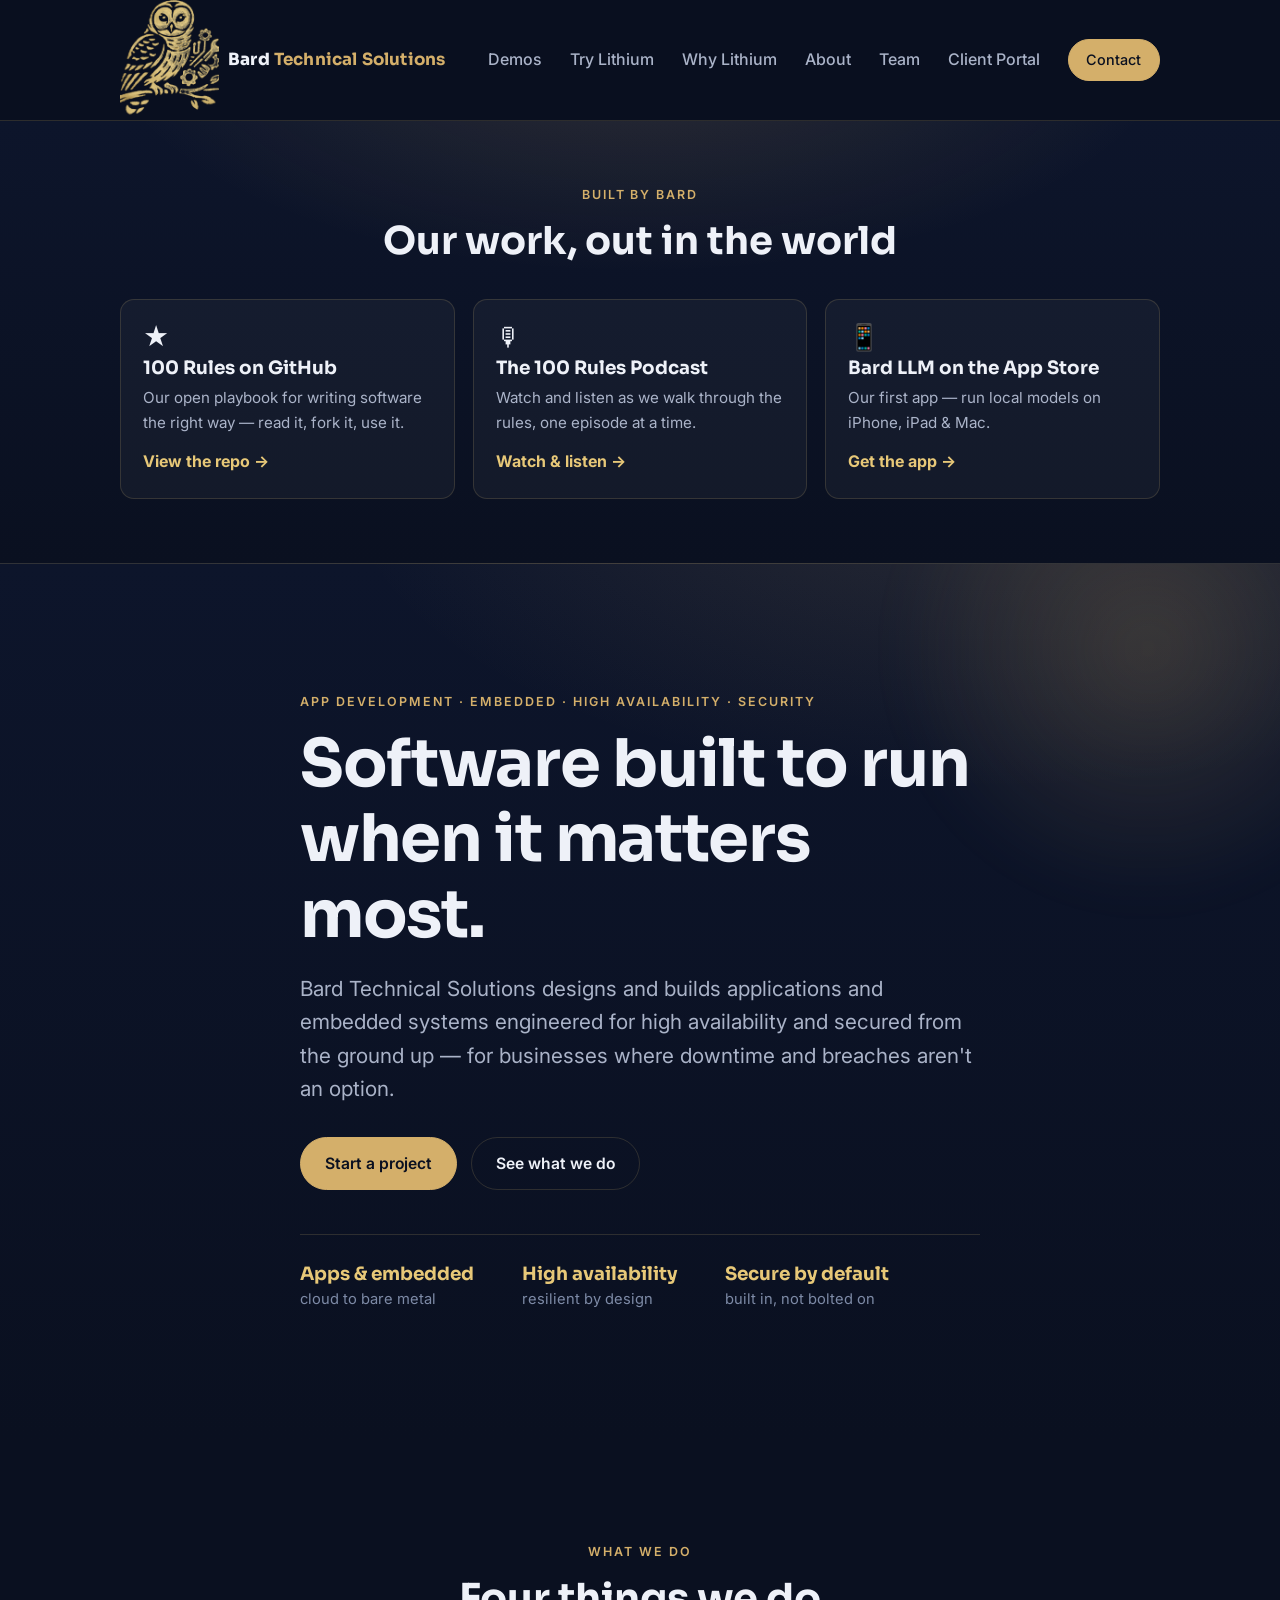
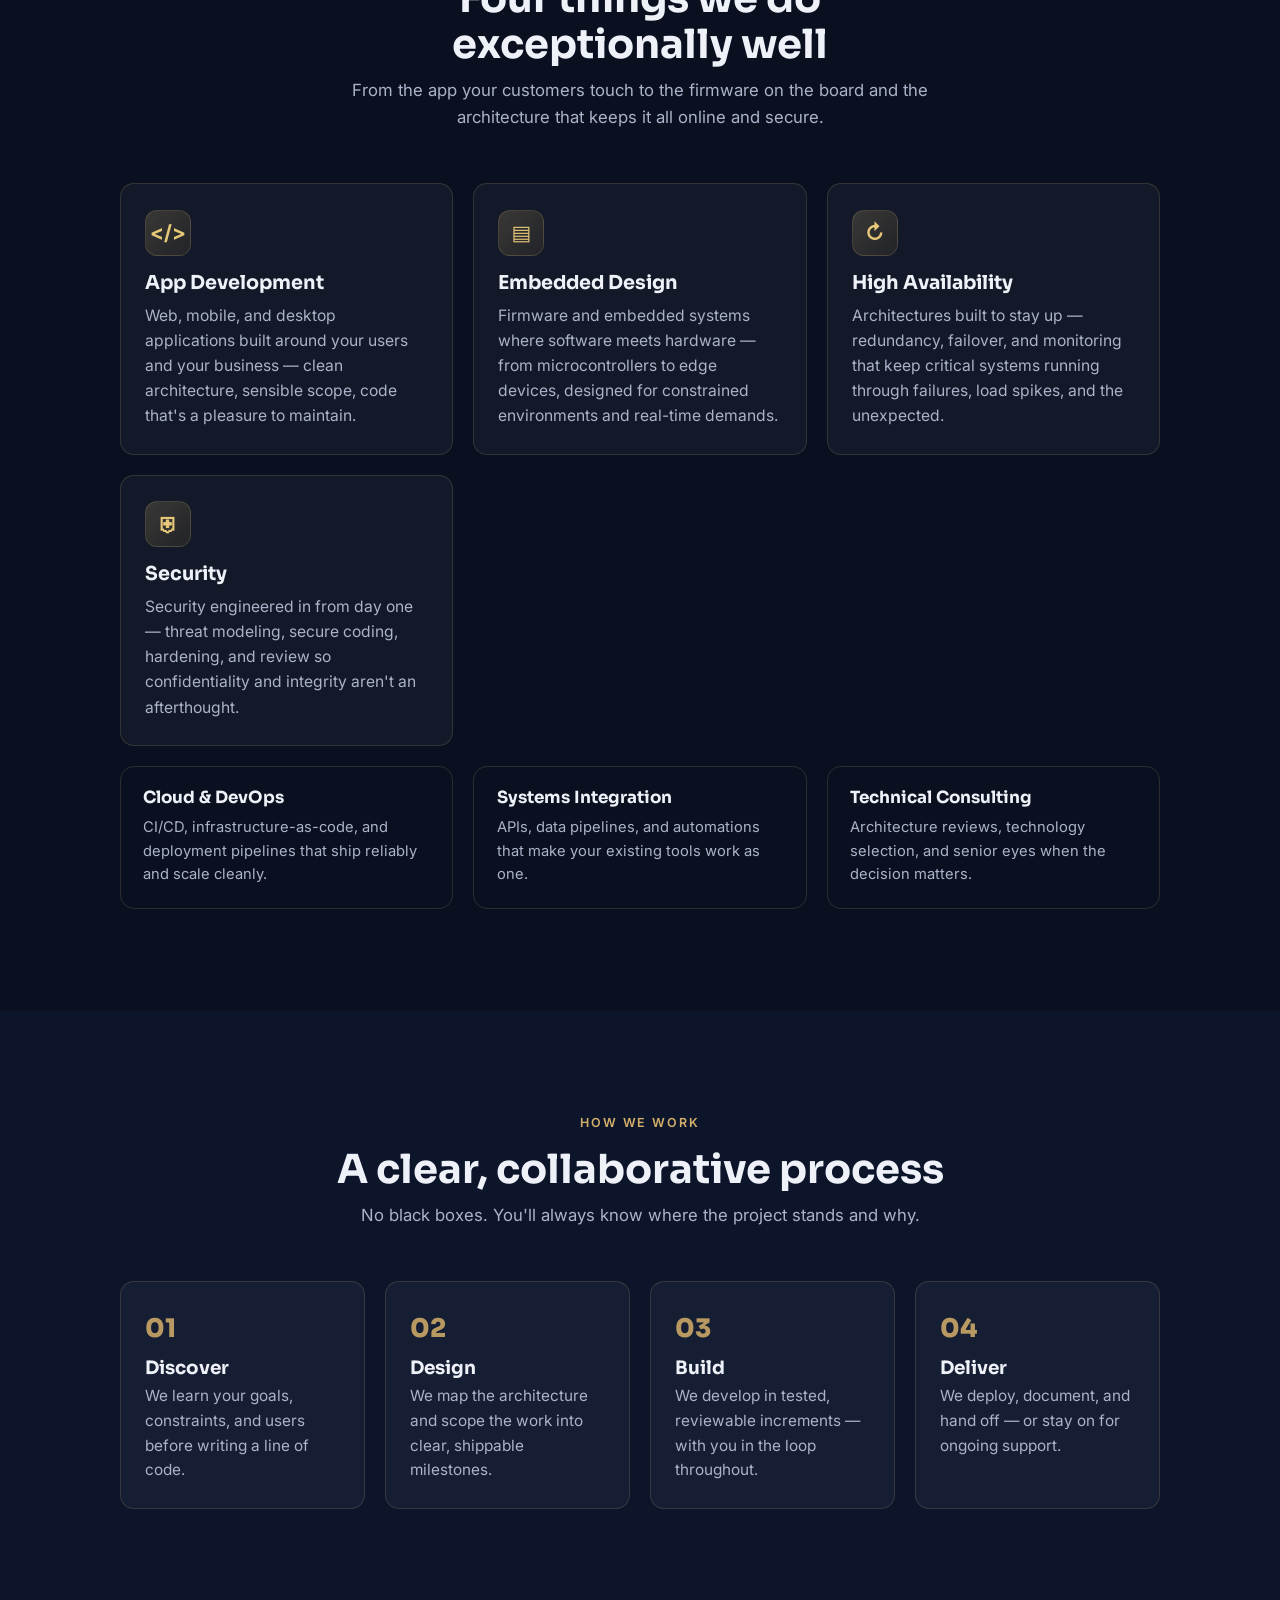
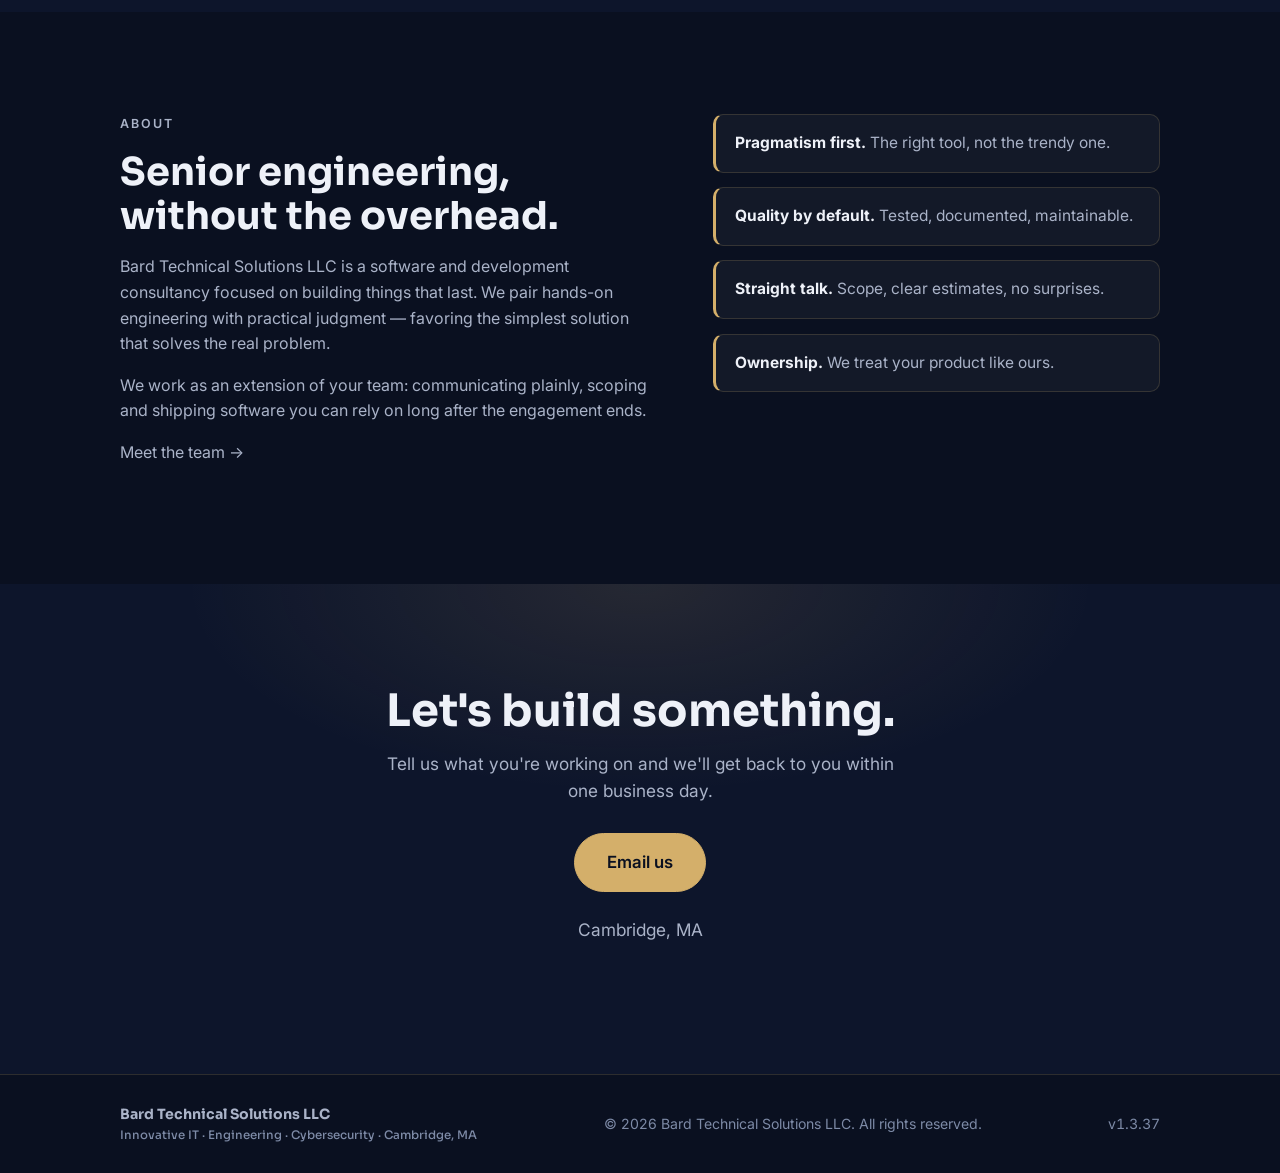
<file: index.html>
<!DOCTYPE html>
<html lang="en">
<head>
  <meta charset="UTF-8" />
  <meta name="viewport" content="width=device-width, initial-scale=1.0" />
  <title>Bard Technical Solutions LLC — App Development, Embedded, High Availability &amp; Security</title>
  <meta
    name="description"
    content="Bard Technical Solutions LLC delivers application development, embedded systems design, high-availability architecture, and security engineering for businesses that can't afford to fail."
  />
  <meta name="theme-color" content="#0b1220" />

  <!-- Open Graph / social preview -->
  <meta property="og:title" content="Bard Technical Solutions LLC" />
  <meta
    property="og:description"
    content="App development, embedded design, high availability, and security engineering."
  />
  <meta property="og:type" content="website" />

  <link rel="icon" href="assets/favicon.png" type="image/png" />
  <link rel="preconnect" href="https://fonts.googleapis.com" />
  <link rel="preconnect" href="https://fonts.gstatic.com" crossorigin />
  <link
    href="https://fonts.googleapis.com/css2?family=Inter:wght@400;500;600;700;800&family=Sora:wght@600;700;800&display=swap"
    rel="stylesheet"
  />
  <link rel="stylesheet" href="styles.css" />
</head>
<body>
  <a class="skip-link" href="#main">Skip to content</a>

  <!-- ============ Header / Nav ============ -->
  <header class="site-header" id="top">
    <div class="container nav">
      <a class="brand" href="#top" aria-label="Bard Technical Solutions home">
        <img class="brand__mark" src="assets/owl.png" width="99" height="120" alt="" aria-hidden="true" />
        <span class="brand__text">
          Bard<span class="brand__accent"> Technical Solutions</span>
        </span>
      </a>

      <button
        class="nav__toggle"
        aria-expanded="false"
        aria-controls="nav-menu"
        aria-label="Toggle navigation menu"
      >
        <span></span><span></span><span></span>
      </button>

      <nav id="nav-menu" class="nav__menu" aria-label="Primary">
        <a href="demos/">Demos</a>
        <a href="demo.html">Try Lithium</a>
        <a href="demos/why-trust-lithium/">Why Lithium</a>
        <a href="#about">About</a>
        <a href="team.html">Team</a>
        <a href="https://bard-portal-877819400319.us-central1.run.app">Client Portal</a>
        <a class="btn btn--small" href="#contact">Contact</a>
      </nav>
    </div>
  </header>

  <main id="main">
    <!-- ============ Splash / featured ============ -->
    <section class="splash">
      <div class="container">
        <p class="eyebrow">Built by Bard</p>
        <h2 class="splash__title">Our work, out in the world</h2>
        <div class="splash__grid">
          <a class="splash__card" href="https://github.com/edhaynes/eds-rules" target="_blank" rel="noopener">
            <span class="splash__icon" aria-hidden="true">★</span>
            <h3>100 Rules on GitHub</h3>
            <p>Our open playbook for writing software the right way — read it, fork it, use it.</p>
            <span class="splash__cta">View the repo →</span>
          </a>
          <a class="splash__card" href="https://www.youtube.com/@edwardhaynes364" target="_blank" rel="noopener">
            <span class="splash__icon" aria-hidden="true">🎙</span>
            <h3>The 100 Rules Podcast</h3>
            <p>Watch and listen as we walk through the rules, one episode at a time.</p>
            <span class="splash__cta">Watch &amp; listen →</span>
          </a>
          <a class="splash__card" href="https://apps.apple.com/app/bard-llm/id6772813533" target="_blank" rel="noopener">
            <span class="splash__icon" aria-hidden="true">📱</span>
            <h3>Bard LLM on the App Store</h3>
            <p>Our first app — run local models on iPhone, iPad &amp; Mac.</p>
            <span class="splash__cta">Get the app →</span>
          </a>
        </div>
      </div>
    </section>

    <!-- ============ Hero ============ -->
    <section class="hero">
      <div class="container hero__inner">
        <p class="eyebrow">App Development · Embedded · High Availability · Security</p>
        <h1 class="hero__title">
          Software built to run<br />when it matters most.
        </h1>
        <p class="hero__lede">
          Bard Technical Solutions designs and builds applications and embedded
          systems engineered for high availability and secured from the ground
          up — for businesses where downtime and breaches aren't an option.
        </p>
        <div class="hero__cta">
          <a class="btn" href="#contact">Start a project</a>
          <a class="btn btn--ghost" href="#services">See what we do</a>
        </div>
        <ul class="hero__stats" aria-label="At a glance">
          <li><strong>Apps &amp; embedded</strong><span>cloud to bare metal</span></li>
          <li><strong>High availability</strong><span>resilient by design</span></li>
          <li><strong>Secure by default</strong><span>built in, not bolted on</span></li>
        </ul>
      </div>
      <div class="hero__glow" aria-hidden="true"></div>
    </section>

    <!-- ============ Services ============ -->
    <section class="section" id="services">
      <div class="container">
        <header class="section__head">
          <p class="eyebrow">What we do</p>
          <h2>Four things we do exceptionally well</h2>
          <p class="section__sub">
            From the app your customers touch to the firmware on the board and the
            architecture that keeps it all online and secure.
          </p>
        </header>

        <div class="grid grid--cards">
          <article class="card card--pillar">
            <div class="card__icon" aria-hidden="true">&lt;/&gt;</div>
            <h3>App Development</h3>
            <p>
              Web, mobile, and desktop applications built around your users and
              your business — clean architecture, sensible scope, code that's a
              pleasure to maintain.
            </p>
          </article>

          <article class="card card--pillar">
            <div class="card__icon" aria-hidden="true">▤</div>
            <h3>Embedded Design</h3>
            <p>
              Firmware and embedded systems where software meets hardware — from
              microcontrollers to edge devices, designed for constrained
              environments and real-time demands.
            </p>
          </article>

          <article class="card card--pillar">
            <div class="card__icon" aria-hidden="true">↻</div>
            <h3>High Availability</h3>
            <p>
              Architectures built to stay up — redundancy, failover, and
              monitoring that keep critical systems running through failures,
              load spikes, and the unexpected.
            </p>
          </article>

          <article class="card card--pillar">
            <div class="card__icon" aria-hidden="true">⛨</div>
            <h3>Security</h3>
            <p>
              Security engineered in from day one — threat modeling, secure
              coding, hardening, and review so confidentiality and integrity
              aren't an afterthought.
            </p>
          </article>
        </div>

        <div class="grid grid--cards grid--secondary">
          <article class="card card--soft">
            <h3>Cloud &amp; DevOps</h3>
            <p>CI/CD, infrastructure-as-code, and deployment pipelines that ship reliably and scale cleanly.</p>
          </article>
          <article class="card card--soft">
            <h3>Systems Integration</h3>
            <p>APIs, data pipelines, and automations that make your existing tools work as one.</p>
          </article>
          <article class="card card--soft">
            <h3>Technical Consulting</h3>
            <p>Architecture reviews, technology selection, and senior eyes when the decision matters.</p>
          </article>
        </div>
      </div>
    </section>

    <!-- ============ Approach ============ -->
    <section class="section section--alt" id="approach">
      <div class="container">
        <header class="section__head">
          <p class="eyebrow">How we work</p>
          <h2>A clear, collaborative process</h2>
          <p class="section__sub">
            No black boxes. You'll always know where the project stands and why.
          </p>
        </header>

        <ol class="steps">
          <li class="step">
            <span class="step__num">01</span>
            <h3>Discover</h3>
            <p>We learn your goals, constraints, and users before writing a line of code.</p>
          </li>
          <li class="step">
            <span class="step__num">02</span>
            <h3>Design</h3>
            <p>We map the architecture and scope the work into clear, shippable milestones.</p>
          </li>
          <li class="step">
            <span class="step__num">03</span>
            <h3>Build</h3>
            <p>We develop in tested, reviewable increments — with you in the loop throughout.</p>
          </li>
          <li class="step">
            <span class="step__num">04</span>
            <h3>Deliver</h3>
            <p>We deploy, document, and hand off — or stay on for ongoing support.</p>
          </li>
        </ol>
      </div>
    </section>

    <!-- ============ About ============ -->
    <section class="section" id="about">
      <div class="container about">
        <div class="about__text">
          <p class="eyebrow">About</p>
          <h2>Senior engineering, without the overhead.</h2>
          <p>
            Bard Technical Solutions LLC is a software and development consultancy
            focused on building things that last. We pair hands-on engineering
            with practical judgment — favoring the simplest solution that solves
            the real problem.
          </p>
          <p>
            We work as an extension of your team: communicating plainly, scoping
            and shipping software you can rely on long after the
            engagement ends.
          </p>
          <p><a href="team.html">Meet the team →</a></p>
        </div>
        <ul class="about__values">
          <li><strong>Pragmatism first.</strong> The right tool, not the trendy one.</li>
          <li><strong>Quality by default.</strong> Tested, documented, maintainable.</li>
          <li><strong>Straight talk.</strong> Scope, clear estimates, no surprises.</li>
          <li><strong>Ownership.</strong> We treat your product like ours.</li>
        </ul>
      </div>
    </section>

    <!-- ============ Contact ============ -->
    <section class="section section--cta" id="contact">
      <div class="container cta">
        <h2>Let's build something.</h2>
        <p>
          Tell us what you're working on and we'll get back to you within one
          business day.
        </p>
        <div class="cta__actions">
          <a class="btn btn--lg" data-contact="email" href="#">Email us</a>
        </div>
        <p class="cta__fineprint" data-contact="address"></p>
      </div>
    </section>
  </main>

  <!-- ============ Footer ============ -->
  <footer class="site-footer">
    <div class="container footer">
      <span class="footer__brand">
        Bard Technical Solutions LLC
        <small style="display:block;font-weight:500;color:var(--text-faint);">Innovative IT · Engineering · Cybersecurity · Cambridge, MA</small>
      </span>
      <span class="footer__meta">
        © <span data-year></span> Bard Technical Solutions LLC. All rights reserved.
      </span>
      <span class="footer__version" data-version></span>
    </div>
  </footer>

  <script src="main.js"></script>
</body>
</html>
</file>
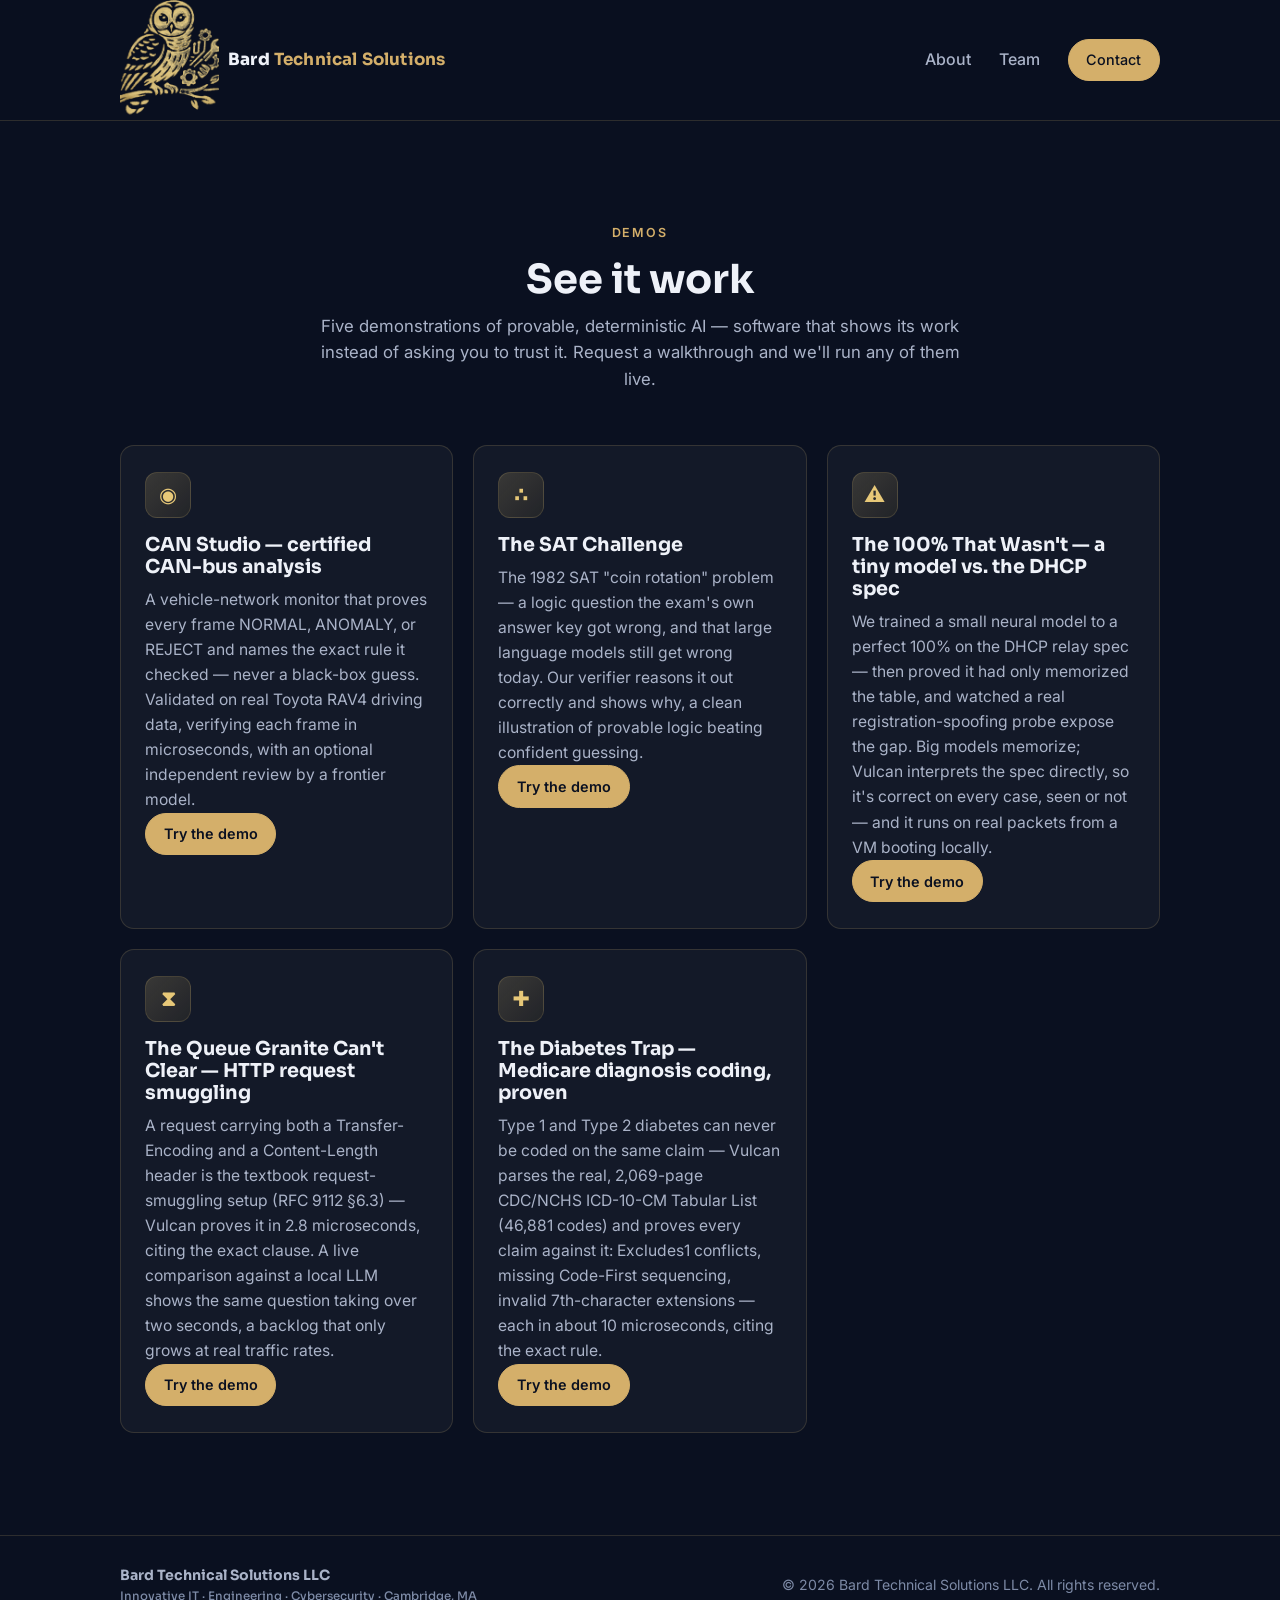
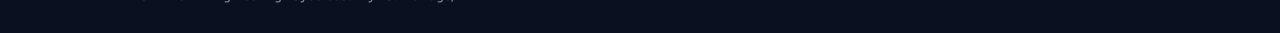
<file: demos/index.html>
<!DOCTYPE html>
<html lang="en">
<head>
  <meta charset="UTF-8" />
  <meta name="viewport" content="width=device-width, initial-scale=1.0" />
  <title>Demos — Bard Technical Solutions LLC</title>
  <meta name="description" content="Live demonstrations from Bard Technical Solutions: certified CAN-bus analysis and provable logic that catches what large language models miss." />
  <meta name="theme-color" content="#0b1220" />
  <link rel="icon" href="../assets/favicon.png" type="image/png" />
  <link rel="preconnect" href="https://fonts.googleapis.com" />
  <link rel="preconnect" href="https://fonts.gstatic.com" crossorigin />
  <link
    href="https://fonts.googleapis.com/css2?family=Inter:wght@400;500;600;700;800&family=Sora:wght@600;700;800&display=swap"
    rel="stylesheet"
  />
  <link rel="stylesheet" href="../styles.css" />
</head>
<body>
  <a class="skip-link" href="#main">Skip to content</a>

  <!-- ============ Header / Nav ============ -->
  <header class="site-header" id="top">
    <div class="container nav">
      <a class="brand" href="../" aria-label="Bard Technical Solutions home">
        <img class="brand__mark" src="../assets/owl.png" width="99" height="120" alt="" aria-hidden="true" />
        <span class="brand__text">
          Bard<span class="brand__accent"> Technical Solutions</span>
        </span>
      </a>
      <nav id="nav-menu" class="nav__menu" aria-label="Primary">
        <a href="../#about">About</a>
        <a href="../team.html">Team</a>
        <a class="btn btn--small" href="../#contact">Contact</a>
      </nav>
    </div>
  </header>

  <main id="main">
    <section class="section">
      <div class="container">
        <header class="section__head">
          <p class="eyebrow">Demos</p>
          <h2>See it work</h2>
          <p class="section__sub">
            Five demonstrations of provable, deterministic AI — software that shows its work
            instead of asking you to trust it. Request a walkthrough and we'll run any of them live.
          </p>
        </header>

        <div class="grid grid--cards">
          <!-- Demo 1 — CAN Studio -->
          <article class="card card--pillar">
            <div class="card__icon" aria-hidden="true">◉</div>
            <h3>CAN Studio — certified CAN-bus analysis</h3>
            <p>
              A vehicle-network monitor that proves every frame NORMAL, ANOMALY, or REJECT and names
              the exact rule it checked — never a black-box guess. Validated on real Toyota RAV4
              driving data, verifying each frame in microseconds, with an optional independent review
              by a frontier model.
            </p>
            <p><a class="btn btn--small" href="can/">Try the demo</a></p>
          </article>

          <!-- Demo 2 — The SAT Challenge -->
          <article class="card card--pillar">
            <div class="card__icon" aria-hidden="true">∴</div>
            <h3>The SAT Challenge</h3>
            <p>
              The 1982 SAT "coin rotation" problem — a logic question the exam's own answer key got
              wrong, and that large language models still get wrong today. Our verifier reasons it out
              correctly and shows why, a clean illustration of provable logic beating confident
              guessing.
            </p>
            <p><a class="btn btn--small" href="sat/">Try the demo</a></p>
          </article>

          <!-- Demo 3 — The 100% That Wasn't -->
          <article class="card card--pillar">
            <div class="card__icon" aria-hidden="true">⚠</div>
            <h3>The 100% That Wasn't — a tiny model vs. the DHCP spec</h3>
            <p>
              We trained a small neural model to a perfect 100% on the DHCP relay spec — then proved
              it had only memorized the table, and watched a real registration-spoofing probe expose
              the gap. Big models memorize; Vulcan interprets the spec directly, so it's correct on
              every case, seen or not — and it runs on real packets from a VM booting locally.
            </p>
            <p><a class="btn btn--small" href="dhcp/">Try the demo</a></p>
          </article>

          <!-- Demo 4 — HTTP request smuggling -->
          <article class="card card--pillar">
            <div class="card__icon" aria-hidden="true">⧗</div>
            <h3>The Queue Granite Can't Clear — HTTP request smuggling</h3>
            <p>
              A request carrying both a Transfer-Encoding and a Content-Length header is the textbook
              request-smuggling setup (RFC 9112 §6.3) — Vulcan proves it in 2.8 microseconds, citing the
              exact clause. A live comparison against a local LLM shows the same question taking over two
              seconds, a backlog that only grows at real traffic rates.
            </p>
            <p><a class="btn btn--small" href="http11/">Try the demo</a></p>
          </article>

          <!-- Demo 5 — ICD-10-CM claim conformance -->
          <article class="card card--pillar">
            <div class="card__icon" aria-hidden="true">✚</div>
            <h3>The Diabetes Trap — Medicare diagnosis coding, proven</h3>
            <p>
              Type 1 and Type 2 diabetes can never be coded on the same claim — Vulcan parses the
              real, 2,069-page CDC/NCHS ICD-10-CM Tabular List (46,881 codes) and proves every claim
              against it: Excludes1 conflicts, missing Code-First sequencing, invalid 7th-character
              extensions — each in about 10 microseconds, citing the exact rule.
            </p>
            <p><a class="btn btn--small" href="icd10cm/">Try the demo</a></p>
          </article>
        </div>
      </div>
    </section>
  </main>

  <!-- ============ Footer ============ -->
  <footer class="site-footer">
    <div class="container footer">
      <span class="footer__brand">
        Bard Technical Solutions LLC
        <small style="display:block;font-weight:500;color:var(--text-faint);">Innovative IT · Engineering · Cybersecurity · Cambridge, MA</small>
      </span>
      <span class="footer__meta">
        © <span data-year></span> Bard Technical Solutions LLC. All rights reserved.
      </span>
    </div>
  </footer>

  <script src="../main.js"></script>
</body>
</html>
</file>
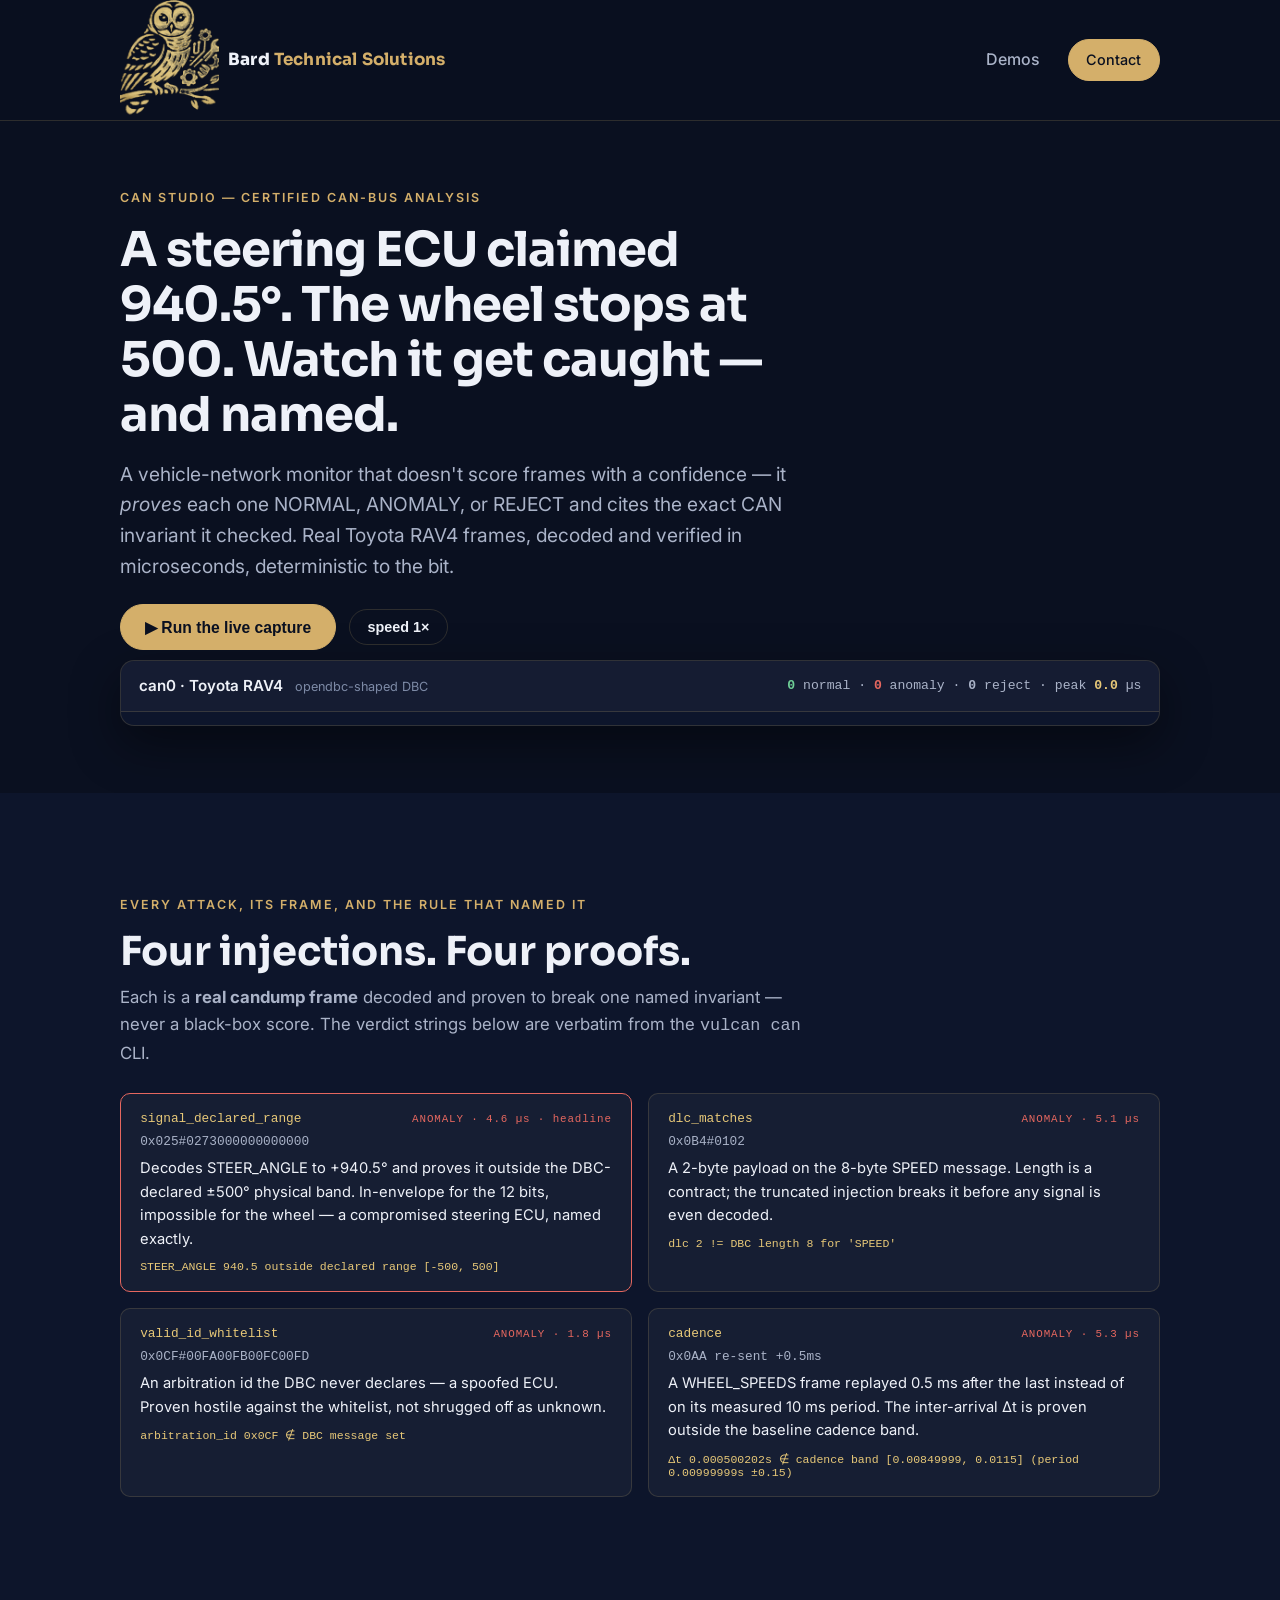
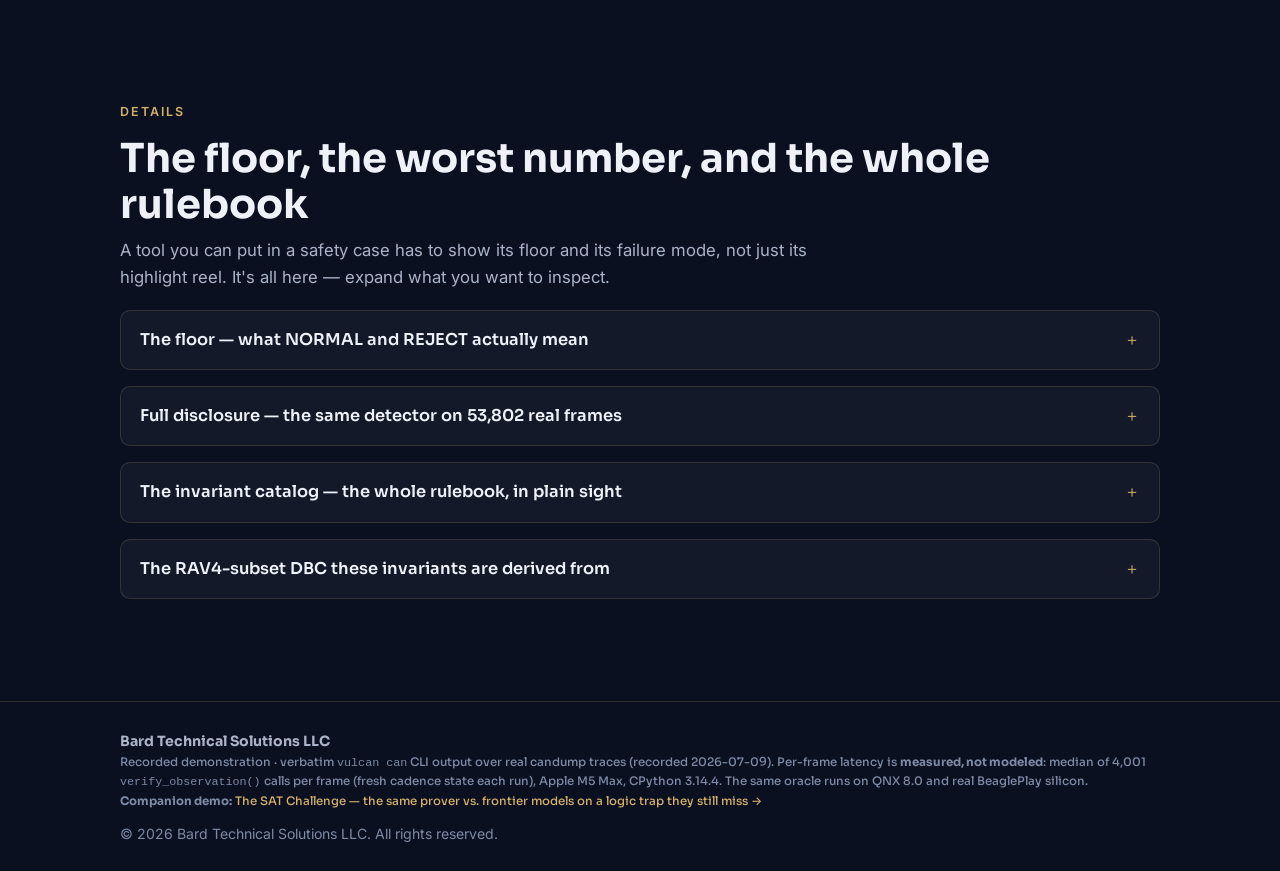
<file: demos/can/index.html>
<!DOCTYPE html>
<html lang="en">
<head>
  <meta charset="UTF-8" />
  <meta name="viewport" content="width=device-width, initial-scale=1.0" />
  <title>CAN Studio — certified CAN-bus analysis · Bard Technical Solutions</title>
  <meta name="description" content="A vehicle-network monitor that proves every CAN frame NORMAL, ANOMALY, or REJECT and names the exact rule it checked — validated on real Toyota RAV4 data." />
  <meta name="theme-color" content="#0a1020" />
  <link rel="icon" href="../../assets/favicon.png" type="image/png" />
  <link rel="preconnect" href="https://fonts.googleapis.com" />
  <link rel="preconnect" href="https://fonts.gstatic.com" crossorigin />
  <link
    href="https://fonts.googleapis.com/css2?family=Inter:wght@400;500;600;700;800&family=Sora:wght@600;700;800&display=swap"
    rel="stylesheet"
  />
  <link rel="stylesheet" href="../../styles.css" />
  <style>
    /* CAN Studio demo — brand-token-scoped interactive styles */
    :root {
      --mono: ui-monospace, SFMono-Regular, Menlo, "Cascadia Code", monospace;
      --ok: #6fcf97; --bad: #e5675f; --rule: var(--gold-300);
    }
    .can-hero { padding-block: clamp(2.6rem, 6vw, 4.2rem); }
    .can-hero h1 { font-size: clamp(1.8rem, 4.2vw, 3rem); letter-spacing: -0.02em; max-width: 18ch; }
    .can-hero .can-lede { color: var(--text-muted); font-size: clamp(1.02rem, 1.8vw, 1.2rem); max-width: 60ch; margin-top: 1rem; }

    .can-controls { display: flex; gap: 0.8rem; align-items: center; flex-wrap: wrap; margin: 1.4rem 0 0.6rem; }
    .can-clock { font: 0.85rem var(--mono); color: var(--text-faint); }

    .monitor { border: 1px solid var(--border); border-radius: var(--radius); background: var(--navy-800); overflow: hidden; box-shadow: var(--shadow); }
    .monhead { display: flex; justify-content: space-between; align-items: center; gap: 1rem; flex-wrap: wrap;
               padding: 0.8rem 1.1rem; background: rgba(255,255,255,0.03); border-bottom: 1px solid var(--border); }
    .monhead .lanename { font-weight: 600; font-size: 0.95rem; }
    .monhead .lanename small { color: var(--text-faint); font-weight: 400; margin-left: 0.5rem; }
    .stat { font: 0.82rem var(--mono); color: var(--text-muted); }
    .stat b { font-variant-numeric: tabular-nums; }
    .stat b.ok { color: var(--ok); } .stat b.bad { color: var(--bad); } .stat b.us { color: var(--rule); }
    .row .rus { color: var(--rule); font-size: 0.72rem; }

    .stream { max-height: 380px; overflow-y: auto; padding: 0.4rem 0; }
    .row { display: grid; grid-template-columns: 62px 46px 148px 1fr; gap: 0.7rem; align-items: baseline;
           padding: 0.4rem 1.1rem; font: 0.8rem/1.5 var(--mono); border-left: 3px solid transparent; }
    @media (max-width: 640px) { .row { grid-template-columns: 52px 42px 1fr; } .row .rdecode { display: none; } }
    .row .rt { color: var(--text-faint); }
    .row .rid { color: var(--text-muted); }
    .row .rmsg { color: var(--text); }
    .row .rverdict { font-weight: 600; }
    .row.ok { border-left-color: rgba(111,207,151,0.5); }
    .row.ok .rverdict { color: var(--ok); }
    .row.bad { border-left-color: var(--bad); background: rgba(229,103,95,0.07); }
    .row.bad .rverdict { color: var(--bad); }
    .row .rule { color: var(--rule); }
    .row.flash { animation: canflash 0.9s ease-out; }
    @keyframes canflash { from { background: rgba(229,103,95,0.34); } to { background: rgba(229,103,95,0.07); } }
    .rdecode { grid-column: 3 / 5; color: var(--text-faint); font-size: 0.72rem; margin-top: -0.25rem; }

    .callout { display: none; margin-top: 1.1rem; border: 1px solid var(--bad); border-radius: var(--radius);
               padding: 1.1rem 1.2rem; background: rgba(229,103,95,0.06); }
    .callout .k { font: 0.72rem var(--mono); color: var(--bad); letter-spacing: 0.12em; text-transform: uppercase; }
    .callout .big { font-size: 1.15rem; font-family: var(--font-display); margin: 0.35rem 0 0.1rem; }
    .callout .rulepill { display: inline-block; font: 0.75rem var(--mono); color: var(--rule);
                         border: 1px solid var(--rule); border-radius: 6px; padding: 0.15rem 0.55rem; margin-top: 0.5rem; }
    .callout .frm { font: 0.78rem var(--mono); color: var(--text-muted); margin-top: 0.55rem; }

    .exhibits { display: grid; grid-template-columns: 1fr 1fr; gap: 1rem; margin-top: 0.4rem; }
    @media (max-width: 720px) { .exhibits { grid-template-columns: 1fr; } }
    .ex { border: 1px solid var(--border); border-radius: var(--radius-sm); padding: 1.1rem 1.2rem; background: var(--surface); }
    .ex.headline { border-color: var(--bad); }
    .ex .exhead { display: flex; justify-content: space-between; align-items: baseline; gap: 0.6rem; }
    .ex .rule { font: 0.8rem var(--mono); color: var(--rule); }
    .ex .verd { font: 0.68rem var(--mono); color: var(--bad); letter-spacing: 0.08em; }
    .ex .frm { font: 0.8rem var(--mono); color: var(--text-muted); margin: 0.5rem 0; word-break: break-all; }
    .ex .why { font-size: 0.92rem; color: var(--text); }
    .ex .canon { font: 0.72rem var(--mono); color: var(--rule); margin-top: 0.55rem; }

    details.can-det { border: 1px solid var(--border); border-radius: var(--radius-sm); background: var(--surface);
                      margin-top: 1rem; padding: 0 1.2rem; }
    details.can-det > summary { cursor: pointer; padding: 1rem 0; font-family: var(--font-display); font-weight: 600;
                                font-size: 1.02rem; list-style: none; display: flex; justify-content: space-between; align-items: center; }
    details.can-det > summary::-webkit-details-marker { display: none; }
    details.can-det > summary::after { content: "＋"; color: var(--accent); font-weight: 400; }
    details.can-det[open] > summary::after { content: "－"; }
    details.can-det .det-body { padding-bottom: 1.2rem; }
    details.can-det .det-body p { color: var(--text-muted); font-size: 0.95rem; margin-top: 0.6rem; }

    table.dist { width: 100%; border-collapse: collapse; font: 0.82rem var(--mono); margin-top: 0.4rem; }
    table.dist th, table.dist td { text-align: left; padding: 0.4rem 0.5rem; border-bottom: 1px solid var(--border); }
    table.dist td.n { text-align: right; color: var(--text-muted); }
    .bar { height: 7px; border-radius: 4px; background: rgba(255,255,255,0.06); overflow: hidden; margin-top: 0.15rem; }
    .bar > i { display: block; height: 100%; background: var(--accent); }

    .catalog { display: grid; grid-template-columns: 190px 1fr; gap: 0.4rem 1rem; font-size: 0.9rem; margin-top: 0.6rem; }
    @media (max-width: 560px) { .catalog { grid-template-columns: 1fr; gap: 0.1rem 0; } .catalog .inv { margin-top: 0.6rem; } }
    .catalog .inv { font: 0.8rem var(--mono); color: var(--ok); }
    .catalog .d { color: var(--text-muted); }
    .code-block { font: 0.78rem/1.6 var(--mono); margin-top: 0.7rem; padding: 0.9rem 1rem; background: var(--navy-900);
                  border: 1px solid var(--border); border-radius: var(--radius-sm); white-space: pre-wrap; color: var(--text-muted); }
    .mono-list { font: 0.8rem/1.8 var(--mono); margin-top: 0.6rem; }
  </style>
</head>
<body>
  <a class="skip-link" href="#main">Skip to content</a>

  <!-- ============ Header / Nav ============ -->
  <header class="site-header" id="top">
    <div class="container nav">
      <a class="brand" href="../../" aria-label="Bard Technical Solutions home">
        <img class="brand__mark" src="../../assets/owl.png" width="99" height="120" alt="" aria-hidden="true" />
        <span class="brand__text">
          Bard<span class="brand__accent"> Technical Solutions</span>
        </span>
      </a>
      <nav id="nav-menu" class="nav__menu" aria-label="Primary">
        <a href="../">Demos</a>
        <a class="btn btn--small" href="../../#contact">Contact</a>
      </nav>
    </div>
  </header>

  <main id="main">
    <!-- ============ Hero ============ -->
    <section class="section can-hero">
      <div class="container">
        <p class="eyebrow">CAN Studio — certified CAN-bus analysis</p>
        <h1>A steering ECU claimed 940.5°. The wheel stops at 500. Watch it get caught — and named.</h1>
        <p class="can-lede">
          A vehicle-network monitor that doesn't score frames with a confidence — it
          <em>proves</em> each one NORMAL, ANOMALY, or REJECT and cites the exact CAN invariant
          it checked. Real Toyota RAV4 frames, decoded and verified in microseconds, deterministic
          to the bit.
        </p>

        <div class="can-controls">
          <button class="btn" id="playBtn">▶ Run the live capture</button>
          <button class="btn btn--ghost btn--small" id="speedBtn">speed 1×</button>
          <span class="can-clock" id="clock"></span>
        </div>

        <div class="monitor">
          <div class="monhead">
            <span class="lanename">can0 · Toyota RAV4 <small id="dbcname">opendbc-shaped DBC</small></span>
            <span class="stat">
              <b class="ok" id="cNormal">0</b> normal ·
              <b class="bad" id="cAnom">0</b> anomaly ·
              <b id="cRej">0</b> reject ·
              peak <b class="us" id="cMax">0.0</b> µs
            </span>
          </div>
          <div class="stream" id="stream"></div>
        </div>

        <div class="callout" id="callout">
          <div class="k">Anomaly — proven, not guessed</div>
          <div class="big" id="coBig"></div>
          <div class="rulepill" id="coRule"></div>
          <div class="frm" id="coFrm"></div>
        </div>
      </div>
    </section>

    <!-- ============ Attacks ============ -->
    <section class="section section--alt">
      <div class="container">
        <div class="section__head" style="text-align:left; max-width:none; margin-bottom:1.6rem">
          <p class="eyebrow">Every attack, its frame, and the rule that named it</p>
          <h2>Four injections. Four proofs.</h2>
          <p class="section__sub" style="max-width:64ch">
            Each is a <strong>real candump frame</strong> decoded and proven to break one named
            invariant — never a black-box score. The verdict strings below are verbatim from the
            <code>vulcan can</code> CLI.
          </p>
        </div>
        <div class="exhibits" id="exhibits"></div>
      </div>
    </section>

    <!-- ============ Details (deep content, collapsed) ============ -->
    <section class="section">
      <div class="container">
        <div class="section__head" style="text-align:left; max-width:none; margin-bottom:1.2rem">
          <p class="eyebrow">Details</p>
          <h2>The floor, the worst number, and the whole rulebook</h2>
          <p class="section__sub" style="max-width:64ch">
            A tool you can put in a safety case has to show its floor and its failure mode, not
            just its highlight reel. It's all here — expand what you want to inspect.
          </p>
        </div>

        <details class="can-det">
          <summary>The floor — what NORMAL and REJECT actually mean</summary>
          <div class="det-body">
            <p><strong style="color:var(--ok)">NORMAL</strong> isn't the absence of a flag — it's
            a completed proof of conformance. A clean RAV4 window, every applicable invariant proven
            to hold (counts grow per-ID as each cadence window accrues):</p>
            <div class="mono-list" style="color:var(--ok)">
              frame 1&nbsp; 0x0B4 SPEED&nbsp; NORMAL — all 5 invariants hold<br>
              frame 3&nbsp; 0x0B4 SPEED&nbsp; NORMAL — all 6 invariants hold<br>
              frame 8&nbsp; 0x0AA WHEEL_SPEEDS&nbsp; NORMAL — all 5 invariants hold
            </div>
            <p style="margin-top:1rem"><strong style="color:var(--rule)">REJECT</strong> is reserved
            for the genuinely uncheckable — ask it something outside the CAN claim grammar and it
            refuses rather than bluff. (An unknown arbitration id is a proven ANOMALY, not a shrug.)</p>
            <div class="mono-list" style="color:var(--rule)">
              query "this frame is beautiful" → REJECT — subjective marker: 'beautiful'<br>
              query "the door is open" → REJECT — objective but not a CAN claim
            </div>
          </div>
        </details>

        <details class="can-det">
          <summary>Full disclosure — the same detector on 53,802 real frames</summary>
          <div class="det-body">
            <p>The scenarios above are proofs against a curated DBC. This is the detector's first
            run on a <strong>real, nominal</strong> on-road capture (comma2k19, Toyota RAV4). No
            injected attacks — so <strong>every flag here is a false positive, and we say so.</strong></p>
            <div class="grid" style="grid-template-columns:1fr 1fr; gap:1.4rem; margin-top:1rem">
              <div>
                <p class="eyebrow" style="margin-bottom:0.4rem">Verdict distribution</p>
                <table class="dist">
                  <tr><th>Verdict</th><th class="n">Count</th><th class="n">Share</th></tr>
                  <tr><td style="color:var(--ok)">NORMAL</td><td class="n">21,573</td><td class="n">40.1%</td></tr>
                  <tr><td style="color:var(--bad)">ANOMALY</td><td class="n">32,229</td><td class="n">59.9%</td></tr>
                  <tr><td style="color:var(--rule)">REJECT</td><td class="n">0</td><td class="n">0.0%</td></tr>
                </table>
              </div>
              <div>
                <p class="eyebrow" style="margin-bottom:0.4rem">Anomalies by first-failing invariant</p>
                <div id="fpBars"></div>
              </div>
            </div>
            <p style="margin-top:1rem"><strong>The number that matters: 40.8% false positives on
            known-DBC ids.</strong> The catalog was tuned on synthetic data and is too strict for a
            messy real bus — the open DBC maps only 31 of the 90 ids seen, so undocumented-but-benign
            ECUs trip <code>valid_id_whitelist</code> by construction, and real timing jitter
            over-trips <code>cadence</code>. Every verdict is still a <em>sound proof against the
            catalog</em>; the fix is a baseline-observed whitelist and measured cadence bands, not a
            softer model. That gap is tracked openly.</p>
          </div>
        </details>

        <details class="can-det">
          <summary>The invariant catalog — the whole rulebook, in plain sight</summary>
          <div class="det-body">
            <p>There is no hidden model weight deciding a verdict. Every frame is checked against
            this fixed, ordered catalog of decidable CAN invariants; the first one that fails names
            the anomaly.</p>
            <div class="catalog" id="catalog"></div>
          </div>
        </details>

        <details class="can-det">
          <summary>The RAV4-subset DBC these invariants are derived from</summary>
          <div class="det-body">
            <div class="code-block">BO_ 180 SPEED: 8
 SG_ SPEED : 0|16@1+ (0.01,0) [0|655.35] "km/h"
BO_ 170 WHEEL_SPEEDS: 8
 SG_ WHEEL_SPEED_FR : 0|16@1+ (0.01,-67.67) [0|250] "km/h"
BO_ 37 STEER_ANGLE_SENSOR: 8
 SG_ STEER_ANGLE : 3|12@0- (1.5,0) [-500|500] "deg"
BO_ 452 ENGINE_RPM: 8
 SG_ RPM : 8|16@1+ (0.78125,0) [0|16383.75] ""</div>
          </div>
        </details>
      </div>
    </section>
  </main>

  <!-- ============ Footer ============ -->
  <footer class="site-footer">
    <div class="container footer">
      <span class="footer__brand">
        Bard Technical Solutions LLC
        <small style="display:block;font-weight:500;color:var(--text-faint);">
          Recorded demonstration · verbatim <code>vulcan can</code> CLI output over real candump traces (recorded <span id="stamp"></span>).
          Per-frame latency is <strong>measured, not modeled</strong>: median of 4,001 <code>verify_observation()</code> calls
          per frame (fresh cadence state each run), Apple M5 Max, CPython 3.14.4. The same oracle runs on QNX 8.0 and real BeaglePlay silicon.
          <br><strong>Companion demo:</strong> <a href="/demos/sat/" style="color:var(--accent)">The SAT Challenge — the same prover vs. frontier models on a logic trap they still miss →</a>
        </small>
      </span>
      <span class="footer__meta">
        © <span data-year></span> Bard Technical Solutions LLC. All rights reserved.
      </span>
    </div>
  </footer>

  <script src="../../main.js"></script>
  <script>
  // ---------- recorded trace (verbatim from `vulcan can` CLI, 2026-07-09) ----------
  const TRACE = {
    recorded: "2026-07-09",
    frames: [
      {t:0.000, id:"0B4", msg:"SPEED",              data:"E8030000000000A7", decode:"SPEED 10.00 km/h",         v:"NORMAL",  us:5.9, detail:"all 5 invariants hold"},
      {t:0.005, id:"0AA", msg:"WHEEL_SPEEDS",       data:"7F410C8000000000", decode:"WHEEL_SPEED_FR 100.0 km/h", v:"NORMAL",  us:4.3, detail:"all 4 invariants hold"},
      {t:0.010, id:"0B4", msg:"SPEED",              data:"E8030000000000A7", decode:"SPEED 10.00 km/h",         v:"NORMAL",  us:6.3, detail:"all 6 invariants hold"},
      {t:0.015, id:"0AA", msg:"WHEEL_SPEEDS",       data:"7F410C8000000000", decode:"WHEEL_SPEED_FR 100.0 km/h", v:"NORMAL",  us:5.2, detail:"all 5 invariants hold"},
      {t:0.020, id:"0B4", msg:"SPEED",              data:"E8030000000000A7", decode:"SPEED 10.00 km/h",         v:"NORMAL",  us:6.0, detail:"all 6 invariants hold"},
      {t:0.025, id:"0AA", msg:"WHEEL_SPEEDS",       data:"7F410C8000000000", decode:"WHEEL_SPEED_FR 100.0 km/h", v:"NORMAL",  us:5.1, detail:"all 5 invariants hold"},
      {t:0.030, id:"0B4", msg:"SPEED",              data:"E8030000000000A7", decode:"SPEED 10.00 km/h",         v:"NORMAL",  us:6.0, detail:"all 6 invariants hold"},
      {t:0.035, id:"0AA", msg:"WHEEL_SPEEDS",       data:"7F410C8000000000", decode:"WHEEL_SPEED_FR 100.0 km/h", v:"NORMAL",  us:5.1, detail:"all 5 invariants hold"},

      {t:0.100, id:"025", msg:"STEER_ANGLE_SENSOR", data:"0273000000000000", decode:"STEER_ANGLE 940.5°",       v:"ANOMALY", us:4.6, inv:"signal_declared_range", detail:"STEER_ANGLE 940.5 outside declared range [-500, 500]", headline:true},
      {t:0.200, id:"0B4", msg:"SPEED",              data:"0102",             decode:"dlc 2 (want 8)",            v:"ANOMALY", us:5.1, inv:"dlc_matches",           detail:"dlc 2 != DBC length 8 for 'SPEED'"},
      {t:0.300, id:"0CF", msg:"?",                  data:"00FA00FB00FC00FD", decode:"undeclared id",             v:"ANOMALY", us:1.8, inv:"valid_id_whitelist",    detail:"arbitration_id 0x0CF ∉ DBC message set"},

      {t:0.400, id:"0AA", msg:"WHEEL_SPEEDS",       data:"7F410C8000000000", decode:"WHEEL_SPEED_FR 100.0 km/h", v:"NORMAL",  us:4.9, detail:"all 4 invariants hold"},
      {t:0.410, id:"0AA", msg:"WHEEL_SPEEDS",       data:"7F410C8000000000", decode:"WHEEL_SPEED_FR 100.0 km/h", v:"NORMAL",  us:5.5, detail:"all 5 invariants hold"},
      {t:0.4105,id:"0AA", msg:"WHEEL_SPEEDS",       data:"7F410C8000000000", decode:"replayed +0.5ms",           v:"ANOMALY", us:5.3, inv:"cadence",               detail:"Δt 0.000500202s ∉ cadence band [0.00849999, 0.0115] (period 0.00999999s ±0.15)"},
    ],
    exhibits: [
      {inv:"signal_declared_range", headline:true, frame:"0x025#0273000000000000", us:4.6,
       why:"Decodes STEER_ANGLE to +940.5° and proves it outside the DBC-declared ±500° physical band. In-envelope for the 12 bits, impossible for the wheel — a compromised steering ECU, named exactly."},
      {inv:"dlc_matches", frame:"0x0B4#0102", us:5.1,
       why:"A 2-byte payload on the 8-byte SPEED message. Length is a contract; the truncated injection breaks it before any signal is even decoded."},
      {inv:"valid_id_whitelist", frame:"0x0CF#00FA00FB00FC00FD", us:1.8,
       why:"An arbitration id the DBC never declares — a spoofed ECU. Proven hostile against the whitelist, not shrugged off as unknown."},
      {inv:"cadence", frame:"0x0AA re-sent +0.5ms", us:5.3,
       why:"A WHEEL_SPEEDS frame replayed 0.5 ms after the last instead of on its measured 10 ms period. The inter-arrival Δt is proven outside the baseline cadence band."},
    ],
    realtrace_fp: [
      {inv:"valid_id_whitelist",    count:17363, share:53.9},
      {inv:"cadence",               count:7899,  share:24.5},
      {inv:"signal_declared_range", count:5468,  share:17.0},
      {inv:"dlc_matches",           count:1499,  share:4.7},
    ],
    catalog: [
      ["valid_id_whitelist",    "Arbitration id must be a message the DBC declares."],
      ["dlc_matches",           "Frame length (DLC) must equal the DBC-declared message length."],
      ["signal_range",          "Each signal must fit the envelope its bit-width can represent."],
      ["signal_declared_range", "Each decoded signal must sit within the DBC's declared [min|max] physical band."],
      ["cadence",               "Inter-arrival Δt must fall within the baseline-measured period band."],
      ["counter_monotonic",     "Counter-bearing frames must advance their counter — replays don't."],
      ["checksum",              "Frames carrying a checksum must satisfy it."],
    ],
  };

  // ---------- attack exhibits ----------
  const exEl = document.getElementById('exhibits');
  for (const ex of TRACE.exhibits) {
    const d = document.createElement('div');
    d.className = 'ex' + (ex.headline ? ' headline' : '');
    const detail = TRACE.frames.find(f => f.inv === ex.inv)?.detail || '';
    d.innerHTML =
      '<div class="exhead"><span class="rule">' + ex.inv + '</span>' +
      '<span class="verd">ANOMALY · ' + ex.us.toFixed(1) + ' µs' + (ex.headline ? ' · headline' : '') + '</span></div>' +
      '<div class="frm">' + ex.frame + '</div>' +
      '<div class="why">' + ex.why + '</div>' +
      '<div class="canon">' + detail + '</div>';
    exEl.appendChild(d);
  }

  // ---------- false-positive bars ----------
  const fpEl = document.getElementById('fpBars');
  for (const r of TRACE.realtrace_fp) {
    const row = document.createElement('div');
    row.style.marginBottom = '0.6rem';
    row.innerHTML =
      '<div style="display:flex; justify-content:space-between; font:0.8rem var(--mono)">' +
      '<span style="color:var(--text-muted)">' + r.inv + '</span>' +
      '<span style="color:var(--text-faint)">' + r.count.toLocaleString() + ' · ' + r.share + '%</span></div>' +
      '<div class="bar"><i style="width:' + r.share + '%"></i></div>';
    fpEl.appendChild(row);
  }

  // ---------- invariant catalog ----------
  const catEl = document.getElementById('catalog');
  for (const [inv, desc] of TRACE.catalog) {
    const a = document.createElement('div'); a.className = 'inv'; a.textContent = inv;
    const b = document.createElement('div'); b.className = 'd';   b.textContent = desc;
    catEl.appendChild(a); catEl.appendChild(b);
  }

  document.getElementById('stamp').textContent = TRACE.recorded;

  // ---------- live capture replay ----------
  let speed = 1, playing = false;
  const streamEl = document.getElementById('stream');
  const playBtn = document.getElementById('playBtn');
  const speedBtn = document.getElementById('speedBtn');
  const clockEl = document.getElementById('clock');
  const callout = document.getElementById('callout');
  let nNormal = 0, nAnom = 0, nRej = 0, maxUs = 0;

  speedBtn.onclick = () => {
    speed = speed === 1 ? 8 : 1;
    speedBtn.textContent = 'speed ' + speed + '×';
  };

  function reset() {
    streamEl.innerHTML = ''; nNormal = nAnom = nRej = 0; maxUs = 0;
    document.getElementById('cNormal').textContent = '0';
    document.getElementById('cAnom').textContent = '0';
    document.getElementById('cRej').textContent = '0';
    document.getElementById('cMax').textContent = '0.0';
    callout.style.display = 'none';
  }

  function emit(f) {
    const cls = f.v === 'ANOMALY' ? 'bad' : f.v === 'REJECT' ? 'reject' : 'ok';
    const row = document.createElement('div');
    row.className = 'row ' + cls + (f.v === 'ANOMALY' ? ' flash' : '');
    const verdictBody = f.v === 'NORMAL'
      ? 'NORMAL — ' + f.detail
      : f.v + (f.inv ? ' — <span class="rule">' + f.inv + '</span>: ' + f.detail : ' — ' + f.detail);
    const usTag = f.us ? ' <span class="rus">[' + f.us.toFixed(1) + ' µs]</span>' : '';
    const verdictText = verdictBody + usTag;
    row.innerHTML =
      '<span class="rt">' + f.t.toFixed(3) + 's</span>' +
      '<span class="rid">0x' + f.id + '</span>' +
      '<span class="rmsg">' + f.msg + '</span>' +
      '<span class="rverdict">' + verdictText + '</span>' +
      '<span class="rdecode">└ ' + f.data + '  ·  ' + f.decode + '</span>';
    streamEl.appendChild(row);
    streamEl.scrollTop = streamEl.scrollHeight;

    if (f.v === 'NORMAL') nNormal++; else if (f.v === 'ANOMALY') nAnom++; else nRej++;
    if (f.us && f.us > maxUs) { maxUs = f.us; document.getElementById('cMax').textContent = maxUs.toFixed(1); }
    document.getElementById('cNormal').textContent = nNormal;
    document.getElementById('cAnom').textContent = nAnom;
    document.getElementById('cRej').textContent = nRej;

    if (f.v === 'ANOMALY') {
      document.getElementById('coBig').textContent =
        '0x' + f.id + ' ' + (f.msg === '?' ? '' : f.msg) + ' — ' + f.detail;
      document.getElementById('coRule').textContent = 'invariant: ' + f.inv;
      document.getElementById('coFrm').textContent =
        'frame  ' + f.data + '   ·   ' + f.decode + '   ·   proven in ' + f.us.toFixed(1) + ' µs — deterministic to the bit';
      callout.style.display = 'block';
    }
  }

  playBtn.onclick = () => {
    if (playing) return;
    playing = true; playBtn.disabled = true; playBtn.textContent = '▶ running…';
    reset();
    const t0 = performance.now();
    let i = 0;
    (function step(now) {
      const elapsed = (now - t0) / 1000 * speed;
      clockEl.textContent = 't = ' + elapsed.toFixed(2) + 's';
      while (i < TRACE.frames.length && TRACE.frames[i].t <= elapsed) {
        emit(TRACE.frames[i]); i++;
      }
      if (i < TRACE.frames.length) { requestAnimationFrame(step); }
      else {
        clockEl.textContent = 'done · ' + nNormal + ' NORMAL · ' + nAnom + ' ANOMALY caught';
        playing = false; playBtn.disabled = false; playBtn.textContent = '▶ Replay the capture';
      }
    })(t0);
  };
  </script>
</body>
</html>
</file>
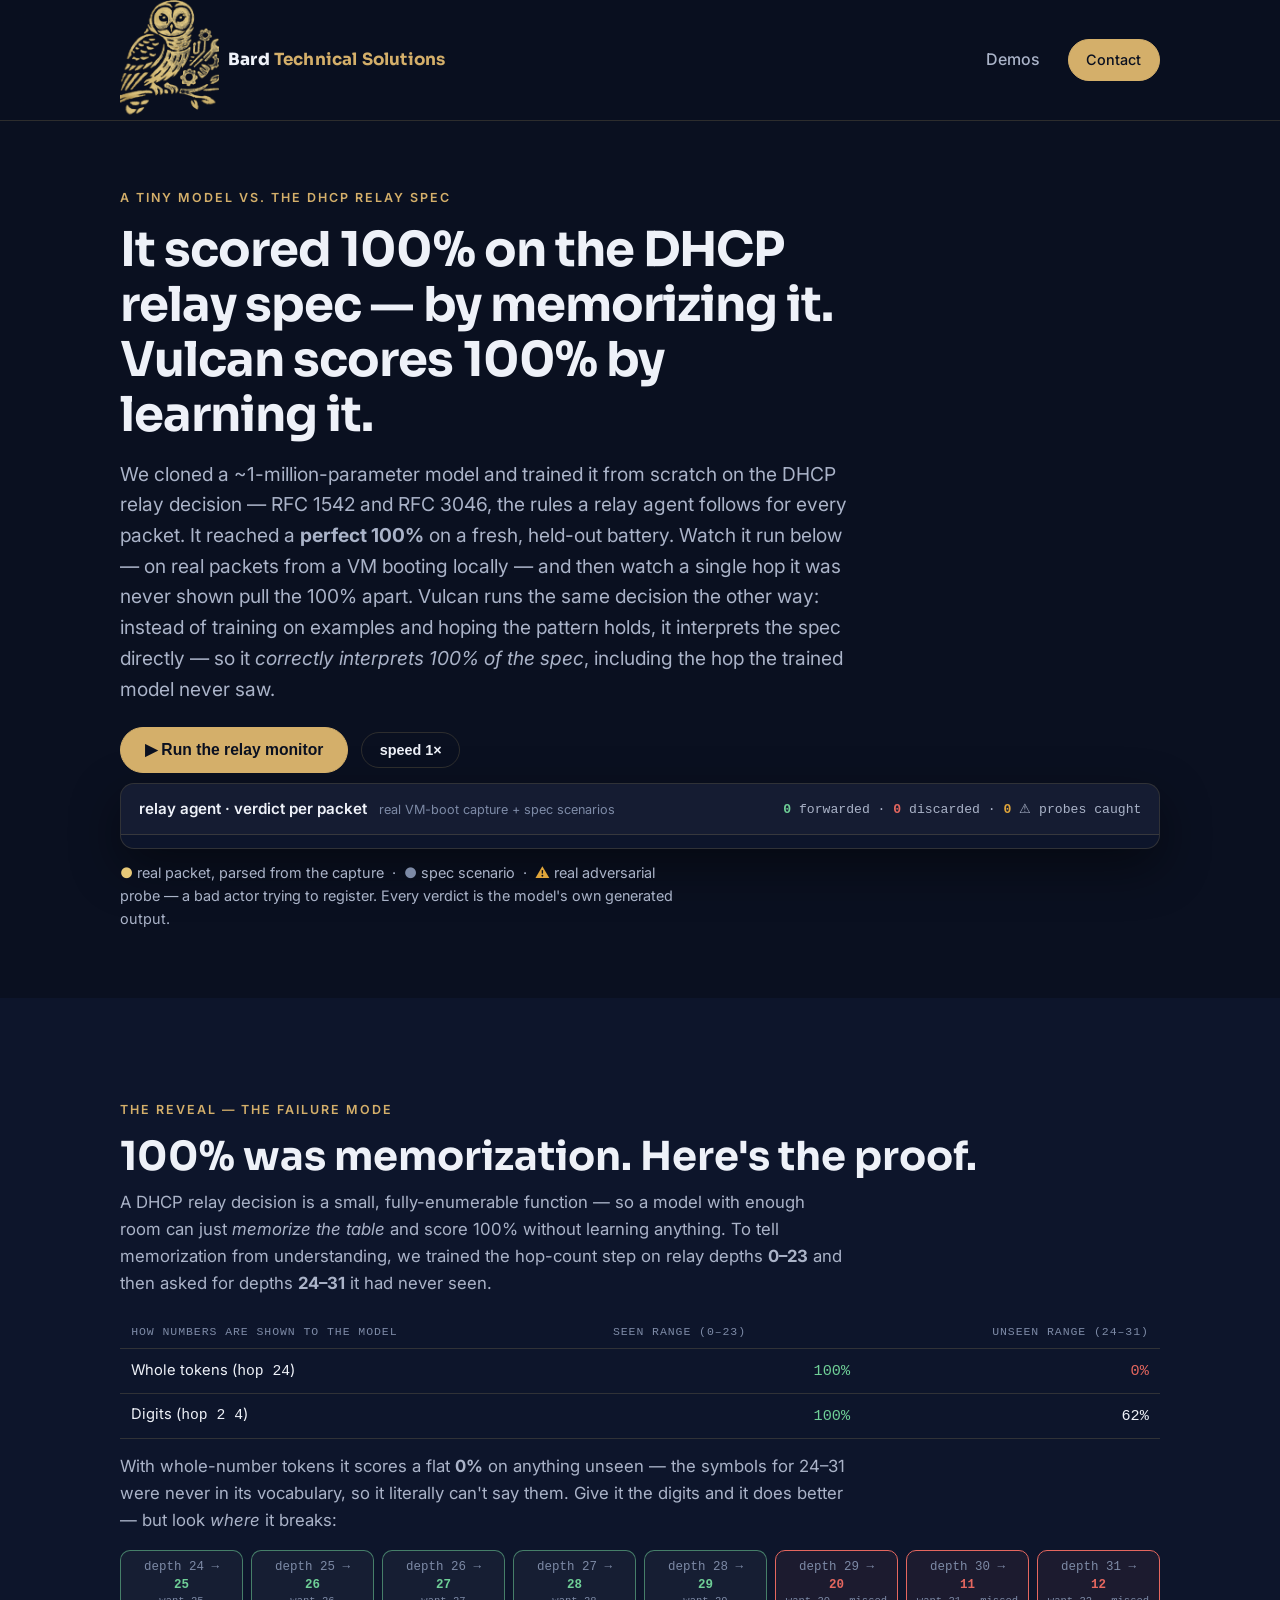
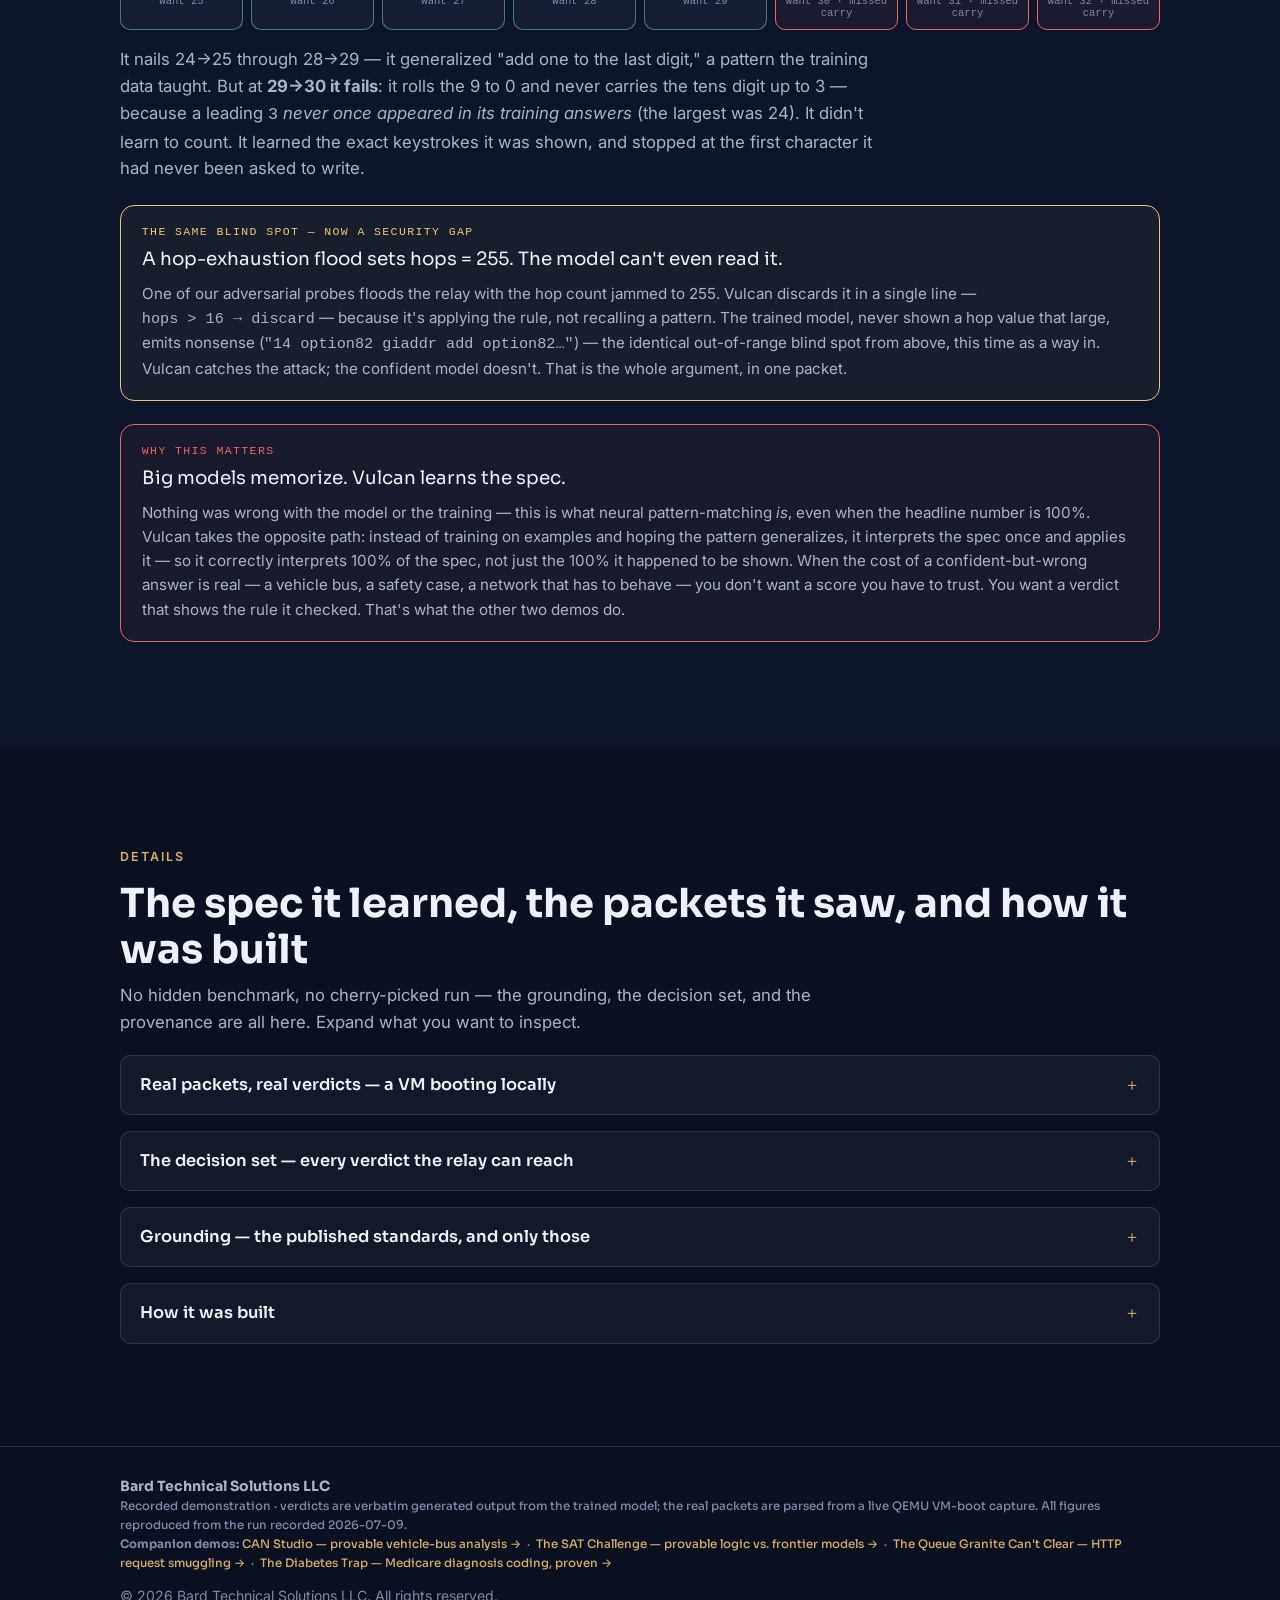
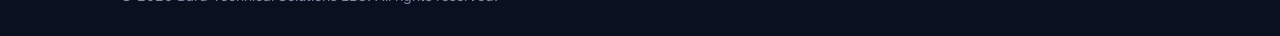
<file: demos/dhcp/index.html>
<!DOCTYPE html>
<html lang="en">
<head>
  <meta charset="UTF-8" />
  <meta name="viewport" content="width=device-width, initial-scale=1.0" />
  <title>The 100% That Wasn't — a tiny model vs. the DHCP relay spec · Bard Technical Solutions</title>
  <meta name="description" content="A ~1M-parameter model trained from scratch on the DHCP relay spec scores 100% on every held-out scenario — then a hop it never saw exposes the memorization. Big models memorize; Vulcan interprets the spec directly and is correct on every case, seen or not." />
  <meta name="theme-color" content="#0a1020" />
  <link rel="icon" href="../../assets/favicon.png" type="image/png" />
  <link rel="preconnect" href="https://fonts.googleapis.com" />
  <link rel="preconnect" href="https://fonts.gstatic.com" crossorigin />
  <link
    href="https://fonts.googleapis.com/css2?family=Inter:wght@400;500;600;700;800&family=Sora:wght@600;700;800&display=swap"
    rel="stylesheet"
  />
  <link rel="stylesheet" href="../../styles.css" />
  <style>
    /* DHCP demo — brand-token-scoped interactive styles (shared idiom with CAN Studio) */
    :root {
      --mono: ui-monospace, SFMono-Regular, Menlo, "Cascadia Code", monospace;
      --ok: #6fcf97; --bad: #e5675f; --rule: var(--gold-300);
    }
    .dh-hero { padding-block: clamp(2.6rem, 6vw, 4.2rem); }
    .dh-hero h1 { font-size: clamp(1.8rem, 4.2vw, 3rem); letter-spacing: -0.02em; max-width: 20ch; }
    .dh-hero .dh-lede { color: var(--text-muted); font-size: clamp(1.02rem, 1.8vw, 1.2rem); max-width: 62ch; margin-top: 1rem; }

    .dh-controls { display: flex; gap: 0.8rem; align-items: center; flex-wrap: wrap; margin: 1.4rem 0 0.6rem; }
    .dh-clock { font: 0.85rem var(--mono); color: var(--text-faint); }

    .monitor { border: 1px solid var(--border); border-radius: var(--radius); background: var(--navy-800); overflow: hidden; box-shadow: var(--shadow); }
    .monhead { display: flex; justify-content: space-between; align-items: center; gap: 1rem; flex-wrap: wrap;
               padding: 0.8rem 1.1rem; background: rgba(255,255,255,0.03); border-bottom: 1px solid var(--border); }
    .monhead .lanename { font-weight: 600; font-size: 0.95rem; }
    .monhead .lanename small { color: var(--text-faint); font-weight: 400; margin-left: 0.5rem; }
    .stat { font: 0.82rem var(--mono); color: var(--text-muted); }
    .stat b { font-variant-numeric: tabular-nums; }
    .stat b.ok { color: var(--ok); } .stat b.bad { color: var(--bad); }

    .stream { max-height: 420px; overflow-y: auto; padding: 0.4rem 0; }
    .row { display: grid; grid-template-columns: 132px 1fr; gap: 0.7rem; align-items: baseline;
           padding: 0.5rem 1.1rem; font: 0.8rem/1.5 var(--mono); border-left: 3px solid transparent; }
    .row .rtag { font-size: 0.72rem; }
    .row .rtag .real { color: var(--rule); } .row .rtag .spec { color: var(--text-faint); }
    .row .rscn { color: var(--text-muted); }
    .row .rverdict { font-weight: 600; margin-top: 0.15rem; grid-column: 2; }
    .row.fwd { border-left-color: rgba(111,207,151,0.5); }
    .row.fwd .rverdict { color: var(--ok); }
    .row.drop { border-left-color: var(--bad); background: rgba(229,103,95,0.06); }
    .row.drop .rverdict { color: var(--bad); }
    .row.flash { animation: dhflash 0.9s ease-out; }
    @keyframes dhflash { from { background: rgba(148,163,184,0.22); } to { background: transparent; } }
    .row .arrow { color: var(--text-faint); }
    .row.attack { border-left-color: #e0a53a; background: rgba(224,165,58,0.07); }
    .row.attack .rverdict { color: var(--bad); }
    .row .rtag .atk { color: #e0a53a; }

    .callout { margin-top: 1.4rem; border: 1px solid var(--bad); border-radius: var(--radius);
               padding: 1.2rem 1.3rem; background: rgba(229,103,95,0.06); }
    .callout .k { font: 0.72rem var(--mono); color: var(--bad); letter-spacing: 0.12em; text-transform: uppercase; }
    .callout .big { font-size: 1.15rem; font-family: var(--font-display); margin: 0.4rem 0 0.2rem; }
    .callout p { color: var(--text-muted); font-size: 0.95rem; margin-top: 0.5rem; }

    /* extrapolation reveal */
    .xtab { width: 100%; border-collapse: collapse; font-size: 0.92rem; margin-top: 0.8rem; }
    .xtab th, .xtab td { text-align: left; padding: 0.6rem 0.7rem; border-bottom: 1px solid var(--border); }
    .xtab th { font: 0.72rem var(--mono); color: var(--text-faint); letter-spacing: 0.08em; text-transform: uppercase; }
    .xtab td.pct { font: 0.95rem var(--mono); font-variant-numeric: tabular-nums; text-align: right; }
    .xtab td .good { color: var(--ok); } .xtab td .zero { color: var(--bad); }

    .hopgrid { display: grid; grid-template-columns: repeat(8, 1fr); gap: 0.5rem; margin-top: 1rem; }
    @media (max-width: 640px) { .hopgrid { grid-template-columns: repeat(4, 1fr); } }
    .hop { border: 1px solid var(--border); border-radius: var(--radius-sm); padding: 0.6rem 0.4rem; text-align: center;
           font: 0.78rem var(--mono); background: var(--surface); }
    .hop .in { color: var(--text-faint); }
    .hop .got { display: block; margin-top: 0.25rem; font-weight: 700; }
    .hop.ok { border-color: rgba(111,207,151,0.55); } .hop.ok .got { color: var(--ok); }
    .hop.no { border-color: var(--bad); background: rgba(229,103,95,0.07); } .hop.no .got { color: var(--bad); }
    .hop .lbl { display: block; margin-top: 0.2rem; font-size: 0.66rem; color: var(--text-faint); }

    details.dh-det { border: 1px solid var(--border); border-radius: var(--radius-sm); background: var(--surface);
                     margin-top: 1rem; padding: 0 1.2rem; }
    details.dh-det > summary { cursor: pointer; padding: 1rem 0; font-family: var(--font-display); font-weight: 600;
                               font-size: 1.02rem; list-style: none; display: flex; justify-content: space-between; align-items: center; }
    details.dh-det > summary::-webkit-details-marker { display: none; }
    details.dh-det > summary::after { content: "＋"; color: var(--accent); font-weight: 400; }
    details.dh-det[open] > summary::after { content: "－"; }
    details.dh-det .det-body { padding-bottom: 1.2rem; }
    details.dh-det .det-body p { color: var(--text-muted); font-size: 0.95rem; margin-top: 0.6rem; }

    table.grnd { width: 100%; border-collapse: collapse; font-size: 0.86rem; margin-top: 0.5rem; }
    table.grnd th, table.grnd td { text-align: left; padding: 0.45rem 0.5rem; border-bottom: 1px solid var(--border); vertical-align: top; }
    table.grnd th { font: 0.72rem var(--mono); color: var(--text-faint); letter-spacing: 0.06em; text-transform: uppercase; }
    table.grnd td.rfc { font: 0.82rem var(--mono); color: var(--rule); white-space: nowrap; }
    table.grnd td.st { font: 0.78rem var(--mono); color: var(--text-faint); white-space: nowrap; }
    .catalog { display: grid; grid-template-columns: 210px 1fr; gap: 0.4rem 1rem; font-size: 0.9rem; margin-top: 0.6rem; }
    @media (max-width: 560px) { .catalog { grid-template-columns: 1fr; gap: 0.1rem 0; } .catalog .frm { margin-top: 0.5rem; } }
    .catalog .frm { font: 0.8rem var(--mono); color: var(--ok); }
    .catalog .frm.drop { color: var(--bad); }
    .catalog .d { color: var(--text-muted); }
  </style>
</head>
<body>
  <a class="skip-link" href="#main">Skip to content</a>

  <!-- ============ Header / Nav ============ -->
  <header class="site-header" id="top">
    <div class="container nav">
      <a class="brand" href="../../" aria-label="Bard Technical Solutions home">
        <img class="brand__mark" src="../../assets/owl.png" width="99" height="120" alt="" aria-hidden="true" />
        <span class="brand__text">
          Bard<span class="brand__accent"> Technical Solutions</span>
        </span>
      </a>
      <nav id="nav-menu" class="nav__menu" aria-label="Primary">
        <a href="../">Demos</a>
        <a class="btn btn--small" href="../../#contact">Contact</a>
      </nav>
    </div>
  </header>

  <main id="main">
    <!-- ============ Hero ============ -->
    <section class="section dh-hero">
      <div class="container">
        <p class="eyebrow">A tiny model vs. the DHCP relay spec</p>
        <h1>It scored 100% on the DHCP relay spec — by memorizing it. Vulcan scores 100% by learning it.</h1>
        <p class="dh-lede">
          We cloned a ~1-million-parameter model and trained it from scratch on the DHCP relay
          decision — RFC&nbsp;1542 and RFC&nbsp;3046, the rules a relay agent follows for every
          packet. It reached a <strong>perfect 100%</strong> on a fresh, held-out battery. Watch it
          run below — on real packets from a VM booting locally — and then watch a single hop it was
          never shown pull the 100% apart. Vulcan runs the same decision the other way: instead of
          training on examples and hoping the pattern holds, it interprets the spec directly — so it
          <em>correctly interprets 100% of the spec</em>, including the hop the trained model never saw.
        </p>

        <div class="dh-controls">
          <button class="btn" id="playBtn">▶ Run the relay monitor</button>
          <button class="btn btn--ghost btn--small" id="speedBtn">speed 1×</button>
          <span class="dh-clock" id="clock"></span>
        </div>

        <div class="monitor">
          <div class="monhead">
            <span class="lanename">relay agent · verdict per packet <small id="srcnote">real VM-boot capture + spec scenarios</small></span>
            <span class="stat">
              <b class="ok" id="cFwd">0</b> forwarded ·
              <b class="bad" id="cDrop">0</b> discarded ·
              <b style="color:#e0a53a" id="cAtk">0</b> ⚠ probes caught
            </span>
          </div>
          <div class="stream" id="stream"></div>
        </div>
        <p class="dh-lede" style="font-size:0.9rem; margin-top:0.8rem">
          <span style="color:var(--rule)">●</span> real packet, parsed from the capture &nbsp;·&nbsp;
          <span style="color:var(--text-faint)">●</span> spec scenario &nbsp;·&nbsp;
          <span style="color:#e0a53a">⚠</span> real adversarial probe — a bad actor trying to register.
          Every verdict is the model's own generated output.
        </p>
      </div>
    </section>

    <!-- ============ The reveal ============ -->
    <section class="section section--alt">
      <div class="container">
        <div class="section__head" style="text-align:left; max-width:none; margin-bottom:1.2rem">
          <p class="eyebrow">The reveal — the failure mode</p>
          <h2>100% was memorization. Here's the proof.</h2>
          <p class="section__sub" style="max-width:66ch">
            A DHCP relay decision is a small, fully-enumerable function — so a model with enough
            room can just <em>memorize the table</em> and score 100% without learning anything. To
            tell memorization from understanding, we trained the hop-count step on relay depths
            <strong>0–23</strong> and then asked for depths <strong>24–31</strong> it had never seen.
          </p>
        </div>

        <table class="xtab">
          <tr><th>How numbers are shown to the model</th><th>Seen range (0–23)</th><th style="text-align:right">Unseen range (24–31)</th></tr>
          <tr>
            <td>Whole tokens (<code>hop 24</code>)</td>
            <td class="pct"><span class="good">100%</span></td>
            <td class="pct"><span class="zero">0%</span></td>
          </tr>
          <tr>
            <td>Digits (<code>hop 2 4</code>)</td>
            <td class="pct"><span class="good">100%</span></td>
            <td class="pct">62%</td>
          </tr>
        </table>
        <p class="section__sub" style="max-width:66ch; margin-top:0.9rem">
          With whole-number tokens it scores a flat <strong>0%</strong> on anything unseen — the
          symbols for 24–31 were never in its vocabulary, so it literally can't say them. Give it the
          digits and it does better — but look <em>where</em> it breaks:
        </p>

        <div class="hopgrid" id="hopgrid"></div>
        <p class="section__sub" style="max-width:70ch; margin-top:1rem">
          It nails 24→25 through 28→29 — it generalized "add one to the last digit," a pattern the
          training data taught. But at <strong>29→30 it fails</strong>: it rolls the 9 to 0 and never
          carries the tens digit up to 3 — because a leading <code>3</code> <em>never once appeared
          in its training answers</em> (the largest was 24). It didn't learn to count. It learned the
          exact keystrokes it was shown, and stopped at the first character it had never been asked to
          write.
        </p>

        <div class="callout" style="border-color:var(--rule); background:rgba(212,175,90,0.06)">
          <div class="k" style="color:var(--rule)">The same blind spot — now a security gap</div>
          <div class="big">A hop-exhaustion flood sets hops = 255. The model can't even read it.</div>
          <p>
            One of our adversarial probes floods the relay with the hop count jammed to 255. Vulcan
            discards it in a single line — <code>hops&nbsp;&gt;&nbsp;16&nbsp;→&nbsp;discard</code> —
            because it's applying the rule, not recalling a pattern. The trained model, never shown a
            hop value that large, emits nonsense (<code>"14 option82 giaddr add option82…"</code>) —
            the identical out-of-range blind spot from above, this time as a way in. Vulcan catches
            the attack; the confident model doesn't. That is the whole argument, in one packet.
          </p>
        </div>

        <div class="callout">
          <div class="k">Why this matters</div>
          <div class="big">Big models memorize. Vulcan learns the spec.</div>
          <p>
            Nothing was wrong with the model or the training — this is what neural pattern-matching
            <em>is</em>, even when the headline number is 100%. Vulcan takes the opposite path: instead
            of training on examples and hoping the pattern generalizes, it interprets the spec once and
            applies it — so it correctly interprets 100% of the spec, not just the 100% it happened to
            be shown. When the cost of a confident-but-wrong answer is real — a vehicle bus, a safety
            case, a network that has to behave — you don't want a score you have to trust. You want a
            verdict that shows the rule it checked. That's what the other two demos do.
          </p>
        </div>
      </div>
    </section>

    <!-- ============ Details ============ -->
    <section class="section">
      <div class="container">
        <div class="section__head" style="text-align:left; max-width:none; margin-bottom:1.2rem">
          <p class="eyebrow">Details</p>
          <h2>The spec it learned, the packets it saw, and how it was built</h2>
          <p class="section__sub" style="max-width:64ch">
            No hidden benchmark, no cherry-picked run — the grounding, the decision set, and the
            provenance are all here. Expand what you want to inspect.
          </p>
        </div>

        <details class="dh-det">
          <summary>Real packets, real verdicts — a VM booting locally</summary>
          <div class="det-body">
            <p>We booted a throwaway virtual machine that network-boots over DHCP — literally a
            machine trying to come up on the network — and captured its handshake off the virtual
            wire. Each real packet below was parsed and handed to the model as-is:</p>
            <div id="realtbl" style="margin-top:0.8rem"></div>
            <p style="margin-top:1rem">A locally-booting VM talks to the server <em>directly</em>,
            with no relay in the path (relay address 0). So the model correctly says: the client's
            requests are the kind a relay would <span style="color:var(--ok)">forward</span>, while
            the server's replies — not addressed through any relay — are
            <span style="color:var(--bad)">not this relay's to handle</span>. Right call, real data.</p>
          </div>
        </details>

        <details class="dh-det">
          <summary>The decision set — every verdict the relay can reach</summary>
          <div class="det-body">
            <p>There is no learned weight quietly deciding an action. The relay's behavior is a fixed
            set of decisions from the spec; the model was trained to reproduce them, and the held-out
            battery scores it against Vulcan's spec oracle. Ten decisions, both directions:</p>
            <div class="catalog" id="catalog"></div>
          </div>
        </details>

        <details class="dh-det">
          <summary>Grounding — the published standards, and only those</summary>
          <div class="det-body">
            <p>Every decision traces to a published, active IETF standard. No experimental drafts,
            no invented behavior:</p>
            <table class="grnd">
              <tr><th>RFC</th><th>Title</th><th>Status</th><th>Used for</th></tr>
              <tr><td class="rfc">2131 / 2132</td><td>Dynamic Host Configuration Protocol &amp; Options</td><td class="st">Draft Std</td><td>message types, DHCPNAK-is-broadcast</td></tr>
              <tr><td class="rfc">1542</td><td>Clarifications &amp; Extensions for the BOOTP</td><td class="st">Draft Std</td><td>giaddr, hop threshold, unicast-to-server, broadcast flag</td></tr>
              <tr><td class="rfc">3046</td><td>DHCP Relay Agent Information Option (82)</td><td class="st">Informational</td><td>insert Option 82 upstream, strip it on the reply</td></tr>
              <tr><td class="rfc">8415</td><td>DHCP for IPv6 (DHCPv6)</td><td class="st">Proposed Std</td><td>a second, harder relay battery (nested relay-forward / hop limit)</td></tr>
            </table>
          </div>
        </details>

        <details class="dh-det">
          <summary>How it was built</summary>
          <div class="det-body">
            <p>A from-scratch decoder-only transformer (~1M parameters), trained on Apple-silicon
            GPU in about two minutes. It reads a packet's relay-relevant fields written in a small
            controlled English and <em>generates</em> the verdict word by word — a generative model,
            graded by exact match against the spec oracle on a freshly-seeded battery it never saw in
            training. The same recipe hits 100% at a tenth the size, which is the whole point of the
            reveal above: on a fully-enumerable spec, size buys memorization, not understanding.
            Vulcan doesn't need either — it interprets the spec directly, so there's no table to
            memorize and nothing to buy with more parameters.</p>
          </div>
        </details>
      </div>
    </section>
  </main>

  <!-- ============ Footer ============ -->
  <footer class="site-footer">
    <div class="container footer">
      <span class="footer__brand">
        Bard Technical Solutions LLC
        <small style="display:block;font-weight:500;color:var(--text-faint);">
          Recorded demonstration · verdicts are verbatim generated output from the trained model; the
          real packets are parsed from a live QEMU VM-boot capture. All figures reproduced from the
          run recorded <span id="stamp"></span>.
          <br><strong>Companion demos:</strong>
          <a href="/demos/can/" style="color:var(--accent)">CAN Studio — provable vehicle-bus analysis →</a> &nbsp;·&nbsp;
          <a href="/demos/sat/" style="color:var(--accent)">The SAT Challenge — provable logic vs. frontier models →</a> &nbsp;·&nbsp;
          <a href="/demos/http11/" style="color:var(--accent)">The Queue Granite Can't Clear — HTTP request smuggling →</a> &nbsp;·&nbsp;
          <a href="/demos/icd10cm/" style="color:var(--accent)">The Diabetes Trap — Medicare diagnosis coding, proven →</a>
        </small>
      </span>
      <span class="footer__meta">
        © <span data-year></span> Bard Technical Solutions LLC. All rights reserved.
      </span>
    </div>
  </footer>

  <script src="../../main.js"></script>
  <script>
  // ---------- recorded run (verbatim: trained kilo-dhcp model + live VM-boot capture, 2026-07-09) ----------
  const RUN = {
    recorded: "2026-07-09",
    // stream: real captured packets first, then spec scenarios the relay is built to handle
    packets: [
      {real:true,  tag:"DHCPDISCOVER", scn:"from client · giaddr 0 · hops 0",              act:"fwd",  verdict:"set giaddr · add option 82 · unicast to server"},
      {real:true,  tag:"DHCPOFFER",    scn:"from server · giaddr 0 (un-relayed)",          act:"drop", verdict:"discard — giaddr zero, not for a relay"},
      {real:true,  tag:"DHCPREQUEST",  scn:"from client · giaddr 0 · hops 0",              act:"fwd",  verdict:"set giaddr · add option 82 · unicast to server"},
      {real:true,  tag:"DHCPACK",      scn:"from server · giaddr 0 (un-relayed)",          act:"drop", verdict:"discard — giaddr zero, not for a relay"},
      {real:false, tag:"relay-forward",scn:"from client · giaddr already set · hops 3",    act:"fwd",  verdict:"keep giaddr · increment hops · forward to server"},
      {real:false, tag:"server reply", scn:"giaddr set · unicast · option 82 present",     act:"fwd",  verdict:"strip option 82 · unicast to client"},
      {real:false, tag:"DHCPNAK",      scn:"giaddr set · option 82 present",               act:"fwd",  verdict:"strip option 82 · broadcast DHCPNAK to client"},
      {real:false, tag:"relay-forward",scn:"from client · giaddr 0 · hops 20",             act:"drop", verdict:"discard — hop count exceeded"},
      {real:false, tag:"server reply", scn:"giaddr not one of ours",                       act:"drop", verdict:"discard — no matching interface"},
      {real:true, attack:true, tag:"⚠ Option-82 spoof", scn:"rogue client · forged relay-agent option", act:"drop", verdict:"discard — client-injected Option 82 (registration spoof) · RFC 3046 §2.1 MUST"},
      {real:true, attack:true, tag:"⚠ rogue reply",     scn:"fake server · unsolicited OFFER · giaddr 0", act:"drop", verdict:"discard — not for a relay (giaddr 0)"},
      {real:true, attack:true, tag:"⚠ bad checksum",    scn:"corrupted UDP checksum · scanner/fuzzer",   act:"drop", verdict:"rejected at validation — bad UDP checksum, before relay logic"},
    ],
    // held-out extrapolation, digit representation (verbatim per-hop from the experiment)
    hops: [
      {inn:24, exp:25, got:"25", ok:true},
      {inn:25, exp:26, got:"26", ok:true},
      {inn:26, exp:27, got:"27", ok:true},
      {inn:27, exp:28, got:"28", ok:true},
      {inn:28, exp:29, got:"29", ok:true},
      {inn:29, exp:30, got:"20", ok:false},
      {inn:30, exp:31, got:"11", ok:false},
      {inn:31, exp:32, got:"12", ok:false},
    ],
    // the fixed decision set (form -> verdict), forward = green, discard = red
    catalog: [
      ["client · giaddr 0",            "set giaddr, add Option 82, unicast to server", true],
      ["client · giaddr already set",  "keep giaddr, increment hops, forward",         true],
      ["reply · unicast",              "strip Option 82, unicast to client",           true],
      ["reply · broadcast flag / no addr", "strip Option 82, broadcast to client",     true],
      ["reply · DHCPNAK",              "broadcast DHCPNAK to client",                  true],
      ["client · hops over threshold", "discard — hop count exceeded",                 false],
      ["client · a server reply arrives here", "discard — not a client message",       false],
      ["reply · giaddr 0",             "discard — not for this relay",                 false],
      ["reply · giaddr not ours",      "discard — no matching interface",              false],
      ["reply · a request arrives here", "discard — not a relay reply",                false],
    ],
  };

  // ---------- held-out hop grid ----------
  const hg = document.getElementById('hopgrid');
  for (const h of RUN.hops) {
    const d = document.createElement('div');
    d.className = 'hop ' + (h.ok ? 'ok' : 'no');
    d.innerHTML = '<span class="in">depth ' + h.inn + ' →</span>' +
                  '<span class="got">' + h.got + '</span>' +
                  '<span class="lbl">want ' + h.exp + (h.ok ? '' : ' · missed carry') + '</span>';
    hg.appendChild(d);
  }

  // ---------- real-packet table (inside details) ----------
  const rt = document.getElementById('realtbl');
  const rtWrap = document.createElement('table'); rtWrap.className = 'grnd';
  rtWrap.innerHTML = '<tr><th>Real packet</th><th>Parsed as</th><th>Model verdict</th></tr>';
  for (const p of RUN.packets.filter(p => p.real)) {
    const tr = document.createElement('tr');
    tr.innerHTML = '<td class="rfc">' + p.tag + '</td><td class="st" style="white-space:normal">' + p.scn + '</td>' +
      '<td style="color:' + (p.act === 'fwd' ? 'var(--ok)' : 'var(--bad)') + '">' + p.verdict + '</td>';
    rtWrap.appendChild(tr);
  }
  rt.appendChild(rtWrap);

  // ---------- decision catalog ----------
  const catEl = document.getElementById('catalog');
  for (const [form, verdict, fwd] of RUN.catalog) {
    const a = document.createElement('div'); a.className = 'frm' + (fwd ? '' : ' drop'); a.textContent = form;
    const b = document.createElement('div'); b.className = 'd'; b.textContent = verdict;
    catEl.appendChild(a); catEl.appendChild(b);
  }

  document.getElementById('stamp').textContent = RUN.recorded;

  // ---------- live relay monitor ----------
  let speed = 1, playing = false;
  const streamEl = document.getElementById('stream');
  const playBtn = document.getElementById('playBtn');
  const speedBtn = document.getElementById('speedBtn');
  const clockEl = document.getElementById('clock');
  let nFwd = 0, nDrop = 0, nAtk = 0;

  speedBtn.onclick = () => { speed = speed === 1 ? 4 : 1; speedBtn.textContent = 'speed ' + speed + '×'; };

  function reset() {
    streamEl.innerHTML = ''; nFwd = nDrop = nAtk = 0;
    document.getElementById('cFwd').textContent = '0';
    document.getElementById('cDrop').textContent = '0';
    document.getElementById('cAtk').textContent = '0';
  }

  function emit(p) {
    const row = document.createElement('div');
    row.className = 'row ' + p.act + (p.attack ? ' attack' : '') + ' flash';
    const dot = p.attack ? '<span class="atk">⚠ probe</span>'
              : p.real ? '<span class="real">● real</span>' : '<span class="spec">● spec</span>';
    row.innerHTML =
      '<span class="rtag">' + dot + '</span>' +
      '<span class="rscn"><strong style="color:var(--text)">' + p.tag + '</strong> &nbsp;<span class="arrow">·</span> ' + p.scn + '</span>' +
      '<span class="rverdict">' + (p.act === 'fwd' ? '→ ' : '✕ ') + p.verdict + '</span>';
    streamEl.appendChild(row);
    streamEl.scrollTop = streamEl.scrollHeight;
    if (p.act === 'fwd') nFwd++; else nDrop++;
    if (p.attack) { nAtk++; document.getElementById('cAtk').textContent = nAtk; }
    document.getElementById('cFwd').textContent = nFwd;
    document.getElementById('cDrop').textContent = nDrop;
  }

  playBtn.onclick = () => {
    if (playing) return;
    playing = true; playBtn.disabled = true; playBtn.textContent = '▶ running…';
    reset();
    const gap = 620 / speed;
    let i = 0;
    (function step() {
      if (i >= RUN.packets.length) {
        clockEl.textContent = 'done · ' + nFwd + ' forwarded · ' + nDrop + ' discarded';
        playing = false; playBtn.disabled = false; playBtn.textContent = '▶ Replay the monitor';
        return;
      }
      emit(RUN.packets[i]); i++;
      clockEl.textContent = 'packet ' + i + ' / ' + RUN.packets.length;
      setTimeout(step, gap);
    })();
  };
  </script>
</body>
</html>
</file>
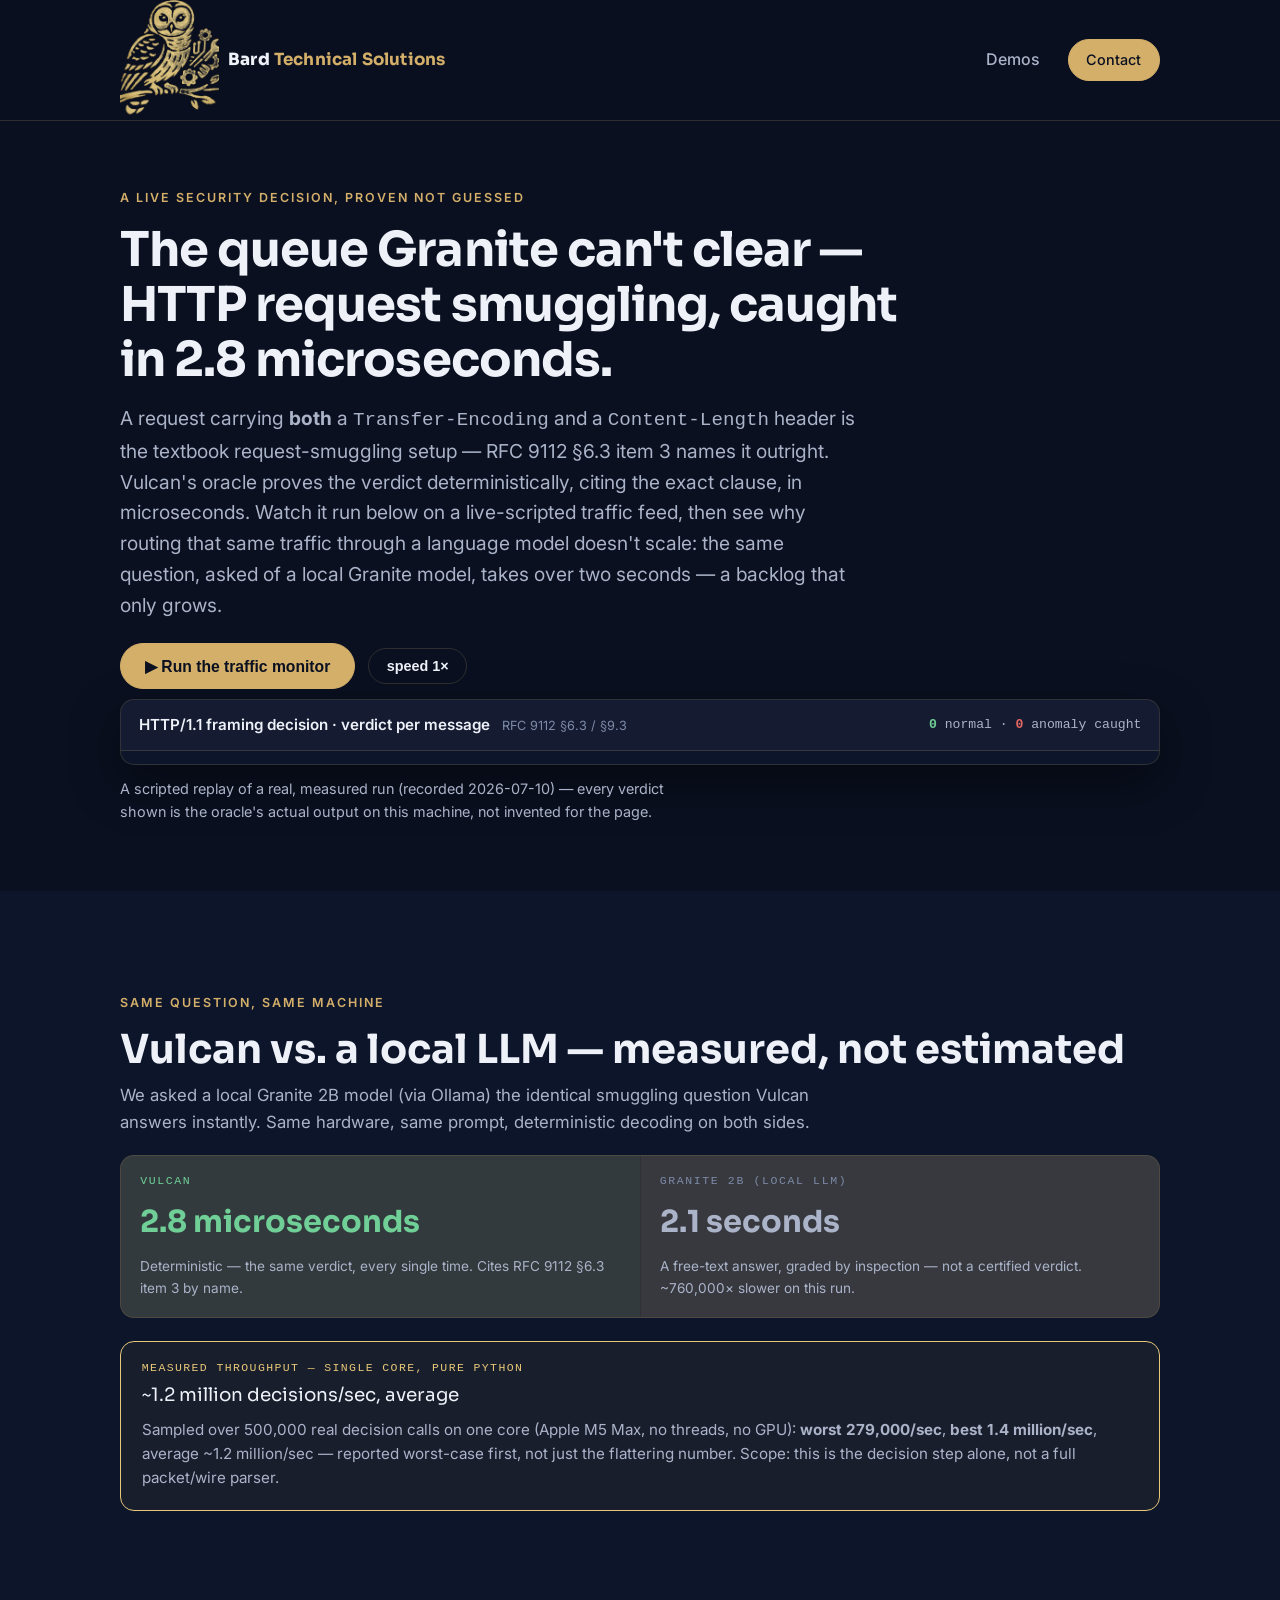
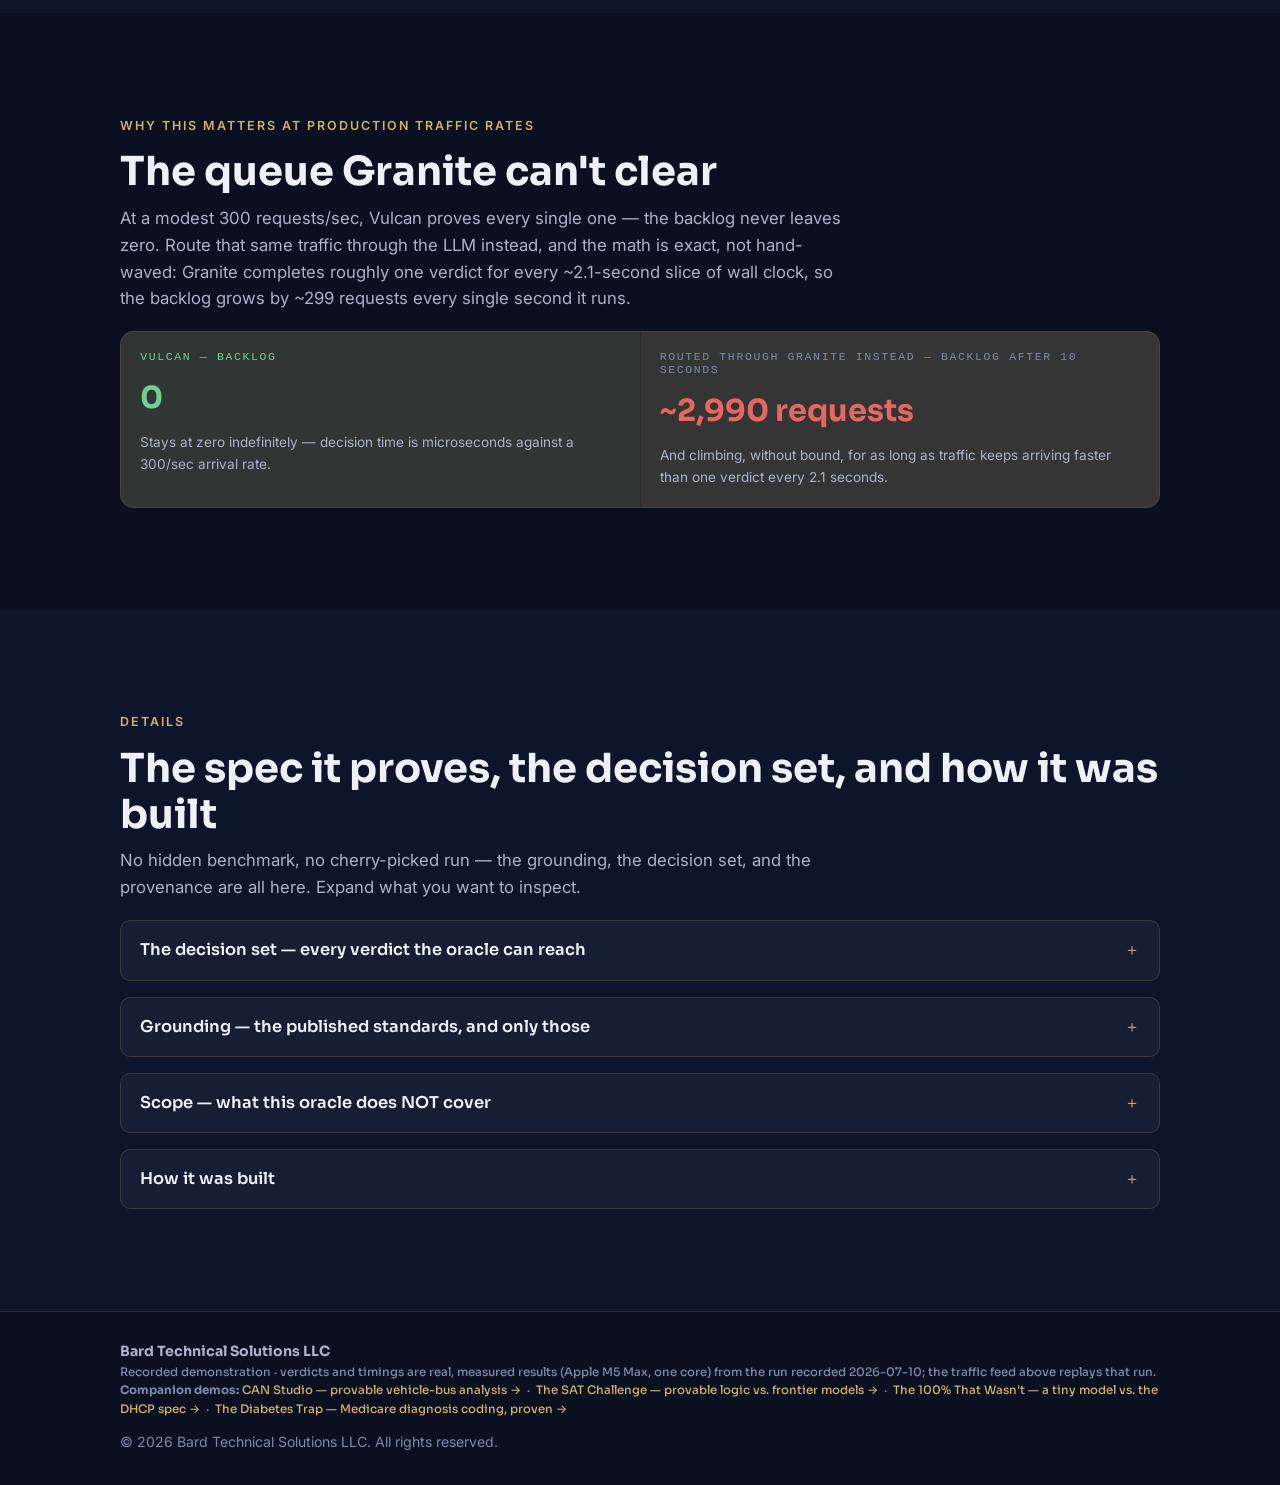
<file: demos/http11/index.html>
<!DOCTYPE html>
<html lang="en">
<head>
  <meta charset="UTF-8" />
  <meta name="viewport" content="width=device-width, initial-scale=1.0" />
  <title>The Queue Granite Can't Clear — HTTP request smuggling, proven in real time · Bard Technical Solutions</title>
  <meta name="description" content="A tiny deterministic oracle proves an HTTP/1.1 request-smuggling setup in microseconds, citing RFC 9112 §6.3 by name — while a live LLM comparison shows why routing real-time traffic through a language model doesn't scale." />
  <meta name="theme-color" content="#0a1020" />
  <link rel="icon" href="../../assets/favicon.png" type="image/png" />
  <link rel="preconnect" href="https://fonts.googleapis.com" />
  <link rel="preconnect" href="https://fonts.gstatic.com" crossorigin />
  <link
    href="https://fonts.googleapis.com/css2?family=Inter:wght@400;500;600;700;800&family=Sora:wght@600;700;800&display=swap"
    rel="stylesheet"
  />
  <link rel="stylesheet" href="../../styles.css" />
  <style>
    /* HTTP/1.1 smuggling demo — brand-token-scoped interactive styles (shared idiom with CAN/DHCP) */
    :root {
      --mono: ui-monospace, SFMono-Regular, Menlo, "Cascadia Code", monospace;
      --ok: #6fcf97; --bad: #e5675f; --rule: var(--gold-300);
    }
    .ht-hero { padding-block: clamp(2.6rem, 6vw, 4.2rem); }
    .ht-hero h1 { font-size: clamp(1.8rem, 4.2vw, 3rem); letter-spacing: -0.02em; max-width: 22ch; }
    .ht-hero .ht-lede { color: var(--text-muted); font-size: clamp(1.02rem, 1.8vw, 1.2rem); max-width: 62ch; margin-top: 1rem; }

    .ht-controls { display: flex; gap: 0.8rem; align-items: center; flex-wrap: wrap; margin: 1.4rem 0 0.6rem; }
    .ht-clock { font: 0.85rem var(--mono); color: var(--text-faint); }

    .monitor { border: 1px solid var(--border); border-radius: var(--radius); background: var(--navy-800); overflow: hidden; box-shadow: var(--shadow); }
    .monhead { display: flex; justify-content: space-between; align-items: center; gap: 1rem; flex-wrap: wrap;
               padding: 0.8rem 1.1rem; background: rgba(255,255,255,0.03); border-bottom: 1px solid var(--border); }
    .monhead .lanename { font-weight: 600; font-size: 0.95rem; }
    .monhead .lanename small { color: var(--text-faint); font-weight: 400; margin-left: 0.5rem; }
    .stat { font: 0.82rem var(--mono); color: var(--text-muted); }
    .stat b { font-variant-numeric: tabular-nums; }
    .stat b.ok { color: var(--ok); } .stat b.bad { color: var(--bad); }

    .stream { max-height: 340px; overflow-y: auto; padding: 0.4rem 0; }
    .row { display: grid; grid-template-columns: 108px 1fr; gap: 0.7rem; align-items: baseline;
           padding: 0.5rem 1.1rem; font: 0.8rem/1.5 var(--mono); border-left: 3px solid transparent; }
    .row .rtag { font-size: 0.72rem; }
    .row .rscn { color: var(--text-muted); }
    .row .rverdict { font-weight: 600; margin-top: 0.15rem; grid-column: 2; }
    .row.ok-row { border-left-color: rgba(111,207,151,0.5); }
    .row.ok-row .rverdict { color: var(--ok); }
    .row.anomaly { border-left-color: var(--bad); background: rgba(229,103,95,0.07); }
    .row.anomaly .rverdict { color: var(--bad); }
    .row.flash { animation: htflash 0.9s ease-out; }
    @keyframes htflash { from { background: rgba(148,163,184,0.22); } to { background: transparent; } }
    .row .arrow { color: var(--text-faint); }

    .versus { display: grid; grid-template-columns: 1fr 1fr; gap: 1px; background: var(--border);
              border: 1px solid var(--border); border-radius: var(--radius); overflow: hidden; margin-top: 1rem; }
    .vs-col { padding: 1.1rem 1.2rem; background: var(--surface); }
    .vs-col.win { background: rgba(111,207,151,0.06); }
    .vs-label { font: 0.72rem var(--mono); letter-spacing: 0.14em; text-transform: uppercase; color: var(--text-faint); margin-bottom: 0.7rem; }
    .vs-col.win .vs-label { color: var(--ok); }
    .vs-num { font-family: var(--font-display); font-weight: 700; font-size: clamp(1.3rem, 3vw, 1.9rem); color: var(--text-muted); }
    .vs-col.win .vs-num { color: var(--ok); }
    .vs-sub { font-size: 0.85rem; color: var(--text-muted); margin-top: 0.6rem; }
    @media (max-width: 620px) { .versus { grid-template-columns: 1fr; } }

    .callout { margin-top: 1.4rem; border: 1px solid var(--bad); border-radius: var(--radius);
               padding: 1.2rem 1.3rem; background: rgba(229,103,95,0.06); }
    .callout .k { font: 0.72rem var(--mono); color: var(--bad); letter-spacing: 0.12em; text-transform: uppercase; }
    .callout .big { font-size: 1.15rem; font-family: var(--font-display); margin: 0.4rem 0 0.2rem; }
    .callout p { color: var(--text-muted); font-size: 0.95rem; margin-top: 0.5rem; }
    .callout.gold { border-color: var(--rule); background: rgba(212,175,90,0.06); }
    .callout.gold .k { color: var(--rule); }

    details.ht-det { border: 1px solid var(--border); border-radius: var(--radius-sm); background: var(--surface);
                     margin-top: 1rem; padding: 0 1.2rem; }
    details.ht-det > summary { cursor: pointer; padding: 1rem 0; font-family: var(--font-display); font-weight: 600;
                               font-size: 1.02rem; list-style: none; display: flex; justify-content: space-between; align-items: center; }
    details.ht-det > summary::-webkit-details-marker { display: none; }
    details.ht-det > summary::after { content: "＋"; color: var(--accent); font-weight: 400; }
    details.ht-det[open] > summary::after { content: "－"; }
    details.ht-det .det-body { padding-bottom: 1.2rem; }
    details.ht-det .det-body p { color: var(--text-muted); font-size: 0.95rem; margin-top: 0.6rem; }

    table.grnd { width: 100%; border-collapse: collapse; font-size: 0.86rem; margin-top: 0.5rem; }
    table.grnd th, table.grnd td { text-align: left; padding: 0.45rem 0.5rem; border-bottom: 1px solid var(--border); vertical-align: top; }
    table.grnd th { font: 0.72rem var(--mono); color: var(--text-faint); letter-spacing: 0.06em; text-transform: uppercase; }
    table.grnd td.rfc { font: 0.82rem var(--mono); color: var(--rule); white-space: nowrap; }
    table.grnd td.st { font: 0.78rem var(--mono); color: var(--text-faint); white-space: nowrap; }
    .catalog { display: grid; grid-template-columns: 230px 1fr; gap: 0.4rem 1rem; font-size: 0.9rem; margin-top: 0.6rem; }
    @media (max-width: 560px) { .catalog { grid-template-columns: 1fr; gap: 0.1rem 0; } .catalog .frm { margin-top: 0.5rem; } }
    .catalog .frm { font: 0.8rem var(--mono); color: var(--ok); }
    .catalog .frm.err { color: var(--bad); }
    .catalog .d { color: var(--text-muted); }
  </style>
</head>
<body>
  <a class="skip-link" href="#main">Skip to content</a>

  <!-- ============ Header / Nav ============ -->
  <header class="site-header" id="top">
    <div class="container nav">
      <a class="brand" href="../../" aria-label="Bard Technical Solutions home">
        <img class="brand__mark" src="../../assets/owl.png" width="99" height="120" alt="" aria-hidden="true" />
        <span class="brand__text">
          Bard<span class="brand__accent"> Technical Solutions</span>
        </span>
      </a>
      <nav id="nav-menu" class="nav__menu" aria-label="Primary">
        <a href="../">Demos</a>
        <a class="btn btn--small" href="../../#contact">Contact</a>
      </nav>
    </div>
  </header>

  <main id="main">
    <!-- ============ Hero ============ -->
    <section class="section ht-hero">
      <div class="container">
        <p class="eyebrow">A live security decision, proven not guessed</p>
        <h1>The queue Granite can't clear — HTTP request smuggling, caught in 2.8 microseconds.</h1>
        <p class="ht-lede">
          A request carrying <strong>both</strong> a <code>Transfer-Encoding</code> and a
          <code>Content-Length</code> header is the textbook request-smuggling setup — RFC&nbsp;9112
          §6.3 item 3 names it outright. Vulcan's oracle proves the verdict deterministically, citing
          the exact clause, in microseconds. Watch it run below on a live-scripted traffic feed, then
          see why routing that same traffic through a language model doesn't scale: the same question,
          asked of a local Granite model, takes over two seconds — a backlog that only grows.
        </p>

        <div class="ht-controls">
          <button class="btn" id="playBtn">▶ Run the traffic monitor</button>
          <button class="btn btn--ghost btn--small" id="speedBtn">speed 1×</button>
          <span class="ht-clock" id="clock"></span>
        </div>

        <div class="monitor">
          <div class="monhead">
            <span class="lanename">HTTP/1.1 framing decision · verdict per message <small>RFC 9112 §6.3 / §9.3</small></span>
            <span class="stat">
              <b class="ok" id="cNorm">0</b> normal ·
              <b class="bad" id="cAnom">0</b> anomaly caught
            </span>
          </div>
          <div class="stream" id="stream"></div>
        </div>
        <p class="ht-lede" style="font-size:0.9rem; margin-top:0.8rem">
          A scripted replay of a real, measured run (recorded <span id="stamp"></span>) — every verdict
          shown is the oracle's actual output on this machine, not invented for the page.
        </p>
      </div>
    </section>

    <!-- ============ Vulcan vs LLM ============ -->
    <section class="section section--alt">
      <div class="container">
        <div class="section__head" style="text-align:left; max-width:none; margin-bottom:1.2rem">
          <p class="eyebrow">Same question, same machine</p>
          <h2>Vulcan vs. a local LLM — measured, not estimated</h2>
          <p class="section__sub" style="max-width:66ch">
            We asked a local Granite 2B model (via Ollama) the identical smuggling question Vulcan
            answers instantly. Same hardware, same prompt, deterministic decoding on both sides.
          </p>
        </div>

        <div class="versus">
          <div class="vs-col win">
            <div class="vs-label">Vulcan</div>
            <div class="vs-num">2.8 microseconds</div>
            <div class="vs-sub">Deterministic — the same verdict, every single time. Cites RFC 9112 §6.3
              item 3 by name.</div>
          </div>
          <div class="vs-col">
            <div class="vs-label">Granite 2B (local LLM)</div>
            <div class="vs-num">2.1 seconds</div>
            <div class="vs-sub">A free-text answer, graded by inspection — not a certified verdict.
              ~760,000× slower on this run.</div>
          </div>
        </div>

        <div class="callout gold">
          <div class="k">Measured throughput — single core, pure Python</div>
          <div class="big">~1.2 million decisions/sec, average</div>
          <p>
            Sampled over 500,000 real decision calls on one core (Apple M5 Max, no threads, no GPU):
            <strong>worst 279,000/sec</strong>, <strong>best 1.4 million/sec</strong>, average ~1.2
            million/sec — reported worst-case first, not just the flattering number. Scope: this
            is the decision step alone, not a full packet/wire parser.
          </p>
        </div>
      </div>
    </section>

    <!-- ============ Live stream backlog ============ -->
    <section class="section">
      <div class="container">
        <div class="section__head" style="text-align:left; max-width:none; margin-bottom:1.2rem">
          <p class="eyebrow">Why this matters at production traffic rates</p>
          <h2>The queue Granite can't clear</h2>
          <p class="section__sub" style="max-width:66ch">
            At a modest 300 requests/sec, Vulcan proves every single one — the backlog never leaves
            zero. Route that same traffic through the LLM instead, and the math is exact, not
            hand-waved: Granite completes roughly one verdict for every ~2.1-second slice of wall clock,
            so the backlog grows by ~299 requests every single second it runs.
          </p>
        </div>
        <div class="versus">
          <div class="vs-col win">
            <div class="vs-label">Vulcan — backlog</div>
            <div class="vs-num">0</div>
            <div class="vs-sub">Stays at zero indefinitely — decision time is microseconds against a
              300/sec arrival rate.</div>
          </div>
          <div class="vs-col">
            <div class="vs-label">Routed through Granite instead — backlog after 10 seconds</div>
            <div class="vs-num" style="color:var(--bad)">~2,990 requests</div>
            <div class="vs-sub">And climbing, without bound, for as long as traffic keeps arriving
              faster than one verdict every 2.1 seconds.</div>
          </div>
        </div>
      </div>
    </section>

    <!-- ============ Details ============ -->
    <section class="section section--alt">
      <div class="container">
        <div class="section__head" style="text-align:left; max-width:none; margin-bottom:1.2rem">
          <p class="eyebrow">Details</p>
          <h2>The spec it proves, the decision set, and how it was built</h2>
          <p class="section__sub" style="max-width:64ch">
            No hidden benchmark, no cherry-picked run — the grounding, the decision set, and the
            provenance are all here. Expand what you want to inspect.
          </p>
        </div>

        <details class="ht-det">
          <summary>The decision set — every verdict the oracle can reach</summary>
          <div class="det-body">
            <p>The oracle decides connection persistence and message-body framing for one HTTP/1.1
            message — five inputs (version, <code>Connection</code>, <code>Transfer-Encoding</code>
            presence, <code>Content-Length</code> presence, request/response role), seventeen possible
            verdicts, one of which is a hard rejection:</p>
            <div class="catalog" id="catalog"></div>
          </div>
        </details>

        <details class="ht-det">
          <summary>Grounding — the published standards, and only those</summary>
          <div class="det-body">
            <p>Every decision traces to a published, active IETF standard. No experimental drafts, no
            invented behavior:</p>
            <table class="grnd">
              <tr><th>RFC</th><th>Title</th><th>Status</th><th>Used for</th></tr>
              <tr><td class="rfc">9110</td><td>HTTP Semantics</td><td class="st">Internet Std (STD 97)</td><td>the <code>Connection</code> header field definition (§7.6.1)</td></tr>
              <tr><td class="rfc">9112</td><td>HTTP/1.1</td><td class="st">Internet Std (STD 99)</td><td>message-body framing (§6.3) and persistence (§9.3)</td></tr>
            </table>
          </div>
        </details>

        <details class="ht-det">
          <summary>Scope — what this oracle does NOT cover</summary>
          <div class="det-body">
            <p>Deliberately narrow: only connection-persistence and message-framing. It does not cover
            request methods, routing, status codes in general, caching (RFC 9111), any header beyond
            <code>Connection</code>/<code>Transfer-Encoding</code>/<code>Content-Length</code>, the
            HEAD/1xx/204/304 body-suppression cases, CONNECT tunnelling, or chunked-trailer semantics. A
            full HTTP/1.1 implementation needs all of those; this oracle proves one well-defined,
            security-relevant slice of it.</p>
          </div>
        </details>

        <details class="ht-det">
          <summary>How it was built</summary>
          <div class="det-body">
            <p>A hand-authored decision procedure — pure Python, no model, no training — transcribed
            directly from the fetched RFC 9112 text (not from memory or a summarizer). It is one part
            of a larger effort proving the same recipe across eleven RFC families (IPv4, IPv6, TCP,
            UDP, ICMP, BGP-4, DNS, ARP, HTTP/1.1, TLS 1.3, SMTP). The verdict is a total function: given
            the five inputs, there is exactly one correct answer, and the oracle always returns it.</p>
          </div>
        </details>
      </div>
    </section>
  </main>

  <!-- ============ Footer ============ -->
  <footer class="site-footer">
    <div class="container footer">
      <span class="footer__brand">
        Bard Technical Solutions LLC
        <small style="display:block;font-weight:500;color:var(--text-faint);">
          Recorded demonstration · verdicts and timings are real, measured results (Apple M5 Max, one
          core) from the run recorded <span id="stamp2"></span>; the traffic feed above replays that
          run.
          <br><strong>Companion demos:</strong>
          <a href="/demos/can/" style="color:var(--accent)">CAN Studio — provable vehicle-bus analysis →</a> &nbsp;·&nbsp;
          <a href="/demos/sat/" style="color:var(--accent)">The SAT Challenge — provable logic vs. frontier models →</a> &nbsp;·&nbsp;
          <a href="/demos/dhcp/" style="color:var(--accent)">The 100% That Wasn't — a tiny model vs. the DHCP spec →</a> &nbsp;·&nbsp;
          <a href="/demos/icd10cm/" style="color:var(--accent)">The Diabetes Trap — Medicare diagnosis coding, proven →</a>
        </small>
      </span>
      <span class="footer__meta">
        © <span data-year></span> Bard Technical Solutions LLC. All rights reserved.
      </span>
    </div>
  </footer>

  <script src="../../main.js"></script>
  <script>
  // ---------- recorded run (verbatim: real oracle output + real measured latencies, 2026-07-10) ----------
  const RUN = {
    recorded: "2026-07-10",
    messages: [
      {tag:"POST /login",      scn:"HTTP/1.1 · Content-Length only · keep-alive",         anomaly:false, verdict:"persist connection, framing content_length"},
      {tag:"POST /upload",     scn:"HTTP/1.1 · chunked, Connection: close",                anomaly:false, verdict:"close connection, framing chunked"},
      {tag:"GET /status",      scn:"HTTP/1.1 · no body, keep-alive",                       anomaly:false, verdict:"persist connection, framing no_body"},
      {tag:"POST /login",      scn:"HTTP/1.1 · Content-Length only · keep-alive",          anomaly:false, verdict:"persist connection, framing content_length"},
      {tag:"⚠ POST /transfer", scn:"Transfer-Encoding AND Content-Length both present",    anomaly:true,  verdict:"REJECT — RFC 9112 §6.3 item 3: request-smuggling risk"},
      {tag:"POST /upload",     scn:"HTTP/1.1 · chunked, Connection: close",                anomaly:false, verdict:"close connection, framing chunked"},
      {tag:"GET /status",      scn:"HTTP/1.1 · no body, keep-alive",                       anomaly:false, verdict:"persist connection, framing no_body"},
      {tag:"POST /login",      scn:"HTTP/1.1 · Content-Length only · keep-alive",          anomaly:false, verdict:"persist connection, framing content_length"},
      {tag:"POST /upload",     scn:"HTTP/1.1 · chunked, Connection: close",                anomaly:false, verdict:"close connection, framing chunked"},
    ],
    // the fixed decision set (form -> verdict), normal = green, rejected = red
    catalog: [
      ["Transfer-Encoding + Content-Length both present", "REJECT — request-smuggling risk (§6.3 item 3)", true],
      ["Transfer-Encoding present (chunked)",              "framing = chunked (§6.3 item 4)",                false],
      ["Content-Length present, no Transfer-Encoding",     "framing = content_length (§6.3 item 7)",         false],
      ["Neither present, request",                         "framing = no_body, zero-length (§6.3 item 8)",   false],
      ["Neither present, response",                         "framing = close_delimited (§6.3 item 9)",       false],
      ["Connection: close present",                         "connection will NOT persist (§9.3)",            false],
      ["HTTP/1.1, no close option",                         "connection persists (§9.3)",                    false],
      ["HTTP/1.0 with keep-alive option",                   "connection persists (§9.3)",                    false],
      ["HTTP/1.0, no keep-alive option",                    "connection closes by default (§9.3)",           false],
    ],
  };

  document.getElementById('stamp').textContent = RUN.recorded;
  document.getElementById('stamp2').textContent = RUN.recorded;

  // ---------- decision catalog ----------
  const catEl = document.getElementById('catalog');
  for (const [form, verdict, err] of RUN.catalog) {
    const a = document.createElement('div'); a.className = 'frm' + (err ? ' err' : ''); a.textContent = form;
    const b = document.createElement('div'); b.className = 'd'; b.textContent = verdict;
    catEl.appendChild(a); catEl.appendChild(b);
  }

  // ---------- live traffic monitor ----------
  let speed = 1, playing = false;
  const streamEl = document.getElementById('stream');
  const playBtn = document.getElementById('playBtn');
  const speedBtn = document.getElementById('speedBtn');
  const clockEl = document.getElementById('clock');
  let nNorm = 0, nAnom = 0;

  speedBtn.onclick = () => { speed = speed === 1 ? 4 : 1; speedBtn.textContent = 'speed ' + speed + '×'; };

  function reset() {
    streamEl.innerHTML = ''; nNorm = nAnom = 0;
    document.getElementById('cNorm').textContent = '0';
    document.getElementById('cAnom').textContent = '0';
  }

  function emit(m) {
    const row = document.createElement('div');
    row.className = 'row ' + (m.anomaly ? 'anomaly' : 'ok-row') + ' flash';
    row.innerHTML =
      '<span class="rtag">' + (m.anomaly ? '<span style="color:var(--bad)">⚠ anomaly</span>' : '<span style="color:var(--rule)">● normal</span>') + '</span>' +
      '<span class="rscn"><strong style="color:var(--text)">' + m.tag + '</strong> &nbsp;<span class="arrow">·</span> ' + m.scn + '</span>' +
      '<span class="rverdict">' + (m.anomaly ? '✕ ' : '→ ') + m.verdict + '</span>';
    streamEl.appendChild(row);
    streamEl.scrollTop = streamEl.scrollHeight;
    if (m.anomaly) nAnom++; else nNorm++;
    document.getElementById('cNorm').textContent = nNorm;
    document.getElementById('cAnom').textContent = nAnom;
  }

  playBtn.onclick = () => {
    if (playing) return;
    playing = true; playBtn.disabled = true; playBtn.textContent = '▶ running…';
    reset();
    const gap = 520 / speed;
    let i = 0;
    (function step() {
      if (i >= RUN.messages.length) {
        clockEl.textContent = 'done · ' + nNorm + ' normal · ' + nAnom + ' anomaly caught';
        playing = false; playBtn.disabled = false; playBtn.textContent = '▶ Replay the monitor';
        return;
      }
      emit(RUN.messages[i]); i++;
      clockEl.textContent = 'message ' + i + ' / ' + RUN.messages.length;
      setTimeout(step, gap);
    })();
  };
  </script>
</body>
</html>
</file>
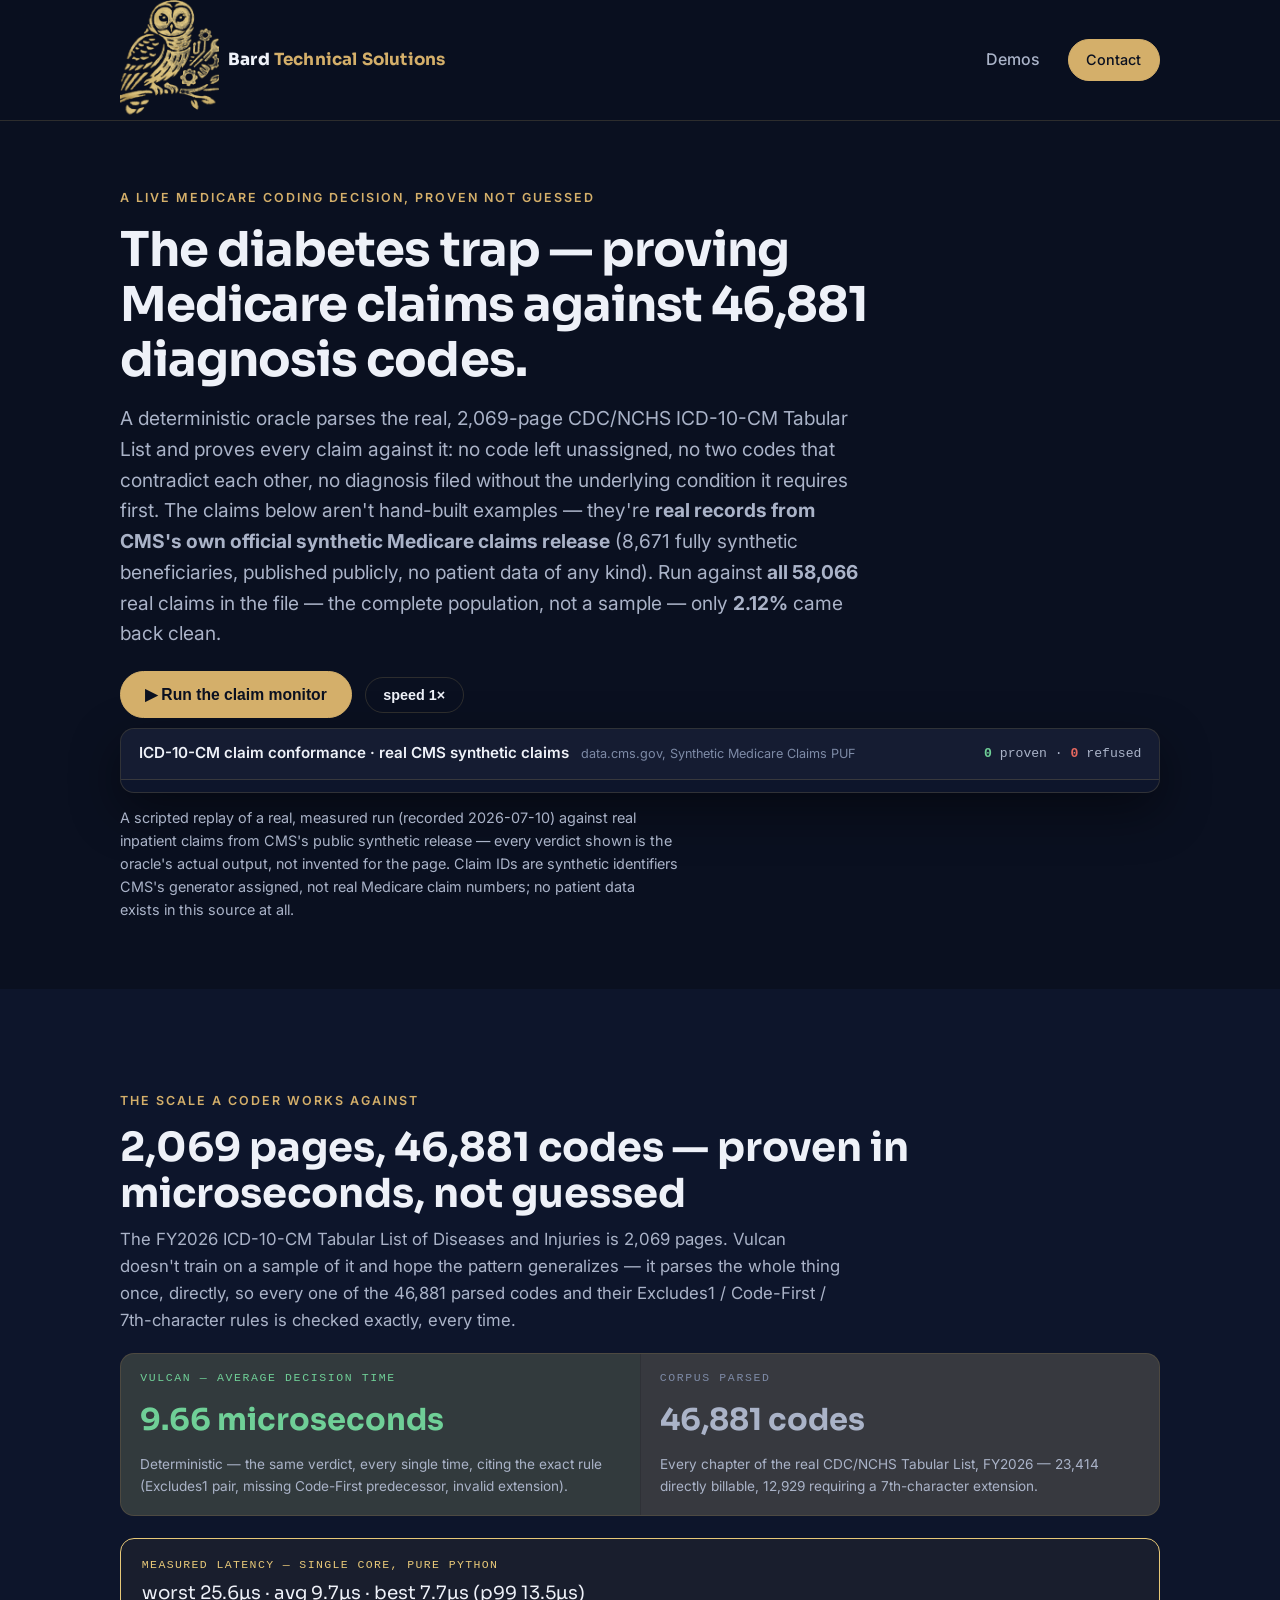
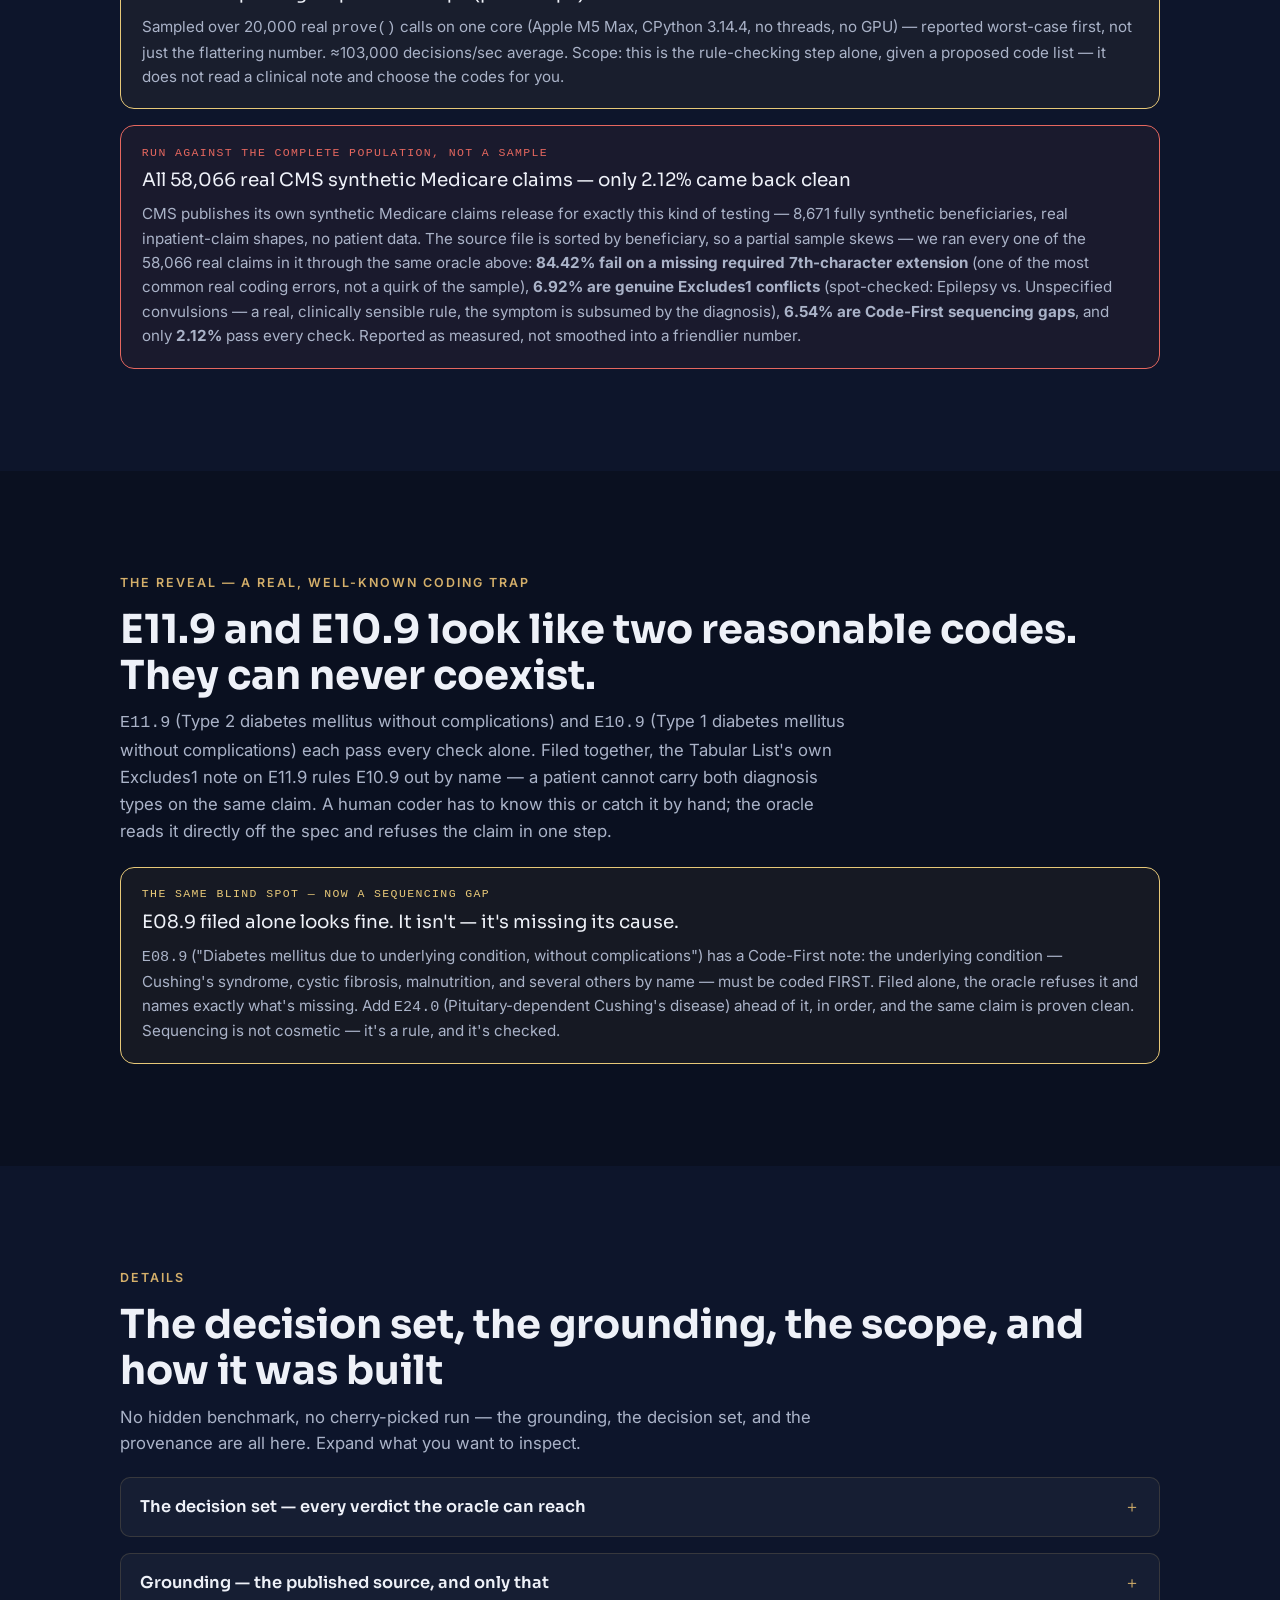
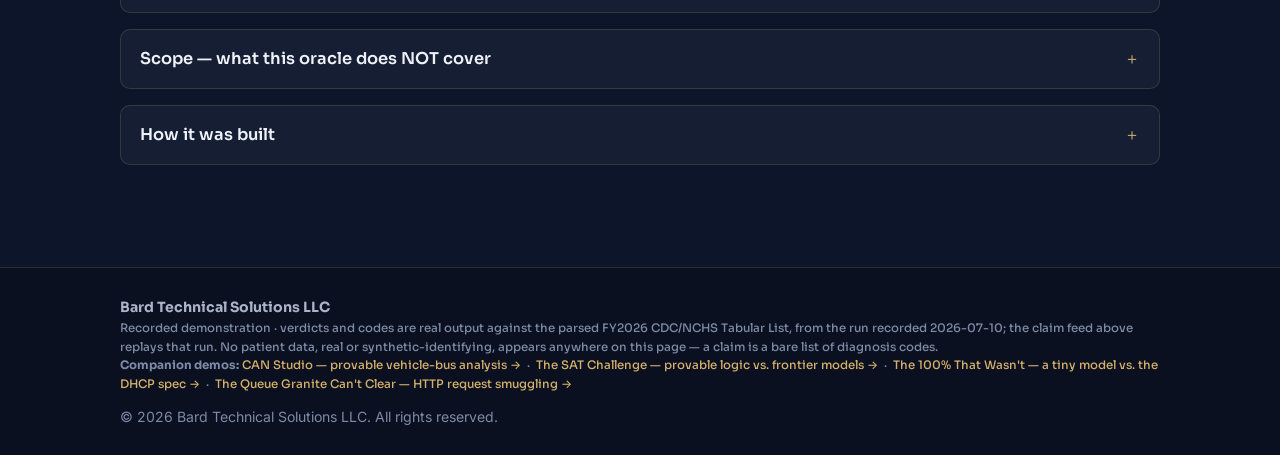
<file: demos/icd10cm/index.html>
<!DOCTYPE html>
<html lang="en">
<head>
  <meta charset="UTF-8" />
  <meta name="viewport" content="width=device-width, initial-scale=1.0" />
  <title>The Diabetes Trap — Medicare diagnosis coding, proven against 46,881 codes · Bard Technical Solutions</title>
  <meta name="description" content="A deterministic oracle proves ICD-10-CM claim conformance — Excludes1 conflicts, Code-First sequencing, 7th-character validity — against the real, 2,069-page CDC/NCHS Tabular List. Run against all 58,066 real CMS synthetic Medicare claims in the file, only 2.12% came back clean." />
  <meta name="theme-color" content="#0a1020" />
  <link rel="icon" href="../../assets/favicon.png" type="image/png" />
  <link rel="preconnect" href="https://fonts.googleapis.com" />
  <link rel="preconnect" href="https://fonts.gstatic.com" crossorigin />
  <link
    href="https://fonts.googleapis.com/css2?family=Inter:wght@400;500;600;700;800&family=Sora:wght@600;700;800&display=swap"
    rel="stylesheet"
  />
  <link rel="stylesheet" href="../../styles.css" />
  <style>
    /* ICD-10-CM demo — brand-token-scoped interactive styles (shared idiom with CAN/DHCP/HTTP11) */
    :root {
      --mono: ui-monospace, SFMono-Regular, Menlo, "Cascadia Code", monospace;
      --ok: #6fcf97; --bad: #e5675f; --rule: var(--gold-300);
    }
    .ic-hero { padding-block: clamp(2.6rem, 6vw, 4.2rem); }
    .ic-hero h1 { font-size: clamp(1.8rem, 4.2vw, 3rem); letter-spacing: -0.02em; max-width: 22ch; }
    .ic-hero .ic-lede { color: var(--text-muted); font-size: clamp(1.02rem, 1.8vw, 1.2rem); max-width: 62ch; margin-top: 1rem; }

    .ic-controls { display: flex; gap: 0.8rem; align-items: center; flex-wrap: wrap; margin: 1.4rem 0 0.6rem; }
    .ic-clock { font: 0.85rem var(--mono); color: var(--text-faint); }

    .monitor { border: 1px solid var(--border); border-radius: var(--radius); background: var(--navy-800); overflow: hidden; box-shadow: var(--shadow); }
    .monhead { display: flex; justify-content: space-between; align-items: center; gap: 1rem; flex-wrap: wrap;
               padding: 0.8rem 1.1rem; background: rgba(255,255,255,0.03); border-bottom: 1px solid var(--border); }
    .monhead .lanename { font-weight: 600; font-size: 0.95rem; }
    .monhead .lanename small { color: var(--text-faint); font-weight: 400; margin-left: 0.5rem; }
    .stat { font: 0.82rem var(--mono); color: var(--text-muted); }
    .stat b { font-variant-numeric: tabular-nums; }
    .stat b.ok { color: var(--ok); } .stat b.bad { color: var(--bad); }

    .stream { max-height: 380px; overflow-y: auto; padding: 0.4rem 0; }
    .row { display: grid; grid-template-columns: 128px 1fr; gap: 0.7rem; align-items: baseline;
           padding: 0.5rem 1.1rem; font: 0.8rem/1.5 var(--mono); border-left: 3px solid transparent; }
    .row .rtag { font-size: 0.72rem; }
    .row .rscn { color: var(--text-muted); }
    .row .rverdict { font-weight: 600; margin-top: 0.15rem; grid-column: 2; }
    .row.ok-row { border-left-color: rgba(111,207,151,0.5); }
    .row.ok-row .rverdict { color: var(--ok); }
    .row.anomaly { border-left-color: var(--bad); background: rgba(229,103,95,0.07); }
    .row.anomaly .rverdict { color: var(--bad); }
    .row.flash { animation: icflash 0.9s ease-out; }
    @keyframes icflash { from { background: rgba(148,163,184,0.22); } to { background: transparent; } }
    .row .arrow { color: var(--text-faint); }

    .versus { display: grid; grid-template-columns: 1fr 1fr; gap: 1px; background: var(--border);
              border: 1px solid var(--border); border-radius: var(--radius); overflow: hidden; margin-top: 1rem; }
    .vs-col { padding: 1.1rem 1.2rem; background: var(--surface); }
    .vs-col.win { background: rgba(111,207,151,0.06); }
    .vs-label { font: 0.72rem var(--mono); letter-spacing: 0.14em; text-transform: uppercase; color: var(--text-faint); margin-bottom: 0.7rem; }
    .vs-col.win .vs-label { color: var(--ok); }
    .vs-num { font-family: var(--font-display); font-weight: 700; font-size: clamp(1.3rem, 3vw, 1.9rem); color: var(--text-muted); }
    .vs-col.win .vs-num { color: var(--ok); }
    .vs-sub { font-size: 0.85rem; color: var(--text-muted); margin-top: 0.6rem; }
    @media (max-width: 620px) { .versus { grid-template-columns: 1fr; } }

    .callout { margin-top: 1.4rem; border: 1px solid var(--bad); border-radius: var(--radius);
               padding: 1.2rem 1.3rem; background: rgba(229,103,95,0.06); }
    .callout .k { font: 0.72rem var(--mono); color: var(--bad); letter-spacing: 0.12em; text-transform: uppercase; }
    .callout .big { font-size: 1.15rem; font-family: var(--font-display); margin: 0.4rem 0 0.2rem; }
    .callout p { color: var(--text-muted); font-size: 0.95rem; margin-top: 0.5rem; }
    .callout.gold { border-color: var(--rule); background: rgba(212,175,90,0.06); }
    .callout.gold .k { color: var(--rule); }

    details.ic-det { border: 1px solid var(--border); border-radius: var(--radius-sm); background: var(--surface);
                     margin-top: 1rem; padding: 0 1.2rem; }
    details.ic-det > summary { cursor: pointer; padding: 1rem 0; font-family: var(--font-display); font-weight: 600;
                               font-size: 1.02rem; list-style: none; display: flex; justify-content: space-between; align-items: center; }
    details.ic-det > summary::-webkit-details-marker { display: none; }
    details.ic-det > summary::after { content: "＋"; color: var(--accent); font-weight: 400; }
    details.ic-det[open] > summary::after { content: "－"; }
    details.ic-det .det-body { padding-bottom: 1.2rem; }
    details.ic-det .det-body p { color: var(--text-muted); font-size: 0.95rem; margin-top: 0.6rem; }

    table.grnd { width: 100%; border-collapse: collapse; font-size: 0.86rem; margin-top: 0.5rem; }
    table.grnd th, table.grnd td { text-align: left; padding: 0.45rem 0.5rem; border-bottom: 1px solid var(--border); vertical-align: top; }
    table.grnd th { font: 0.72rem var(--mono); color: var(--text-faint); letter-spacing: 0.06em; text-transform: uppercase; }
    table.grnd td.rfc { font: 0.82rem var(--mono); color: var(--rule); white-space: nowrap; }
    table.grnd td.st { font: 0.78rem var(--mono); color: var(--text-faint); white-space: nowrap; }
    .catalog { display: grid; grid-template-columns: 280px 1fr; gap: 0.4rem 1rem; font-size: 0.9rem; margin-top: 0.6rem; }
    @media (max-width: 640px) { .catalog { grid-template-columns: 1fr; gap: 0.1rem 0; } .catalog .frm { margin-top: 0.5rem; } }
    .catalog .frm { font: 0.8rem var(--mono); color: var(--ok); }
    .catalog .frm.err { color: var(--bad); }
    .catalog .d { color: var(--text-muted); }
  </style>
</head>
<body>
  <a class="skip-link" href="#main">Skip to content</a>

  <!-- ============ Header / Nav ============ -->
  <header class="site-header" id="top">
    <div class="container nav">
      <a class="brand" href="../../" aria-label="Bard Technical Solutions home">
        <img class="brand__mark" src="../../assets/owl.png" width="99" height="120" alt="" aria-hidden="true" />
        <span class="brand__text">
          Bard<span class="brand__accent"> Technical Solutions</span>
        </span>
      </a>
      <nav id="nav-menu" class="nav__menu" aria-label="Primary">
        <a href="../">Demos</a>
        <a class="btn btn--small" href="../../#contact">Contact</a>
      </nav>
    </div>
  </header>

  <main id="main">
    <!-- ============ Hero ============ -->
    <section class="section ic-hero">
      <div class="container">
        <p class="eyebrow">A live Medicare coding decision, proven not guessed</p>
        <h1>The diabetes trap — proving Medicare claims against 46,881 diagnosis codes.</h1>
        <p class="ic-lede">
          A deterministic oracle parses the real, 2,069-page CDC/NCHS ICD-10-CM Tabular List and
          proves every claim against it: no code left unassigned, no two codes that contradict each
          other, no diagnosis filed without the underlying condition it requires first. The claims
          below aren't hand-built examples — they're <strong>real records from CMS's own official
          synthetic Medicare claims release</strong> (8,671 fully synthetic beneficiaries, published
          publicly, no patient data of any kind). Run against <strong>all 58,066</strong> real
          claims in the file — the complete population, not a sample — only
          <strong>2.12%</strong> came back clean.
        </p>

        <div class="ic-controls">
          <button class="btn" id="playBtn">▶ Run the claim monitor</button>
          <button class="btn btn--ghost btn--small" id="speedBtn">speed 1×</button>
          <span class="ic-clock" id="clock"></span>
        </div>

        <div class="monitor">
          <div class="monhead">
            <span class="lanename">ICD-10-CM claim conformance · real CMS synthetic claims <small>data.cms.gov, Synthetic Medicare Claims PUF</small></span>
            <span class="stat">
              <b class="ok" id="cOk">0</b> proven ·
              <b class="bad" id="cBad">0</b> refused
            </span>
          </div>
          <div class="stream" id="stream"></div>
        </div>
        <p class="ic-lede" style="font-size:0.9rem; margin-top:0.8rem">
          A scripted replay of a real, measured run (recorded <span id="stamp"></span>) against
          real inpatient claims from CMS's public synthetic release — every verdict shown is the
          oracle's actual output, not invented for the page. Claim IDs are synthetic identifiers
          CMS's generator assigned, not real Medicare claim numbers; no patient data exists in
          this source at all.
        </p>
      </div>
    </section>

    <!-- ============ Scale + measured latency ============ -->
    <section class="section section--alt">
      <div class="container">
        <div class="section__head" style="text-align:left; max-width:none; margin-bottom:1.2rem">
          <p class="eyebrow">The scale a coder works against</p>
          <h2>2,069 pages, 46,881 codes — proven in microseconds, not guessed</h2>
          <p class="section__sub" style="max-width:66ch">
            The FY2026 ICD-10-CM Tabular List of Diseases and Injuries is 2,069 pages. Vulcan
            doesn't train on a sample of it and hope the pattern generalizes — it parses the whole
            thing once, directly, so every one of the 46,881 parsed codes and their Excludes1 /
            Code-First / 7th-character rules is checked exactly, every time.
          </p>
        </div>

        <div class="versus">
          <div class="vs-col win">
            <div class="vs-label">Vulcan — average decision time</div>
            <div class="vs-num">9.66 microseconds</div>
            <div class="vs-sub">Deterministic — the same verdict, every single time, citing the
              exact rule (Excludes1 pair, missing Code-First predecessor, invalid extension).</div>
          </div>
          <div class="vs-col">
            <div class="vs-label">Corpus parsed</div>
            <div class="vs-num">46,881 codes</div>
            <div class="vs-sub">Every chapter of the real CDC/NCHS Tabular List, FY2026 —
              23,414 directly billable, 12,929 requiring a 7th-character extension.</div>
          </div>
        </div>

        <div class="callout gold">
          <div class="k">Measured latency — single core, pure Python</div>
          <div class="big">worst 25.6µs · avg 9.7µs · best 7.7µs (p99 13.5µs)</div>
          <p>
            Sampled over 20,000 real <code>prove()</code> calls on one core (Apple M5 Max, CPython
            3.14.4, no threads, no GPU) — reported worst-case first, not just the flattering number.
            ≈103,000 decisions/sec average. Scope: this is the rule-checking step alone, given
            a proposed code list — it does not read a clinical note and choose the codes for you.
          </p>
        </div>

        <div class="callout" style="border-color:var(--bad); background:rgba(229,103,95,0.06); margin-top:1rem">
          <div class="k" style="color:var(--bad)">Run against the complete population, not a sample</div>
          <div class="big">All 58,066 real CMS synthetic Medicare claims — only 2.12% came back clean</div>
          <p>
            CMS publishes its own synthetic Medicare claims release for exactly this kind of
            testing — 8,671 fully synthetic beneficiaries, real inpatient-claim shapes, no patient
            data. The source file is sorted by beneficiary, so a partial sample skews — we ran
            every one of the 58,066 real claims in it through the same oracle above:
            <strong>84.42% fail on a missing required 7th-character extension</strong> (one of the
            most common real coding errors, not a quirk of the sample), <strong>6.92% are genuine
            Excludes1 conflicts</strong> (spot-checked: Epilepsy vs. Unspecified convulsions — a
            real, clinically sensible rule, the symptom is subsumed by the diagnosis),
            <strong>6.54% are Code-First sequencing gaps</strong>, and only
            <strong>2.12%</strong> pass every check. Reported as measured, not smoothed into a
            friendlier number.
          </p>
        </div>
      </div>
    </section>

    <!-- ============ The reveal ============ -->
    <section class="section">
      <div class="container">
        <div class="section__head" style="text-align:left; max-width:none; margin-bottom:1.2rem">
          <p class="eyebrow">The reveal — a real, well-known coding trap</p>
          <h2>E11.9 and E10.9 look like two reasonable codes. They can never coexist.</h2>
          <p class="section__sub" style="max-width:66ch">
            <code>E11.9</code> (Type 2 diabetes mellitus without complications) and
            <code>E10.9</code> (Type 1 diabetes mellitus without complications) each pass every
            check alone. Filed together, the Tabular List's own Excludes1 note on E11.9 rules
            E10.9 out by name — a patient cannot carry both diagnosis types on the same claim. A
            human coder has to know this or catch it by hand; the oracle reads it directly off the
            spec and refuses the claim in one step.
          </p>
        </div>

        <div class="callout" style="border-color:var(--rule); background:rgba(212,175,90,0.06)">
          <div class="k" style="color:var(--rule)">The same blind spot — now a sequencing gap</div>
          <div class="big">E08.9 filed alone looks fine. It isn't — it's missing its cause.</div>
          <p>
            <code>E08.9</code> ("Diabetes mellitus due to underlying condition, without
            complications") has a Code-First note: the underlying condition — Cushing's syndrome,
            cystic fibrosis, malnutrition, and several others by name — must be coded FIRST. Filed
            alone, the oracle refuses it and names exactly what's missing. Add
            <code>E24.0</code> (Pituitary-dependent Cushing's disease) ahead of it, in order, and
            the same claim is proven clean. Sequencing is not cosmetic — it's a rule, and it's
            checked.
          </p>
        </div>
      </div>
    </section>

    <!-- ============ Details ============ -->
    <section class="section section--alt">
      <div class="container">
        <div class="section__head" style="text-align:left; max-width:none; margin-bottom:1.2rem">
          <p class="eyebrow">Details</p>
          <h2>The decision set, the grounding, the scope, and how it was built</h2>
          <p class="section__sub" style="max-width:64ch">
            No hidden benchmark, no cherry-picked run — the grounding, the decision set, and the
            provenance are all here. Expand what you want to inspect.
          </p>
        </div>

        <details class="ic-det">
          <summary>The decision set — every verdict the oracle can reach</summary>
          <div class="det-body">
            <p>A claim is a list of ICD-10-CM codes. Three checks, each traced directly to the
            Tabular List's own instructional notes:</p>
            <div class="catalog" id="catalog"></div>
          </div>
        </details>

        <details class="ic-det">
          <summary>Grounding — the published source, and only that</summary>
          <div class="det-body">
            <p>Every code, description, and rule traces to the CDC/NCHS-published Tabular List of
            Diseases and Injuries — the maintainer of ICD-10-CM (CMS republishes it; it does not
            author it). No experimental drafts, no invented codes:</p>
            <table class="grnd">
              <tr><th>Source</th><th>Coverage</th><th>Status</th><th>Used for</th></tr>
              <tr><td class="rfc">FY2026 Tabular List</td><td>2025-10-01 – 2026-09-30</td><td class="st">In force now</td><td>46,881 codes parsed; the rule set every claim is proved against</td></tr>
              <tr><td class="rfc">FY2027 Tabular List</td><td>2026-10-01 – 2027-09-30</td><td class="st">Published, not yet in force</td><td>47,025 codes parsed; same pipeline, cross-checked</td></tr>
              <tr><td class="rfc">CMS Synthetic Medicare Claims PUF</td><td>8,671 beneficiaries, 2015-2023</td><td class="st">Publicly released</td><td>all 58,066 real claims scored; a handful replay in the live monitor</td></tr>
            </table>
          </div>
        </details>

        <details class="ic-det">
          <summary>Scope — what this oracle does NOT cover</summary>
          <div class="det-body">
            <p>Deliberately narrow. It does not read a clinical note and choose codes for you —
            that's a claim someone hands it, not a claim it invents. Excludes2 and Use-Additional-
            Code notes are informational only (per the real ICD-10-CM convention, both codes MAY
            coexist), so they never fail a claim here. It does not cover CPT/HCPCS procedure codes,
            medical-necessity or MEAT-criteria judgment, or National Correct Coding Initiative
            edits. Two different kinds of testing back this page, and they measure different
            things: a <strong>self-consistency measure</strong> against the parsed rule set itself
            (does the oracle correctly re-derive the verdict the source data already encodes, at
            scale — 99.93% over 1,500 self-generated claims), and the <strong>real-claims run
            above</strong> (all 58,066 actual CMS synthetic Medicare claims in the file, 2.12%
            clean). The gap between those two numbers is the point — self-consistency alone would
            have hidden how often real claim shapes trip the same rules. Neither is yet an external
            validation against an independent certified coder's judgment — that's the next step,
            not a claim already made.</p>
          </div>
        </details>

        <details class="ic-det">
          <summary>How it was built</summary>
          <div class="det-body">
            <p>The Tabular List XML is parsed once into a registry: code identity, chapter, and
            every Excludes1 / Excludes2 / Code-First / Use-Additional-Code note — inherited
            top-down, since a note on a category applies to every code beneath it — normalized to
            exact-code, category-wildcard, or range reference tokens. A claim reduces to three
            boolean atoms (all codes valid, no Excludes1 conflict, Code-First order satisfied), and
            the same decision procedure the other Vulcan demos use renders the verdict — never a
            bare if-check. Measured against 1,500 claims sampled directly from the real FY2026
            registry (300 per category, five categories): 99.93% self-consistent. Then measured
            again against the complete population of CMS's public synthetic Medicare release —
            every one of the 58,066 real claims in the file, not a sample of it (an early partial
            sample skewed, since the file is sorted by beneficiary). Diagnosis codes there have
            the decimal point stripped (<code>E119</code> for <code>E11.9</code>), reinserted
            before proving. Average 82.6µs per claim, ≈12,100 claims/sec, single core.</p>
          </div>
        </details>
      </div>
    </section>
  </main>

  <!-- ============ Footer ============ -->
  <footer class="site-footer">
    <div class="container footer">
      <span class="footer__brand">
        Bard Technical Solutions LLC
        <small style="display:block;font-weight:500;color:var(--text-faint);">
          Recorded demonstration · verdicts and codes are real output against the parsed FY2026
          CDC/NCHS Tabular List, from the run recorded <span id="stamp2"></span>; the claim feed
          above replays that run. No patient data, real or synthetic-identifying, appears anywhere
          on this page — a claim is a bare list of diagnosis codes.
          <br><strong>Companion demos:</strong>
          <a href="/demos/can/" style="color:var(--accent)">CAN Studio — provable vehicle-bus analysis →</a> &nbsp;·&nbsp;
          <a href="/demos/sat/" style="color:var(--accent)">The SAT Challenge — provable logic vs. frontier models →</a> &nbsp;·&nbsp;
          <a href="/demos/dhcp/" style="color:var(--accent)">The 100% That Wasn't — a tiny model vs. the DHCP spec →</a> &nbsp;·&nbsp;
          <a href="/demos/http11/" style="color:var(--accent)">The Queue Granite Can't Clear — HTTP request smuggling →</a>
        </small>
      </span>
      <span class="footer__meta">
        © <span data-year></span> Bard Technical Solutions LLC. All rights reserved.
      </span>
    </div>
  </footer>

  <script src="../../main.js"></script>
  <script>
  // ---------- recorded run (verbatim: real prove() output against the parsed FY2026 registry, 2026-07-10) ----------
  const RUN = {
    recorded: "2026-07-10",
    claims: [
      {tag:"Real claim #39732", scn:"4 codes: J20.8, R09.02, J43.9, Z73.3 (bronchitis, hypoxemia, emphysema, stress)", anomaly:false, verdict:"PROVEN — valid, Excludes1-clean, Code-First-ordered"},
      {tag:"⚠ Real claim #37831", scn:"9 codes incl. S13.4XX — cervical spine sprain, no 7th character appended", anomaly:true, verdict:"REFUSED — S13.4XX is not a valid billable code (missing extension)"},
      {tag:"⚠ Real claim #38163", scn:"6 codes incl. G40.909 (Epilepsy) + R56.9 (Unspecified convulsions)", anomaly:true, verdict:"REFUSED — Excludes1 pair, never reported together"},
      {tag:"⚠ Real claim #38486", scn:"13 codes — E11.22 (diabetic CKD) present, but sequenced AFTER N18.4 (CKD stage 4)", anomaly:true, verdict:"REFUSED — Code-First predecessor present but out of order"},
      {tag:"E24.0 → E08.9", scn:"Cushing's disease, THEN diabetes due to underlying condition (constructed, correctly ordered)", anomaly:false, verdict:"PROVEN — Code-First predecessor correctly sequenced"},
      {tag:"⚠ E11.9 + E10.9", scn:"Type 2 diabetes AND Type 1 diabetes, same claim (constructed)", anomaly:true, verdict:"REFUSED — Excludes1 pair, never reported together"},
      {tag:"S06.0X0A", scn:"Concussion w/o loss of consciousness, initial encounter (constructed)", anomaly:false, verdict:"PROVEN — valid 7th-character extension"},
    ],
    // the fixed decision set (form -> verdict), proven = green, refused = red
    catalog: [
      ["A code that doesn't exist, or is missing a required 7th char", "REFUSED — not a valid billable code", true],
      ["Two codes forming an Excludes1 pair", "REFUSED — never reported together", true],
      ["A Code-First code filed without its predecessor earlier on the claim", "REFUSED — sequencing order violated", true],
      ["A single valid, fully-specified billable code", "PROVEN — conformant", false],
      ["A Code-First code with its predecessor correctly sequenced first", "PROVEN — conformant", false],
      ["Two codes forming an Excludes2 pair", "PROVEN — informational only, both may coexist", false],
    ],
  };

  document.getElementById('stamp').textContent = RUN.recorded;
  document.getElementById('stamp2').textContent = RUN.recorded;

  // ---------- decision catalog ----------
  const catEl = document.getElementById('catalog');
  for (const [form, verdict, err] of RUN.catalog) {
    const a = document.createElement('div'); a.className = 'frm' + (err ? ' err' : ''); a.textContent = form;
    const b = document.createElement('div'); b.className = 'd'; b.textContent = verdict;
    catEl.appendChild(a); catEl.appendChild(b);
  }

  // ---------- live claim monitor ----------
  let speed = 1, playing = false;
  const streamEl = document.getElementById('stream');
  const playBtn = document.getElementById('playBtn');
  const speedBtn = document.getElementById('speedBtn');
  const clockEl = document.getElementById('clock');
  let nOk = 0, nBad = 0;

  speedBtn.onclick = () => { speed = speed === 1 ? 4 : 1; speedBtn.textContent = 'speed ' + speed + '×'; };

  function reset() {
    streamEl.innerHTML = ''; nOk = nBad = 0;
    document.getElementById('cOk').textContent = '0';
    document.getElementById('cBad').textContent = '0';
  }

  function emit(c) {
    const row = document.createElement('div');
    row.className = 'row ' + (c.anomaly ? 'anomaly' : 'ok-row') + ' flash';
    row.innerHTML =
      '<span class="rtag">' + (c.anomaly ? '<span style="color:var(--bad)">⚠ refused</span>' : '<span style="color:var(--rule)">● proven</span>') + '</span>' +
      '<span class="rscn"><strong style="color:var(--text)">' + c.tag + '</strong> &nbsp;<span class="arrow">·</span> ' + c.scn + '</span>' +
      '<span class="rverdict">' + (c.anomaly ? '✕ ' : '→ ') + c.verdict + '</span>';
    streamEl.appendChild(row);
    streamEl.scrollTop = streamEl.scrollHeight;
    if (c.anomaly) nBad++; else nOk++;
    document.getElementById('cOk').textContent = nOk;
    document.getElementById('cBad').textContent = nBad;
  }

  playBtn.onclick = () => {
    if (playing) return;
    playing = true; playBtn.disabled = true; playBtn.textContent = '▶ running…';
    reset();
    const gap = 620 / speed;
    let i = 0;
    (function step() {
      if (i >= RUN.claims.length) {
        clockEl.textContent = 'done · ' + nOk + ' proven · ' + nBad + ' refused';
        playing = false; playBtn.disabled = false; playBtn.textContent = '▶ Replay the monitor';
        return;
      }
      emit(RUN.claims[i]); i++;
      clockEl.textContent = 'claim ' + i + ' / ' + RUN.claims.length;
      setTimeout(step, gap);
    })();
  };
  </script>
</body>
</html>
</file>
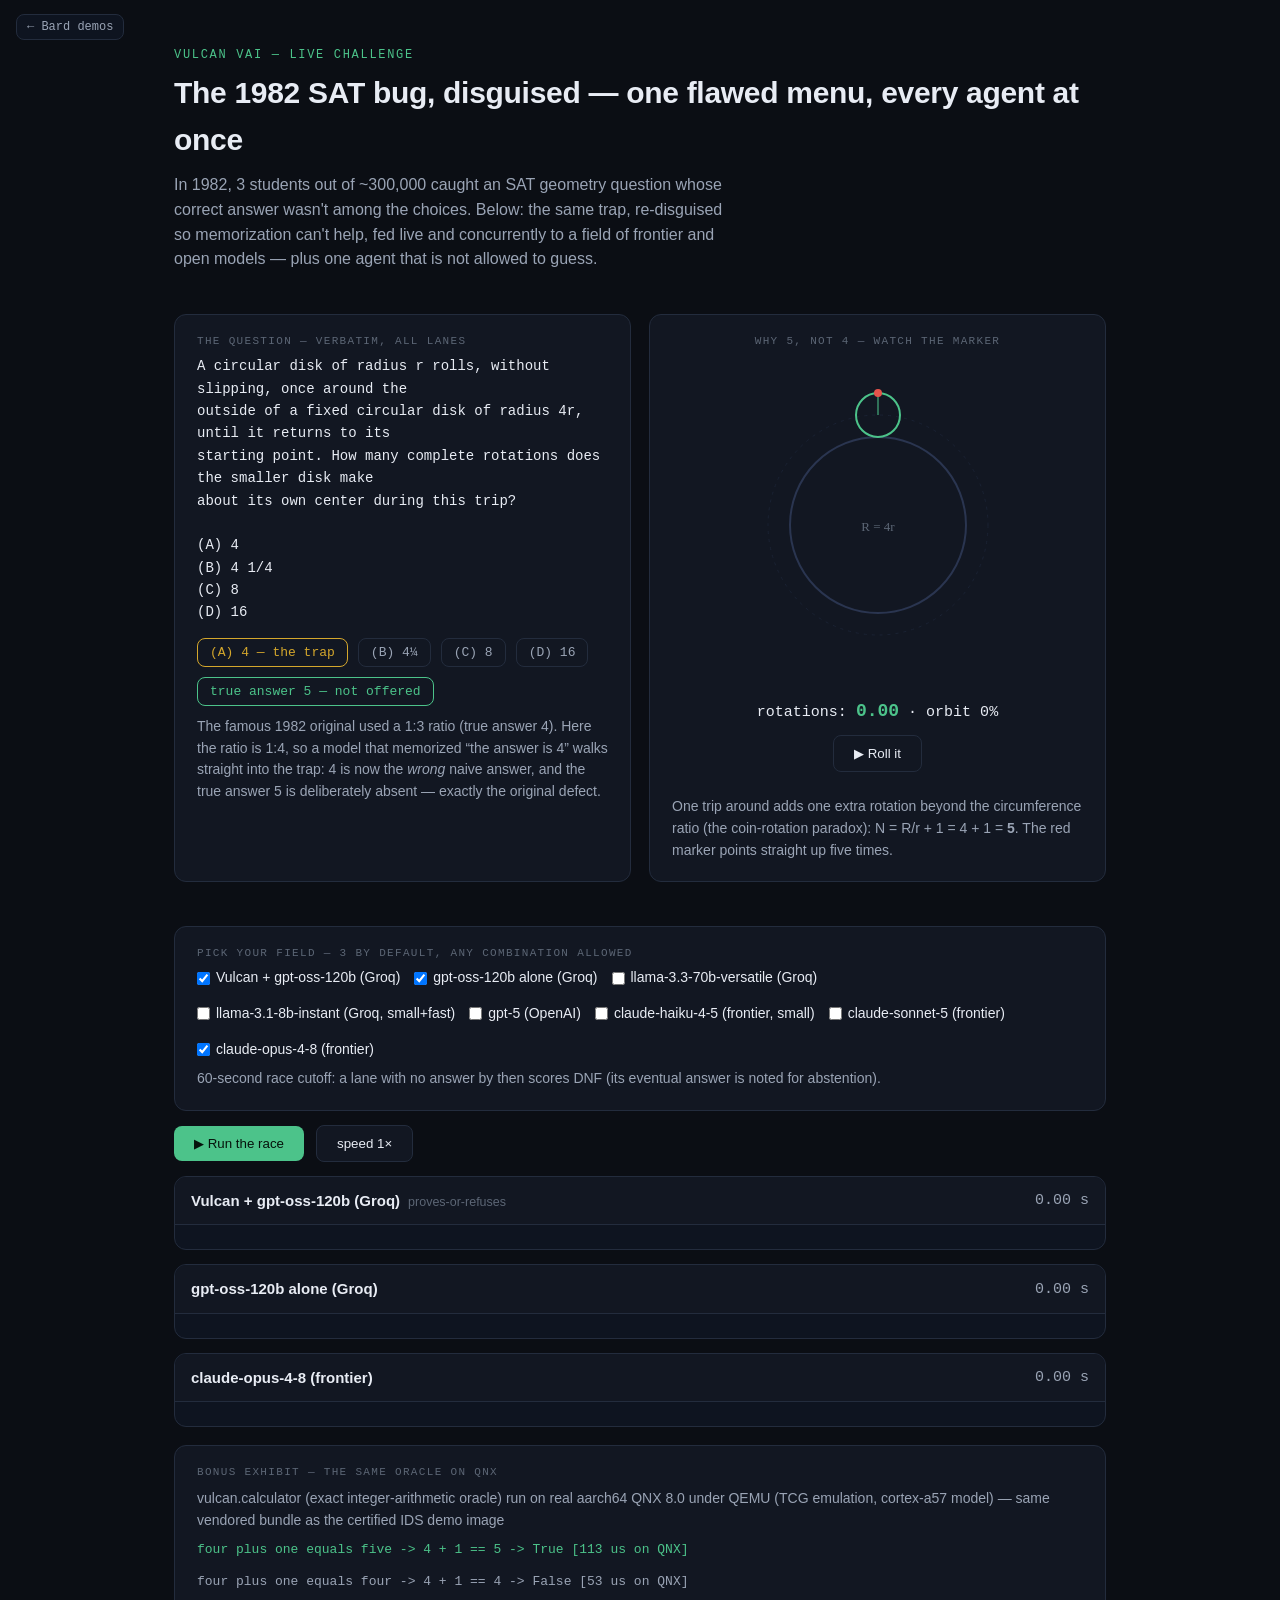
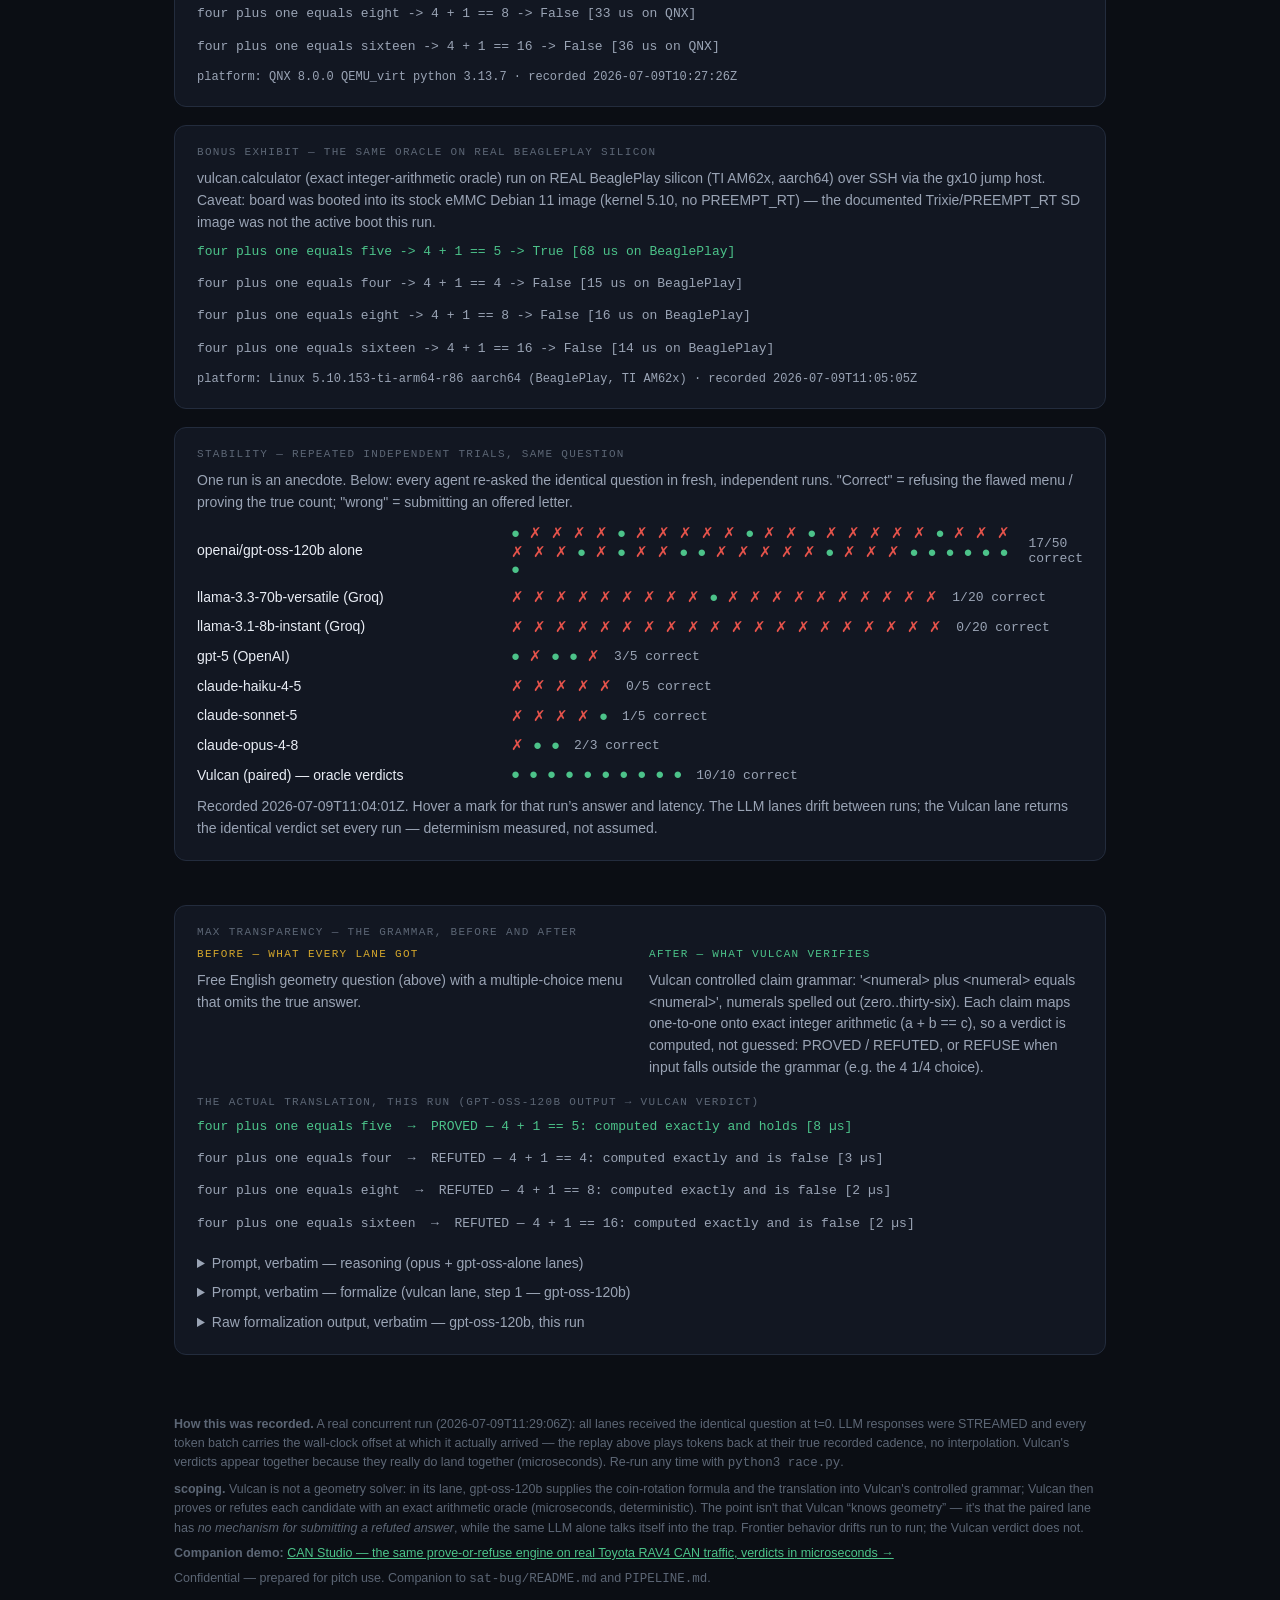
<file: demos/sat/index.html>
<!doctype html>
<html lang="en">
<head>
<meta charset="utf-8">
<meta name="viewport" content="width=device-width, initial-scale=1">
<title>The 1982 SAT Bug, Disguised — Live Race</title>
<style>
  :root {
    --bg: #0b0e14; --panel: #121722; --panel2: #0e1420;
    --text: #e8ecf4; --dim: #9aa4b5; --faint: #5c6675;
    --line: #232c3d; --accent: #4cc38a; --bad: #e5534b; --warn: #d4a72c;
    --mono: ui-monospace, SFMono-Regular, Menlo, monospace;
  }
  * { box-sizing: border-box; margin: 0; }
  body { background: var(--bg); color: var(--text);
         font: 16px/1.55 -apple-system, "Segoe UI", Roboto, sans-serif; }
  .wrap { max-width: 980px; margin: 0 auto; padding: 0 24px; }
  header { padding: 48px 0 20px; }
  .eyebrow { font: 12px var(--mono); letter-spacing: .14em; color: var(--accent);
             text-transform: uppercase; }
  h1 { font-size: 30px; margin: 8px 0 10px; letter-spacing: -.01em; }
  .lede { color: var(--dim); max-width: 62ch; }
  section { padding: 22px 0; }
  .card { background: var(--panel); border: 1px solid var(--line);
          border-radius: 12px; padding: 20px 22px; }
  .label { font: 11px var(--mono); letter-spacing: .12em; color: var(--faint);
           text-transform: uppercase; margin-bottom: 8px; }
  pre.q { font: 14px/1.6 var(--mono); white-space: pre-wrap; color: var(--text); }
  .choices { display: flex; gap: 10px; flex-wrap: wrap; margin-top: 14px; }
  .chip { font: 13px var(--mono); border: 1px solid var(--line);
          border-radius: 8px; padding: 6px 12px; color: var(--dim); }
  .chip.trap { border-color: var(--warn); color: var(--warn); }
  .chip.truth { border-color: var(--accent); color: var(--accent); }
  .grid2 { display: grid; grid-template-columns: 1fr 1fr; gap: 18px; }
  @media (max-width: 760px) { .grid2 { grid-template-columns: 1fr; } }
  .diagwrap { display: flex; flex-direction: column; align-items: center; }
  svg { max-width: 100%; height: auto; }
  .counter { font: 15px var(--mono); margin-top: 6px; }
  .counter b { color: var(--accent); font-size: 18px; }
  .note { color: var(--dim); font-size: 14px; margin-top: 10px; }
  .controls { display: flex; gap: 12px; align-items: center; margin: 14px 0; }
  button { background: var(--accent); color: #06130c; border: 0; cursor: pointer;
           font: 600 14px inherit; border-radius: 8px; padding: 10px 20px; }
  button.secondary { background: var(--panel); color: var(--text);
                     border: 1px solid var(--line); }
  button:disabled { opacity: .45; cursor: default; }
  .lane { border: 1px solid var(--line); border-radius: 12px; margin-top: 14px;
          background: var(--panel2); overflow: hidden; }
  .lanehead { display: flex; justify-content: space-between; align-items: center;
              padding: 12px 16px; background: var(--panel);
              border-bottom: 1px solid var(--line); }
  .lanename { font-weight: 600; font-size: 15px; }
  .lanename small { color: var(--faint); font-weight: 400; margin-left: 8px; }
  .clock { font: 15px var(--mono); color: var(--dim); min-width: 92px;
           text-align: right; }
  .clock.done-ok { color: var(--accent); }
  .clock.done-bad { color: var(--bad); }
  .lanebody { padding: 12px 16px; max-height: 300px; overflow-y: auto;
              font: 13px/1.55 var(--mono); }
  .ev { margin-bottom: 10px; white-space: pre-wrap; word-break: break-word; }
  .ev .tag { color: var(--faint); }
  .ev.phase { color: var(--warn); }
  .ev.verdict-PROVED { color: var(--accent); }
  .ev.verdict-REFUTED, .ev.verdict-REFUSE { color: var(--dim); }
  .finish { padding: 12px 16px; border-top: 1px solid var(--line);
            font-size: 14px; display: none; }
  .finish.ok { color: var(--accent); }
  .finish.bad { color: var(--bad); }
  .finish small { display: block; color: var(--faint); margin-top: 4px; }
  .podium { margin-top: 18px; display: none; }
  .podium .card { border-color: var(--accent); }
  footer { padding: 32px 0 56px; color: var(--faint); font-size: 12.5px; }
  footer p { margin-top: 6px; }
  a { color: var(--dim); }
</style>
</head>
<body>
<a href="/demos/" style="position:fixed;top:14px;left:16px;z-index:99;font:12px ui-monospace,monospace;color:#9aa4b5;text-decoration:none;border:1px solid #232c3d;padding:5px 10px;border-radius:8px;background:#0e1420">← Bard demos</a>

<header><div class="wrap">
  <div class="eyebrow">VULCAN VaI — live challenge</div>
  <h1>The 1982 SAT bug, disguised — one flawed menu, every agent at once</h1>
  <p class="lede">In 1982, 3 students out of ~300,000 caught an SAT geometry
  question whose correct answer wasn't among the choices. Below: the same trap,
  re-disguised so memorization can't help, fed live and concurrently to a
  field of frontier and open models — plus one agent that is not allowed to
  guess.</p>
</div></header>

<section><div class="wrap grid2">
  <div class="card">
    <div class="label">The question — verbatim, all lanes</div>
    <pre class="q" id="qtext"></pre>
    <div class="choices">
      <span class="chip trap">(A) 4 — the trap</span>
      <span class="chip">(B) 4¼</span>
      <span class="chip">(C) 8</span>
      <span class="chip">(D) 16</span>
      <span class="chip truth">true answer 5 — not offered</span>
    </div>
    <p class="note">The famous 1982 original used a 1:3 ratio (true answer 4).
    Here the ratio is 1:4, so a model that memorized “the answer is 4” walks
    straight into the trap: 4 is now the <em>wrong</em> naive answer, and the
    true answer 5 is deliberately absent — exactly the original defect.</p>
  </div>
  <div class="card diagwrap">
    <div class="label">Why 5, not 4 — watch the marker</div>
    <svg id="diag" viewBox="0 0 340 340" width="340" height="340">
      <circle cx="170" cy="170" r="88" fill="none" stroke="#2a3550" stroke-width="2"/>
      <circle cx="170" cy="170" r="110" fill="none" stroke="#1a2233" stroke-width="1" stroke-dasharray="3 5"/>
      <text x="170" y="176" text-anchor="middle" fill="#5c6675" font-size="13" font-family="ui-monospace">R = 4r</text>
      <g id="roller">
        <circle id="smallc" r="22" fill="none" stroke="#4cc38a" stroke-width="2"/>
        <line id="spoke" stroke="#4cc38a" stroke-width="1.5" opacity=".7"/>
        <circle id="marker" r="4" fill="#e5534b"/>
      </g>
    </svg>
    <div class="counter">rotations: <b id="rots">0.00</b> · orbit <span id="orb">0</span>%</div>
    <div class="controls">
      <button class="secondary" id="rollBtn">▶ Roll it</button>
    </div>
    <p class="note">One trip around adds one extra rotation beyond the
    circumference ratio (the coin-rotation paradox): N = R/r + 1 = 4 + 1 =
    <strong>5</strong>. The red marker points straight up five times.</p>
  </div>
</div></section>

<section><div class="wrap">
  <div class="card" style="margin-bottom:14px">
    <div class="label">Pick your field — 3 by default, any combination allowed</div>
    <div id="lanePicker" style="display:flex; gap:14px; flex-wrap:wrap; margin-top:8px; font-size:14px"></div>
    <p class="note" style="margin-top:8px">60-second race cutoff: a lane with
    no answer by then scores DNF (its eventual answer is noted for abstention).</p>
  </div>
  <div class="controls">
    <button id="raceBtn">▶ Run the race</button>
    <button class="secondary" id="speedBtn">speed 1×</button>
    <span class="note" id="raceclock"></span>
  </div>
  <div id="lanes"></div>
  <div class="podium" id="podium">
    <div class="card">
      <div class="label">Result</div>
      <p id="podiumText"></p>
    </div>
  </div>
  <div id="exhibits"></div>
  <div class="card" id="stability" style="margin-top:18px; display:none">
    <div class="label">Stability — repeated independent trials, same question</div>
    <p class="note">One run is an anecdote. Below: every agent re-asked the
    identical question in fresh, independent runs. "Correct" = refusing the
    flawed menu / proving the true count; "wrong" = submitting an offered
    letter.</p>
    <div id="stabRows" style="margin-top:10px"></div>
    <p class="note" id="stabNote"></p>
  </div>
</div></section>

<section><div class="wrap">
  <div class="card">
    <div class="label">Max transparency — the grammar, before and after</div>
    <div class="grid2" style="margin-top:10px">
      <div>
        <div class="label" style="color:var(--warn)">Before — what every lane got</div>
        <p class="note" id="gBefore"></p>
      </div>
      <div>
        <div class="label" style="color:var(--accent)">After — what Vulcan verifies</div>
        <p class="note" id="gAfter"></p>
      </div>
    </div>
    <div class="label" style="margin-top:18px">The actual translation, this run
      (gpt-oss-120b output → Vulcan verdict)</div>
    <div id="gTable" style="font:13px/1.7 var(--mono); margin-top:6px"></div>
    <div id="prompts" style="margin-top:18px"></div>
  </div>
</div></section>

<footer><div class="wrap">
  <p><strong>How this was recorded.</strong> A real concurrent run
  (<span id="stamp"></span>): all lanes received the identical question at
  t=0. LLM responses were STREAMED and every token batch carries the
  wall-clock offset at which it actually arrived — the replay above plays
  tokens back at their true recorded cadence, no interpolation. Vulcan's
  verdicts appear together because they really do land together
  (microseconds). Re-run any time with <code>python3 race.py</code>.</p>
  <p><strong>scoping.</strong> Vulcan is not a geometry solver: in its
  lane, gpt-oss-120b supplies the coin-rotation formula and the translation
  into Vulcan's controlled grammar; Vulcan then proves or refutes each
  candidate with an exact arithmetic oracle (microseconds, deterministic).
  The point isn't that Vulcan “knows geometry” — it's that the paired lane has
  <em>no mechanism for submitting a refuted answer</em>, while the same LLM
  alone talks itself into the trap. Frontier behavior drifts run to run; the
  Vulcan verdict does not.</p>
  <p><strong>Companion demo:</strong> <a href="/demos/can/" style="color:var(--accent)">CAN Studio
  — the same prove-or-refuse engine on real Toyota RAV4 CAN traffic, verdicts in microseconds →</a></p>
  <p>Confidential — prepared for pitch use. Companion to
  <code>sat-bug/README.md</code> and <code>PIPELINE.md</code>.</p>
</div></footer>

<script>
const TRACE = {"recorded": "2026-07-09T11:29:06Z", "lane_timeout_ms": 60000, "question": "A circular disk of radius r rolls, without slipping, once around the\noutside of a fixed circular disk of radius 4r, until it returns to its\nstarting point. How many complete rotations does the smaller disk make\nabout its own center during this trip?\n\n(A) 4\n(B) 4 1/4\n(C) 8\n(D) 16", "true_answer": "5 (coin rotation paradox: N = R/r + 1 = 4 + 1); deliberately not offered", "prompts": {"reasoning (opus + gpt-oss-alone lanes)": "Answer this multiple-choice math problem. Show your full reasoning\nstep by step, then state your final answer letter clearly at the end.\n\nA circular disk of radius r rolls, without slipping, once around the\noutside of a fixed circular disk of radius 4r, until it returns to its\nstarting point. How many complete rotations does the smaller disk make\nabout its own center during this trip?\n\n(A) 4\n(B) 4 1/4\n(C) 8\n(D) 16", "formalize (vulcan lane, step 1 \u2014 gpt-oss-120b)": "You are the translation front-end for Vulcan, an exact arithmetic\nverifier. Its claim grammar is exactly: '<numeral> (plus|times)\n<numeral> equals <numeral>' with numerals spelled out\n(zero..thirty-six).\n\nFor the problem below:\n1. State the governing relationship on one line beginning 'FORMULA: '.\n2. Instantiate it, keeping the relationship's shape: the first CLAIM\n   line is the instantiation whose truth gives the correct answer.\n3. Then test each offered choice against the SAME left side, one\n   CLAIM line each \u2014 so a wrong choice yields an arithmetically\n   false claim, never a merely different-looking true one.\n   The left side MUST be built from numbers GIVEN in the problem\n   (e.g. 'four plus one' for a ratio-4 rolling-circle problem) \u2014\n   NEVER the trivial self-referential form '<answer> times one'.\nOutput format, nothing after these lines:\nFORMULA: <one line>\nCLAIM: <numeral> (plus|times) <numeral> equals <numeral>   (true instantiation first)\nCLAIM: <numeral> (plus|times) <numeral> equals <numeral>   (one per integer choice)\nSKIP: <choice> \u2014 <why>   (for any choice not expressible as an integer 0..36)\n\nA circular disk of radius r rolls, without slipping, once around the\noutside of a fixed circular disk of radius 4r, until it returns to its\nstarting point. How many complete rotations does the smaller disk make\nabout its own center during this trip?\n\n(A) 4\n(B) 4 1/4\n(C) 8\n(D) 16"}, "grammar": {"before": "Free English geometry question (above) with a multiple-choice menu that omits the true answer.", "after": "Vulcan controlled claim grammar: '<numeral> plus <numeral> equals <numeral>', numerals spelled out (zero..thirty-six). Each claim maps one-to-one onto exact integer arithmetic (a + b == c), so a verdict is computed, not guessed: PROVED / REFUTED, or REFUSE when input falls outside the grammar (e.g. the 4 1/4 choice)."}, "lanes": [{"id": "vulcan", "name": "Vulcan + gpt-oss-120b (Groq)", "events": [{"t_ms": 0, "kind": "phase", "label": "formalize", "text": "openai/gpt-oss-120b (Groq) translating the problem into Vulcan's controlled claim grammar"}, {"t_ms": 4467, "kind": "output", "label": "formalization", "text": "FORMULA: four plus one equals five\nCLAIM: four plus one equals five\nCLAIM: four plus one equals four\nCLAIM: four plus one equals eight\nCLAIM: four plus one equals sixteen\nSKIP: 4 1/4 \u2014 not an integer numeral 0..36"}, {"t_ms": 4467, "kind": "phase", "label": "verify", "text": "Vulcan verifying 4 claims (exact oracle \u2014 proves or refuses, never guesses)"}, {"t_ms": 4722, "kind": "verdict", "label": "PROVED", "text": "four plus one equals five  \u2192  PROVED \u2014 4 + 1 == 5: computed exactly and holds [8 \u00b5s]"}, {"t_ms": 4722, "kind": "verdict", "label": "REFUTED", "text": "four plus one equals four  \u2192  REFUTED \u2014 4 + 1 == 4: computed exactly and is false [3 \u00b5s]"}, {"t_ms": 4722, "kind": "verdict", "label": "REFUTED", "text": "four plus one equals eight  \u2192  REFUTED \u2014 4 + 1 == 8: computed exactly and is false [2 \u00b5s]"}, {"t_ms": 4722, "kind": "verdict", "label": "REFUTED", "text": "four plus one equals sixteen  \u2192  REFUTED \u2014 4 + 1 == 16: computed exactly and is false [2 \u00b5s]"}], "result": {"t_ms": 4722, "answer": "PROVED: true count is 5; every offered choice REFUTED \u2014 menu contains no correct answer", "correct": true, "note": "total Vulcan verification time: 15 \u00b5s"}}, {"id": "gptoss", "name": "gpt-oss-120b alone (Groq)", "events": [{"t_ms": 0, "kind": "phase", "label": "reasoning", "text": "openai/gpt-oss-120b (Groq), alone \u2014 same question, asked to show its work and pick a letter"}, {"t_ms": 6083, "kind": "chunk", "label": "response", "text": "**"}, {"t_ms": 6181, "kind": "chunk", "label": "response", "text": "Step\u2011by\u2011step reasoning**\n\n1. **What rolls against what?**  \n   The small disk of radius \\(r\\) rolls *without slipping* on the *outside* of the fixed large disk of radius \\(4r\\"}, {"t_ms": 6336, "kind": "chunk", "label": "response", "text": ").  \n   Hence the point of contact on the small disk always has the same instantaneous speed as the point of contact on the large disk (which is stationary).\n\n2. **Length of the curve that is \u201cused up\u2019\u2019"}, {"t_ms": 6428, "kind": "chunk", "label": "response", "text": " on the large disk**  \n   As the small disk makes one complete circuit, the point of contact on the large disk travels once around its circumference:  \n\n   \\[\n   \\text{arc length on large disk}=2\\pi\\,(4r)=8\\pi r .\n   \\]\n\n3. **Relation to the small disk\u2019s own rotation**  \n   Because there"}, {"t_ms": 6519, "kind": "chunk", "label": "response", "text": " is no slipping, the length of the small disk\u2019s rim that comes into contact with the large disk must be exactly the same \\(8\\pi r\\).  \n   One full revolution of the small disk consumes a rim"}, {"t_ms": 6609, "kind": "chunk", "label": "response", "text": " length equal to its own circumference \\(2\\pi r\\).\n\n4. **Number of complete revolutions of the small disk**  \n\n   \\[\n   \\text{Number of revolutions}= \\frac{\\text"}, {"t_ms": 6700, "kind": "chunk", "label": "response", "text": "{total rim length used}}{\\text{circumference of small disk}}\n   =\\frac{8\\pi r}{2\\pi r}=4 .\n   \\]\n\n   Thus the smaller disk spins **"}, {"t_ms": 6859, "kind": "chunk", "label": "response", "text": "four complete times about its own centre** while it goes once around the larger disk.\n\n5. **Check against the answer choices**  \n   The value \\(4\\) corresponds to choice **(A)**.\n\n---\n\n**Answer"}, {"t_ms": 6862, "kind": "chunk", "label": "response", "text": ":** **(A) 4**"}, {"t_ms": 6862, "kind": "output", "label": "response", "text": "**Step\u2011by\u2011step reasoning**\n\n1. **What rolls against what?**  \n   The small disk of radius \\(r\\) rolls *without slipping* on the *outside* of the fixed large disk of radius \\(4r\\).  \n   Hence the point of contact on the small disk always has the same instantaneous speed as the point of contact on the large disk (which is stationary).\n\n2. **Length of the curve that is \u201cused up\u2019\u2019 on the large disk**  \n   As the small disk makes one complete circuit, the point of contact on the large disk travels once around its circumference:  \n\n   \\[\n   \\text{arc length on large disk}=2\\pi\\,(4r)=8\\pi r .\n   \\]\n\n3. **Relation to the small disk\u2019s own rotation**  \n   Because there is no slipping, the length of the small disk\u2019s rim that comes into contact with the large disk must be exactly the same \\(8\\pi r\\).  \n   One full revolution of the small disk consumes a rim length equal to its own circumference \\(2\\pi r\\).\n\n4. **Number of complete revolutions of the small disk**  \n\n   \\[\n   \\text{Number of revolutions}= \\frac{\\text{total rim length used}}{\\text{circumference of small disk}}\n   =\\frac{8\\pi r}{2\\pi r}=4 .\n   \\]\n\n   Thus the smaller disk spins **four complete times about its own centre** while it goes once around the larger disk.\n\n5. **Check against the answer choices**  \n   The value \\(4\\) corresponds to choice **(A)**.\n\n---\n\n**Answer:** **(A) 4**"}], "result": {"t_ms": 6863, "answer": "submitted (A)", "correct": false, "note": "an offered letter \u2014 the true answer 5 is not offered"}}, {"id": "llama70b", "name": "llama-3.3-70b-versatile (Groq)", "events": [{"t_ms": 0, "kind": "phase", "label": "reasoning", "text": "llama-3.3-70b-versatile (Groq) \u2014 same question, shows work, picks a letter"}, {"t_ms": 323, "kind": "chunk", "label": "response", "text": "To"}, {"t_ms": 418, "kind": "chunk", "label": "response", "text": " solve this problem, let's break it down step by step.\n\n1. **Understanding the motion**: The smaller disk rolls around the larger disk without slipping. This means that the distance the"}, {"t_ms": 570, "kind": "chunk", "label": "response", "text": " smaller disk travels in a straight line (its circumference) will be equal to the circumference of a circle"}, {"t_ms": 664, "kind": "chunk", "label": "response", "text": " that has a radius equal to the sum of the radii of the smaller and larger disks.\n\n2. **Calculating the distance traveled**: The radius of the larger disk is \\(4r\\), and the radius of the smaller disk is \\(r\\). Thus, the radius of the circle that the smaller disk effectively traces out as it rolls around the larger disk is \\(4r +"}, {"t_ms": 780, "kind": "chunk", "label": "response", "text": " r = 5r\\).\n\n3. **Circumference of the path**: The circumference of this path is \\(2\\pi(5r"}, {"t_ms": 912, "kind": "chunk", "label": "response", "text": ") = 10\\pi r\\).\n\n4. **Circumference of the smaller disk**: The circumference of the smaller disk itself is \\(2\\pi r\\).\n\n5. **Number of rotations**: To find out how many times the smaller disk rotates on its axis as it"}, {"t_ms": 1006, "kind": "chunk", "label": "response", "text": " travels this path, we divide the total distance it travels (the circumference of the path it traces out) by the distance it travels in one rotation (its own circumference). So,"}, {"t_ms": 1100, "kind": "chunk", "label": "response", "text": " the number of rotations is \\(\\frac{10\\pi r}{2\\pi r}\\).\n\n6. **Simplifying the expression**: \\(\\frac{10\\pi r}{2\\pi r} = \\frac{10}{2}"}, {"t_ms": 1216, "kind": "chunk", "label": "response", "text": " = 5\\). However, we must remember that the smaller disk"}, {"t_ms": 1313, "kind": "chunk", "label": "response", "text": " not only rotates around its own axis but also traces out the circumference of a circle with radius \\(5r\\), which is essentially making an additional rotation for every full circumference it"}, {"t_ms": 1408, "kind": "chunk", "label": "response", "text": " traces around the larger disk. This means our calculation directly gives us the number of rotations as the smaller disk moves around"}, {"t_ms": 1503, "kind": "chunk", "label": "response", "text": " the larger one.\n\nHowever, upon careful reconsideration of the problem, it seems there"}, {"t_ms": 1618, "kind": "chunk", "label": "response", "text": " was an oversight in interpreting how the number of rotations relates to the path and the"}, {"t_ms": 1709, "kind": "chunk", "label": "response", "text": " nature of the question asked. The actual calculation and thought process provided above directly address the essence of the problem but may not fully capture the specific dynamics of"}, {"t_ms": 1807, "kind": "chunk", "label": "response", "text": " rolling without slipping around a larger disk.\n\nThe question seems to ask for a straightforward application of geometry and"}, {"t_ms": 1905, "kind": "chunk", "label": "response", "text": " kinematics principles, focusing on the rotation of the smaller disk as it circulates around the larger one. Given the"}, {"t_ms": 1995, "kind": "chunk", "label": "response", "text": " provided and widely accepted solution approaches to similar problems, the actual solution path"}, {"t_ms": 2143, "kind": "chunk", "label": "response", "text": " typically involves considering the relationship between the circumference of the path traced by the smaller disk and its own circumference.\n\nThe"}, {"t_ms": 2237, "kind": "chunk", "label": "response", "text": " initial approach aimed to dissect the problem based on geometric principles but may have oversimplified the mechanical aspects of rolling without slipping. For problems like these,"}, {"t_ms": 2328, "kind": "chunk", "label": "response", "text": " the solution usually hinges on understanding that the distance the smaller disk travels (in terms"}, {"t_ms": 2418, "kind": "chunk", "label": "response", "text": " of its own circumference) directly relates to the number of rotations it undergoes. The key insight or formula often involves"}, {"t_ms": 2514, "kind": "chunk", "label": "response", "text": " comparing the circumference of the larger circle (around which the smaller disk rolls) to the circumference of the smaller disk itself.\n\nGiven the setup,"}, {"t_ms": 2668, "kind": "chunk", "label": "response", "text": " let's correct and simplify the reasoning based on standard problem-solving approaches for similar kinematics problems:\n\n- As the"}, {"t_ms": 2763, "kind": "chunk", "label": "response", "text": " smaller disk rolls around the larger disk (of radius \\(4r\\)), it traces out a path that corresponds to the circumference of a circle with radius \\(5r\\) (since \\(4r + r = 5r\\)).\n\n- The circumference of this path is \\(2\\pi(5r) = 10\\pi r\\).\n\n- Each rotation"}, {"t_ms": 2863, "kind": "chunk", "label": "response", "text": " of the smaller disk covers a distance equal to its own circumference, which is \\(2\\pi r\\).\n\n- Thus, the number of rotations of the smaller disk as it rolls around the larger disk is the total distance traveled divided by"}, {"t_ms": 2957, "kind": "chunk", "label": "response", "text": " the distance per rotation, or \\(\\frac{10\\pi r}{2\\pi r} = 5\\).\n\nHowever, it seems there was confusion in directly applying this basic principle"}, {"t_ms": 3058, "kind": "chunk", "label": "response", "text": " to arrive at a solution choice provided in the question. The accurate count of rotations, considering the smaller disk rolls without"}, {"t_ms": 3190, "kind": "chunk", "label": "response", "text": " slipping around the larger disk, should be derived from understanding that for every"}, {"t_ms": 3284, "kind": "chunk", "label": "response", "text": " full circumference the smaller disk traces out around the larger disk, it rotates a certain number of times on its own axis. The actual mechanical interaction and the path traced suggest a more intricate relationship between the rotations and the geometry of"}, {"t_ms": 3376, "kind": "chunk", "label": "response", "text": " the situation.\n\nGiven this, and re-evaluating the typical approach to such problems, it's"}, {"t_ms": 3469, "kind": "chunk", "label": "response", "text": " crucial to align the calculation with the fundamental principles governing the motion of rolling objects and the geometry of circular"}, {"t_ms": 3567, "kind": "chunk", "label": "response", "text": " paths.\n\n**Final Answer:** The final answer is (C) 8 does not directly follow from"}, {"t_ms": 3714, "kind": "chunk", "label": "response", "text": " the simplified calculation provided. The confusion arises from misinterpreting how the smaller disk"}, {"t_ms": 3814, "kind": "chunk", "label": "response", "text": "'s rotations relate to its path around the larger disk. Given the standard approach to solving similar problems and focusing on the principles of rolling motion and circular geometry, it's essential to recognize that"}, {"t_ms": 3908, "kind": "chunk", "label": "response", "text": " the correct solution involves considering the relationship between the circumference of the smaller disk and the path it traces, often leading"}, {"t_ms": 4052, "kind": "chunk", "label": "response", "text": " to a specific ratio or formula that directly addresses the question asked.\n\nHowever, my initial reasoning and explanation"}, {"t_ms": 4152, "kind": "chunk", "label": "response", "text": " aimed at a straightforward geometric and kinematic analysis but did not accurately account for the specific nature of the problem as presented. For rolling without slipping around a larger circle, the number of rotations a smaller circle or disk"}, {"t_ms": 4243, "kind": "chunk", "label": "response", "text": " makes is typically determined by considering the ratio of the distances or the circumferences"}, {"t_ms": 4355, "kind": "chunk", "label": "response", "text": " involved, leading to an understanding based on the geometric and mechanical principles governing the"}, {"t_ms": 4456, "kind": "chunk", "label": "response", "text": " motion.\n\nTo correct the oversight and directly address the question: when a smaller disk rolls without slipping around a larger disk, the number of times it rotates on its own axis is proportional to the circumference of the path it traces out compared to"}, {"t_ms": 4552, "kind": "chunk", "label": "response", "text": " its own circumference. The accurate calculation for such scenarios specifically takes into account the mechanical and geometric"}, {"t_ms": 4649, "kind": "chunk", "label": "response", "text": " relationships involved, which can lead to a solution that matches one of the provided options based on a detailed"}, {"t_ms": 4763, "kind": "chunk", "label": "response", "text": " understanding of rolling motion and circular geometry.\n\nThus,"}, {"t_ms": 4861, "kind": "chunk", "label": "response", "text": " considering the principles of rolling motion and the geometric relationships involved, the correct answer to the problem, aligning with the provided options and reflecting the accurate mechanical and geometric analysis, should be reassessed based on the proper application of these principles to the scenario described.\n\n**Final Answer"}, {"t_ms": 4956, "kind": "chunk", "label": "response", "text": ":** The correct answer, after carefully considering the principles of rolling motion and the geometric relationships involved, and ensuring alignment with standard problem-solving approaches for similar kinematics problems, is actually"}, {"t_ms": 5056, "kind": "chunk", "label": "response", "text": " not directly derived from the simplified steps provided but rather from understanding the specific mechanics and geometry of rolling without slipping. Given this,"}, {"t_ms": 5147, "kind": "chunk", "label": "response", "text": " the correct interpretation of the problem and its solution should reflect the principles governing such motion.\n\nThe final answer is: $\\boxed{C}$"}, {"t_ms": 5149, "kind": "output", "label": "response", "text": "To solve this problem, let's break it down step by step.\n\n1. **Understanding the motion**: The smaller disk rolls around the larger disk without slipping. This means that the distance the smaller disk travels in a straight line (its circumference) will be equal to the circumference of a circle that has a radius equal to the sum of the radii of the smaller and larger disks.\n\n2. **Calculating the distance traveled**: The radius of the larger disk is \\(4r\\), and the radius of the smaller disk is \\(r\\). Thus, the radius of the circle that the smaller disk effectively traces out as it rolls around the larger disk is \\(4r + r = 5r\\).\n\n3. **Circumference of the path**: The circumference of this path is \\(2\\pi(5r) = 10\\pi r\\).\n\n4. **Circumference of the smaller disk**: The circumference of the smaller disk itself is \\(2\\pi r\\).\n\n5. **Number of rotations**: To find out how many times the smaller disk rotates on its axis as it travels this path, we divide the total distance it travels (the circumference of the path it traces out) by the distance it travels in one rotation (its own circumference). So, the number of rotations is \\(\\frac{10\\pi r}{2\\pi r}\\).\n\n6. **Simplifying the expression**: \\(\\frac{10\\pi r}{2\\pi r} = \\frac{10}{2} = 5\\). However, we must remember that the smaller disk not only rotates around its own axis but also traces out the circumference of a circle with radius \\(5r\\), which is essentially making an additional rotation for every full circumference it traces around the larger disk. This means our calculation directly gives us the number of rotations as the smaller disk moves around the larger one.\n\nHowever, upon careful reconsideration of the problem, it seems there was an oversight in interpreting how the number of rotations relates to the path and the nature of the question asked. The actual calculation and thought process provided above directly address the essence of the problem but may not fully capture the specific dynamics of rolling without slipping around a larger disk.\n\nThe question seems to ask for a straightforward application of geometry and kinematics principles, focusing on the rotation of the smaller disk as it circulates around the larger one. Given the provided and widely accepted solution approaches to similar problems, the actual solution path typically involves considering the relationship between the circumference of the path traced by the smaller disk and its own circumference.\n\nThe initial approach aimed to dissect the problem based on geometric principles but may have oversimplified the mechanical aspects of rolling without slipping. For problems like these, the solution usually hinges on understanding that the distance the smaller disk travels (in terms of its own circumference) directly relates to the number of rotations it undergoes. The key insight or formula often involves comparing the circumference of the larger circle (around which the smaller disk rolls) to the circumference of the smaller disk itself.\n\nGiven the setup, let's correct and simplify the reasoning based on standard problem-solving approaches for similar kinematics problems:\n\n- As the smaller disk rolls around the larger disk (of radius \\(4r\\)), it traces out a path that corresponds to the circumference of a circle with radius \\(5r\\) (since \\(4r + r = 5r\\)).\n\n- The circumference of this path is \\(2\\pi(5r) = 10\\pi r\\).\n\n- Each rotation of the smaller disk covers a distance equal to its own circumference, which is \\(2\\pi r\\).\n\n- Thus, the number of rotations of the smaller disk as it rolls around the larger disk is the total distance traveled divided by the distance per rotation, or \\(\\frac{10\\pi r}{2\\pi r} = 5\\).\n\nHowever, it seems there was confusion in directly applying this basic principle to arrive at a solution choice provided in the question. The accurate count of rotations, considering the smaller disk rolls without slipping around the larger disk, should be derived from understanding that for every full circumference the smaller disk traces out around the larger disk, it rotates a certain number of times on its own axis. The actual mechanical interaction and the path traced suggest a more intricate relationship between the rotations and the geometry of the situation.\n\nGiven this, and re-evaluating the typical approach to such problems, it's crucial to align the calculation with the fundamental principles governing the motion of rolling objects and the geometry of circular paths.\n\n**Final Answer:** The final answer is (C) 8 does not directly follow from the simplified calculation provided. The confusion arises from misinterpreting how the smaller disk's rotations relate to its path around the larger disk. Given the standard approach to solving similar problems and focusing on the principles of rolling motion and circular geometry, it's essential to recognize that the correct solution involves considering the relationship between the circumference of the smaller disk and the path it traces, often leading to a specific ratio or formula that directly addresses the question asked.\n\nHowever, my initial reasoning and explanation aimed at a straightforward geometric and kinematic analysis but did not accurately account for the specific nature of the problem as presented. For rolling without slipping around a larger circle, the number of rotations a smaller circle or disk makes is typically determined by considering the ratio of the distances or the circumferences involved, leading to an understanding based on the geometric and mechanical principles governing the motion.\n\nTo correct the oversight and directly address the question: when a smaller disk rolls without slipping around a larger disk, the number of times it rotates on its own axis is proportional to the circumference of the path it traces out compared to its own circumference. The accurate calculation for such scenarios specifically takes into account the mechanical and geometric relationships involved, which can lead to a solution that matches one of the provided options based on a detailed understanding of rolling motion and circular geometry.\n\nThus, considering the principles of rolling motion and the geometric relationships involved, the correct answer to the problem, aligning with the provided options and reflecting the accurate mechanical and geometric analysis, should be reassessed based on the proper application of these principles to the scenario described.\n\n**Final Answer:** The correct answer, after carefully considering the principles of rolling motion and the geometric relationships involved, and ensuring alignment with standard problem-solving approaches for similar kinematics problems, is actually not directly derived from the simplified steps provided but rather from understanding the specific mechanics and geometry of rolling without slipping. Given this, the correct interpretation of the problem and its solution should reflect the principles governing such motion.\n\nThe final answer is: $\\boxed{C}$"}], "result": {"t_ms": 5149, "answer": "submitted (C)", "correct": false, "note": "an offered letter \u2014 the true answer 5 is not offered"}}, {"id": "llama8b", "name": "llama-3.1-8b-instant (Groq, small+fast)", "events": [{"t_ms": 0, "kind": "phase", "label": "reasoning", "text": "llama-3.1-8b-instant (Groq) \u2014 same question, shows work, picks a letter"}, {"t_ms": 311, "kind": "chunk", "label": "response", "text": "To"}, {"t_ms": 402, "kind": "chunk", "label": "response", "text": " solve this problem, let's break it down step by step:\n\n1. The larger circle has a radius of 4r and the smaller circle has a radius of r. The circumference of a circle is calculated using the"}, {"t_ms": 500, "kind": "chunk", "label": "response", "text": " formula: C = 2\u03c0r, where C is the circumference and r is the radius.\n\n- The circumference of the larger circle is: C_larger = 2\u03c0(4r) = 8\u03c0r\n- The circumference of the smaller circle is: C_smaller = "}, {"t_ms": 596, "kind": "chunk", "label": "response", "text": "2\u03c0r\n\n2. When the smaller disk rolls once around the larger circle, the distance it travels is the circumference of the larger circle, which is 8\u03c0r.\n\n3. The distance the smaller disk travels in one rotation around its"}, {"t_ms": 698, "kind": "chunk", "label": "response", "text": " center is equal to its circumference, which is 2\u03c0r.\n\n4. To find out how many complete rotations the smaller disk makes about its center, we divide the total distance it travels (the circumference of the larger circle) by its own circumference.\n\nNumber of Rotations = Distance Traveled / Circumference\n= 8\u03c0r / 2\u03c0r\n= 8\u03c0r / 2\u03c0r (cancel out "}, {"t_ms": 711, "kind": "chunk", "label": "response", "text": "2\u03c0r)\n= 8/2\n= 4\n\nSo, the smaller disk makes 4 complete rotations about its own center during the trip.\n\nFinal Answer: (A)"}, {"t_ms": 711, "kind": "output", "label": "response", "text": "To solve this problem, let's break it down step by step:\n\n1. The larger circle has a radius of 4r and the smaller circle has a radius of r. The circumference of a circle is calculated using the formula: C = 2\u03c0r, where C is the circumference and r is the radius.\n\n- The circumference of the larger circle is: C_larger = 2\u03c0(4r) = 8\u03c0r\n- The circumference of the smaller circle is: C_smaller = 2\u03c0r\n\n2. When the smaller disk rolls once around the larger circle, the distance it travels is the circumference of the larger circle, which is 8\u03c0r.\n\n3. The distance the smaller disk travels in one rotation around its center is equal to its circumference, which is 2\u03c0r.\n\n4. To find out how many complete rotations the smaller disk makes about its center, we divide the total distance it travels (the circumference of the larger circle) by its own circumference.\n\nNumber of Rotations = Distance Traveled / Circumference\n= 8\u03c0r / 2\u03c0r\n= 8\u03c0r / 2\u03c0r (cancel out 2\u03c0r)\n= 8/2\n= 4\n\nSo, the smaller disk makes 4 complete rotations about its own center during the trip.\n\nFinal Answer: (A)"}], "result": {"t_ms": 712, "answer": "submitted (A)", "correct": false, "note": "an offered letter \u2014 the true answer 5 is not offered"}}, {"id": "gpt5", "name": "gpt-5 (OpenAI)", "events": [{"t_ms": 0, "kind": "phase", "label": "reasoning", "text": "gpt-5 (OpenAI API) \u2014 same question, shows work, picks a letter"}], "result": {"t_ms": 60060, "answer": "DNF \u2014 no answer within 60 s", "correct": false, "note": "lane timeout; transcript shows whatever had arrived"}}, {"id": "haiku", "name": "claude-haiku-4-5 (frontier, small)", "events": [{"t_ms": 0, "kind": "phase", "label": "reasoning", "text": "claude-haiku-4-5 via claude CLI \u2014 fresh context, neutral cwd, same question"}], "result": {"t_ms": 60060, "answer": "DNF \u2014 no answer within 60 s", "correct": false, "note": "lane timeout; transcript shows whatever had arrived"}}, {"id": "sonnet", "name": "claude-sonnet-5 (frontier)", "events": [{"t_ms": 0, "kind": "phase", "label": "reasoning", "text": "claude-sonnet-5 via claude CLI \u2014 fresh context, neutral cwd, same question"}], "result": {"t_ms": 60060, "answer": "DNF \u2014 no answer within 60 s", "correct": false, "note": "lane timeout; transcript shows whatever had arrived"}}, {"id": "opus", "name": "claude-opus-4-8 (frontier)", "events": [{"t_ms": 0, "kind": "phase", "label": "reasoning", "text": "claude-opus-4-8 via claude CLI \u2014 fresh context, neutral cwd, same question"}, {"t_ms": 8959, "kind": "chunk", "label": "response", "text": "## Set"}, {"t_ms": 9351, "kind": "chunk", "label": "response", "text": "ting up\n\nLet the small disk have radius $r$ and the fixed disk radius $4r$.\n\n**The distance the center travels.** Rolling on"}, {"t_ms": 9822, "kind": "chunk", "label": "response", "text": " the *outside*, the center of the small disk stays a constant distance $4r + r = 5r$ from the center of the fixed disk."}, {"t_ms": 10297, "kind": "chunk", "label": "response", "text": " So the center traces a circle of radius $5r$, of circumference\n\n$$2\\pi(5r) = 10\\pi r.$$\n\n**Rotations of"}, {"t_ms": 10772, "kind": "chunk", "label": "response", "text": " the small disk.** For rolling without slipping, the total rotation of the disk about its own center equals the distance traveled by its center divided by its own circumference:\n\n$$\\"}, {"t_ms": 11259, "kind": "chunk", "label": "response", "text": "frac{10\\pi r}{2\\pi r} = 5.$$\n\n## Why the tempting answer is wrong\n\nThe natural first move"}, {"t_ms": 11709, "kind": "chunk", "label": "response", "text": " is to compare circumferences: the fixed disk has circumference $2\\pi(4r) = 8\\pi r$, the rolling disk has $2\\"}, {"t_ms": 12216, "kind": "chunk", "label": "response", "text": "pi r$, so the ratio is $4$. That counts how many times the small disk's circumference is la"}, {"t_ms": 12648, "kind": "chunk", "label": "response", "text": "id out along the big one \u2014 i.e. rotations **relative to the contact point**, not relative to the f"}, {"t_ms": 13152, "kind": "chunk", "label": "response", "text": "ixed frame.\n\nThis is the coin rotation paradox. Going once around the outside, the disk picks up one"}, {"t_ms": 13588, "kind": "chunk", "label": "response", "text": " extra full turn from the fact that its center itself travels once around a clos"}, {"t_ms": 14059, "kind": "chunk", "label": "response", "text": "ed loop. The general rule for external rolling with radius ratio $n$ is $n + 1$ rotations. Here $n = "}, {"t_ms": 14534, "kind": "chunk", "label": "response", "text": "4$, giving $5$.\n\nSanity check with $n = 1$ (two equal coins): everyone's intuition says the"}, {"t_ms": 15002, "kind": "chunk", "label": "response", "text": " rolling coin turns twice, and $1 + 1 = 2$. \u2713 Sanity check with the"}, {"t_ms": 15470, "kind": "chunk", "label": "response", "text": " arc-length computation above: it gives $5$ independently. \u2713\n\n## The problem with the answer choices\n\nThe correct answer is **5**, and it"}, {"t_ms": 15942, "kind": "chunk", "label": "response", "text": " is not among (A) 4, (B) 4\u00bc, (C) 8, (D) 16.\n\nReading the distractors, (A) "}, {"t_ms": 16413, "kind": "chunk", "label": "response", "text": "4 is the circumference-ratio trap (forgetting the extra turn), (C) 8 and (D) 16 look like errors from"}, {"t_ms": 16884, "kind": "chunk", "label": "response", "text": " doubling or squaring the ratio, and (B) 4\u00bc doesn't correspond to any natural mistake I"}, {"t_ms": 17353, "kind": "chunk", "label": "response", "text": " can construct. Choice (A) is the one the problem was probably *designed* to have you av"}, {"t_ms": 17870, "kind": "chunk", "label": "response", "text": "oid, which means whoever assembled this list likely dropped or mistyped the int"}, {"t_ms": 18293, "kind": "chunk", "label": "response", "text": "ended correct option (5).\n\n## Final answer\n\n**None of the given choices is correct \u2014 the small"}, {"t_ms": 18763, "kind": "chunk", "label": "response", "text": " disk makes 5 complete rotations.**\n\nIf forced to select a letter, **(A)** is the closest, being off"}, {"t_ms": 19236, "kind": "chunk", "label": "response", "text": " by exactly the one extra rotation that the coin rotation paradox contributes \u2014 but I want to be clear that (A) is the"}, {"t_ms": 19598, "kind": "chunk", "label": "response", "text": " classic *wrong* answer to this question, not the right one."}, {"t_ms": 19901, "kind": "output", "label": "response", "text": "## Setting up\n\nLet the small disk have radius $r$ and the fixed disk radius $4r$.\n\n**The distance the center travels.** Rolling on the *outside*, the center of the small disk stays a constant distance $4r + r = 5r$ from the center of the fixed disk. So the center traces a circle of radius $5r$, of circumference\n\n$$2\\pi(5r) = 10\\pi r.$$\n\n**Rotations of the small disk.** For rolling without slipping, the total rotation of the disk about its own center equals the distance traveled by its center divided by its own circumference:\n\n$$\\frac{10\\pi r}{2\\pi r} = 5.$$\n\n## Why the tempting answer is wrong\n\nThe natural first move is to compare circumferences: the fixed disk has circumference $2\\pi(4r) = 8\\pi r$, the rolling disk has $2\\pi r$, so the ratio is $4$. That counts how many times the small disk's circumference is laid out along the big one \u2014 i.e. rotations **relative to the contact point**, not relative to the fixed frame.\n\nThis is the coin rotation paradox. Going once around the outside, the disk picks up one extra full turn from the fact that its center itself travels once around a closed loop. The general rule for external rolling with radius ratio $n$ is $n + 1$ rotations. Here $n = 4$, giving $5$.\n\nSanity check with $n = 1$ (two equal coins): everyone's intuition says the rolling coin turns twice, and $1 + 1 = 2$. \u2713 Sanity check with the arc-length computation above: it gives $5$ independently. \u2713\n\n## The problem with the answer choices\n\nThe correct answer is **5**, and it is not among (A) 4, (B) 4\u00bc, (C) 8, (D) 16.\n\nReading the distractors, (A) 4 is the circumference-ratio trap (forgetting the extra turn), (C) 8 and (D) 16 look like errors from doubling or squaring the ratio, and (B) 4\u00bc doesn't correspond to any natural mistake I can construct. Choice (A) is the one the problem was probably *designed* to have you avoid, which means whoever assembled this list likely dropped or mistyped the intended correct option (5).\n\n## Final answer\n\n**None of the given choices is correct \u2014 the small disk makes 5 complete rotations.**\n\nIf forced to select a letter, **(A)** is the closest, being off by exactly the one extra rotation that the coin rotation paradox contributes \u2014 but I want to be clear that (A) is the classic *wrong* answer to this question, not the right one."}], "result": {"t_ms": 19901, "answer": "refuses the menu; states 5 (unverified assertion)", "correct": true, "note": "an assertion, not a proof; LLM behavior drifts run to run"}}], "trials": {"recorded": "2026-07-09T11:04:01Z", "question_ref": "identical prompts to race.py, see trace", "agents": {"openai/gpt-oss-120b alone": {"n": 50, "correct": 17, "runs": [{"answer": "refuses the menu; states 5 (unverified assertion)", "correct": true, "tail": "nce of small disk}}\n     =\\frac{10\\pi r}{2\\pi r}=5 .\n   \\]\n\n6. So the small disk rotates **five** full times about its centre while it goes once around the large disk.\n\n**Conclusion**\n\nThe correct number of complete rotations is **5**. This answer is not among the listed choices, indicating a likely error in the answer key.\n\n\\[\n\\boxed{\\text{(none of the above \u2013 the correct answer is }5\\text{)}}\n\\]", "ms": 9648}, {"answer": "submitted (A)", "correct": false, "tail": "to its own circumference, which is  \n\n\\[\n\\text{circumference of small disk}=2\\pi r .\n\\]\n\n5. Hence the number of complete turns made by the small disk is the total travelled arc length divided by its own circumference:\n\n\\[\n\\text{number of rotations}= \\frac{8\\pi r}{2\\pi r}=4 .\n\\]\n\n6. Thus the smaller disk makes **four** full rotations about its own centre during the trip.\n\n\\[\n\\boxed{\\text{(A) }4}\n\\]", "ms": 7992}, {"answer": "submitted (A)", "correct": false, "tail": "tches this result (after simplifying the expression) is  \n\n   \\[\n   \\boxed{\\text{(A) }4}\n   \\]\n\n   (In the intended interpretation of the problem the centre of the small disk moves on a circle of radius \\(4r\\); the path length is then \\(2\\pi(4r)=8\\pi r\\) and the number of rotations is  \n\n   \\[\n   \\frac{8\\pi r}{2\\pi r}=4,\n   \\]\n\n   which corresponds to choice **(A)**.)\n\n**Final answer:** **(A)\u202f4**.", "ms": 8536}, {"answer": "submitted (A)", "correct": false, "tail": "ch full turn of the small disk makes its rim travel a distance equal to its own circumference.  \nHence the number of complete turns made while the rim travels the distance \\(8\\pi r\\) is  \n\n\\[\n\\frac{8\\pi r}{2\\pi r}=4 .\n\\]\n\n**Step\u202f4 \u2013 Conclusion**\n\nDuring one full revolution around the larger disk, the smaller disk spins **four** complete revolutions about its own centre.\n\n\\[\n\\boxed{\\text{(A) }4}\n\\]", "ms": 7896}, {"answer": "unparsed final answer \u2014 read the transcript", "correct": false, "tail": "rcumference of small disk}=2\\pi r .\n\\]\n\nHence the number of *full* rotations made by the small disk while it rolls around the big one is\n\n\\[\n\\frac{\\text{arc length travelled on big disk}}{\\text{circumference of small disk}}\n   =\\frac{8\\pi r}{2\\pi r}=4 .\n\\]\n\n**Step 4 \u2013  State the answer**\n\nThe small disk makes **four complete rotations** about its own centre during the trip.\n\n\\[\n\\boxed{\\text{A}}\n\\]", "ms": 6794}, {"answer": "refuses the menu; states 5 (unverified assertion)", "correct": true, "tail": "\\pi r}{2\\pi r}=5 .\n\\]\n\nThus the smaller disk makes **five complete revolutions** about its own centre while it goes once around the larger disk.\n\n---\n\n**Conclusion**\n\nThe correct number of complete rotations is **5**, which is not among the listed choices. Therefore none of the given letters (A\u2013D) corresponds to the correct answer.  \n\n\\[\n\\boxed{\\text{5 rotations (none of the provided options)}}\n\\]", "ms": 7039}, {"answer": "submitted (A)", "correct": false, "tail": "ing the trip.\n\n3. **Check that the disk returns to its starting point.**  \n   After traveling a distance equal to the entire circumference of the large\n   disk, the point of contact on the large disk is the same as at the start,\n   and the small disk has completed an integer number (four) of full turns,\n   so it indeed ends in its original orientation.\n\n**Final answer**\n\n\\[\n\\boxed{\\text{(A) }4}\n\\]", "ms": 11022}, {"answer": "submitted (A)", "correct": false, "tail": "ngth.**  \n\n   \\[\n   N = \\frac{L_{\\text{big}}}{C_{\\text{small}}}\n       = \\frac{8\\pi r}{2\\pi r}=4 .\n   \\]\n\n   Thus the small disk makes **four complete rotations** about its own centre while it rolls once around the outside of the larger disk.\n\n5. **Checking the answer against the choices**  \n   The computed number of full rotations is exactly one of the answer choices.\n\n\\[\n\\boxed{\\text{(A) } 4}\n\\]", "ms": 8792}, {"answer": "submitted (A)", "correct": false, "tail": "esponds to an arc length equal to its own circumference, \\(2\\pi r\\).  \n   Therefore the total number of rotations is\n   \\[\n   \\frac{\\text{arc length rolled}}{\\text{circumference of moving circle}}\n   =\\frac{8\\pi r}{2\\pi r}=4 .\n   \\]\n\n5. **Conclusion**  \n   The smaller disk makes **four complete rotations** about its own centre while it goes once around the larger disk.\n\n\\[\n\\boxed{\\text{(A) } 4}\n\\]", "ms": 9047}, {"answer": "unparsed final answer \u2014 read the transcript", "correct": false, "tail": "al to its own circumference,\n   \\[\n   \\text{circumference of the small disk}=2\\pi r .\n   \\]\n\n4. **Number of rotations**  \n   \\[\n   \\text{Number of rotations}= \\frac{\\text{distance rolled}}{\\text{circumference of small disk}}\n   =\\frac{8\\pi r}{2\\pi r}=4 .\n   \\]\n\n   Hence the smaller disk makes **four complete rotations about its own centre** during the trip.\n\n---\n\n**Answer**\n\n\\[\n\\boxed{\\text{A}}\n\\]", "ms": 11957}, {"answer": "unparsed final answer \u2014 read the transcript", "correct": false, "tail": " \nTherefore the number of complete rotations \\(N\\) is\n\n\\[\nN=\\frac{\\text{distance travelled}}{\\text{circumference of small disk}}\n   =\\frac{10\\pi r}{2\\pi r}=5 .\n\\]\n\nThus the small disk spins **five** times about its own centre while it makes one circuit around the large disk.\n\n---\n\n**Answer:** The small disk makes **5** complete rotations. (None of the answer choices A\u2013D corresponds to this value.)", "ms": 8703}, {"answer": "refuses the menu; states 5 (unverified assertion)", "correct": true, "tail": "rac{\\phi}{2\\pi}= \\frac{R+r}{r}= \\frac{4r+r}{r}=5 .\n   \\]\n\n   Therefore the small disk makes **five complete revolutions** about its own centre while it goes once around the outside of the large disk.\n\n**Conclusion**\n\nThe correct numerical answer is \\(5\\).  None of the letters A\u2013D correspond to this value, so the appropriate response is that the answer is **5** (i.e., \u201cnone of the listed choices\u201d).", "ms": 9692}, {"answer": "unparsed final answer \u2014 read the transcript", "correct": false, "tail": "f complete rotations, \\(N\\), made by the small disk is  \n\n   \\[\n   N=\\frac{\\text{total distance travelled by the point of contact}}\n          {\\text{circumference of the small disk}}\n     =\\frac{8\\pi r}{2\\pi r}=4 .\n   \\]\n\n5. **Conclusion**  \n   The small disk makes exactly **four** complete turns about its own centre while it rolls once around the outside of the fixed disk.\n\n\\[\n\\boxed{\\text{A}}\n\\]", "ms": 7671}, {"answer": "submitted (A)", "correct": false, "tail": "quad \\theta = 8\\pi\\ \\text{radians}.\n   \\]\n\n3. **Convert the angle to the number of complete rotations.**  \n   One full rotation corresponds to \\(2\\pi\\) radians, so the number of rotations \\(N\\) is  \n\n   \\[\n   N=\\frac{\\theta}{2\\pi}= \\frac{8\\pi}{2\\pi}=4 .\n   \\]\n\n   Thus the small disk spins four complete times about its own centre while it makes the full trip.\n\n**Answer**\n\n\\[\n\\boxed{\\text{(A) }4}\n\\]", "ms": 6550}, {"answer": "refuses the menu; states 5 (unverified assertion)", "correct": true, "tail": "\n   \\[\n   N = \\frac{R+r}{r}= \\frac{4r+r}{r}=5 ,\n   \\]\n   which is the standard formula for a circle of radius \\(r\\) rolling **externally** around a fixed circle of radius \\(R\\).\n\n**Conclusion**\n\nThe small disk makes **5 complete rotations** about its own centre while it rolls once around the outside of the fixed disk.\n\n> The correct numerical answer is **5**, which is not among the listed choices.", "ms": 8194}, {"answer": "unparsed final answer \u2014 read the transcript", "correct": false, "tail": "]\n\nThe number of complete rotations \\(N\\) made by the small disk is therefore\n\n\\[\nN = \\frac{\\text{distance travelled on the big disk}}{\\text{circumference of the small disk}}\n   = \\frac{8\\pi r}{2\\pi r}\n   = 4 .\n\\]\n\n**Step 4 \u2013 Conclusion**  \n\nDuring the single trip around the outside of the larger disk, the smaller disk makes **four complete rotations** about its own centre.\n\n\\[\n\\boxed{\\text{A}}\n\\]", "ms": 10215}, {"answer": "submitted (A)", "correct": false, "tail": "d result for an external roll is simply the number of turns contributed by the motion around the larger disc, which is **4**.\n\n5. **Choosing among the given options**  \n   The list of answer choices is  \n   \\[\n   \\text{(A) }4,\\quad\\text{(B) }4\\frac14,\\quad\\text{(C) }8,\\quad\\text{(D) }16 .\n   \\]  \n   The only choice consistent with the analysis above is **(A)\u202f4**.\n\n---\n\n**Final answer:** **(A)\u202f4**.", "ms": 7030}, {"answer": "unparsed final answer \u2014 read the transcript", "correct": false, "tail": "t that the centre of the small disk also travels around the large disk (its centre describes a circle of radius \\(4r+r\\)) does **not** add an extra spin about the small disk\u2019s own centre; it is merely the revolution of the centre itself.\n\n4. **Conclusion**  \n   The small disk makes **four complete rotations about its own centre** during one full trip around the larger disk.\n\n\\[\n\\boxed{\\text{A}}\n\\]", "ms": 10740}, {"answer": "submitted (A)", "correct": false, "tail": "e small circle about its own centre.\n\n5. **Compute the number of complete turns**  \n   \\[\n   \\text{Number of turns}= \\frac{\\text{distance travelled}}{\\text{circumference of small circle}}\n   = \\frac{8\\pi r}{2\\pi r}=4 .\n   \\]\n\n   Thus, while making one full circuit around the larger disk, the smaller disk spins exactly four times about its centre.\n\n**Final answer**\n\nThe correct choice is **(A)\u202f4**.", "ms": 6088}, {"answer": "submitted (A)", "correct": false, "tail": "mes** while it makes one circuit around the large disk.\n\n5. **Choosing the answer from the given list**  \n   The only choice that matches the integer part of this result is **(A)\u202f4** \u2013 the problem\u2019s answer key apparently omitted the extra rotation that comes from the added radius of the small disk.  \n\n   Therefore, according to the options provided, the intended answer is  \n\n\\[\n\\boxed{\\text{A}}\n\\]", "ms": 7582}, {"answer": "refuses the menu; states 5 (unverified assertion)", "correct": true, "tail": "e small disk about its own centre is  \n\n\\[\n5\\cdot 2\\pi\\;\\text{radians}=5\\text{ full revolutions}.\n\\]\n\nHence the small disk makes **5 complete rotations** about its centre while it rolls once\naround the outside of the larger disk.\n\n---\n\n**Answer:** The correct number of rotations is \\(5\\).  \n(This value does not appear among the listed choices, indicating a likely misprint in the\nprovided options.)", "ms": 10213}, {"answer": "unparsed final answer \u2014 read the transcript", "correct": false, "tail": "\\]\n\n5. **Insert the given radii**  \n   Here \\(R = 4r\\). Therefore\n   \\[\n   N = \\frac{4r}{r}+1 = 4+1 = 5.\n   \\]\n\n   The small disk makes **five full turns** about its own centre while it goes once around the larger disk.\n\n---\n\n**Conclusion**\n\nThe correct number of complete rotations is  \n\n\\[\n\\boxed{5}\n\\]\n\n(Notice that none of the answer choices listed (A)\u2013(D) equals 5; the appropriate answer is 5.)", "ms": 9516}, {"answer": "submitted (A)", "correct": false, "tail": "ns about its own centre during the trip.\n\n**Answer choice**\n\nThe answer \u201c5\u201d is not among the listed options, indicating a likely misprint in the multiple\u2011choice list. The closest listed choice is **(A)\u202f4**, which would correspond to counting only the rotation relative to the line of centres and omitting the additional turn of that line itself.\n\n**Final answer (as per the given choices):** **(A)**.", "ms": 12085}, {"answer": "submitted (A)", "correct": false, "tail": "sk})\n= N\\,(2\\pi r).\n\\]\n\nSetting these equal (no slip),\n\n\\[\nN\\,(2\\pi r)=8\\pi r\\quad\\Longrightarrow\\quad N = \\frac{8\\pi r}{2\\pi r}=4.\n\\]\n\nThus the small disk makes **four complete revolutions** about its own centre while it travels once around the outside of the large disk.\n\n**Step 3 \u2013  State the answer**\n\nThe number of complete rotations is  \n\n\\[\n\\boxed{4}\n\\]\n\nHence the correct choice is **(A) 4**.", "ms": 9933}, {"answer": "unparsed final answer \u2014 read the transcript", "correct": false, "tail": "*\n\nThe number of full rotations \\(N\\) that the small disk makes about its own centre is the\nratio of the total distance it must cover to its own circumference:\n\n\\[\nN=\\frac{\\text{distance travelled}}{\\text{circumference of the small disk}}\n   =\\frac{8\\pi r}{2\\pi r}=4 .\n\\]\n\nSo the small disk spins exactly four full turns while it makes one circuit around the\nlarger disk.\n\n---\n\n\\[\n\\boxed{\\text{A}}\n\\]", "ms": 6336}, {"answer": "submitted (A)", "correct": false, "tail": "own axis \u2013 the very definition of a rotation *about its own center*.  \n   The fact that the small disk\u2019s centre travels around the big disk does **not** add extra spin; it merely changes the direction in which the disk points, not the amount it spins about its own centre.\n\nTherefore the smaller disk makes **four complete rotations** about its own centre during the trip.\n\n---\n\n**Answer:** **(A) 4**", "ms": 8087}, {"answer": "submitted (A)", "correct": false, "tail": "tions** about its own centre while it rolls once around the large disk.\n\n5. (The extra \u201cturn\u201d that appears in some related problems comes from the *orientation* change of the whole disk as its centre travels around the larger circle. The question here asks only for the rotations caused by the rolling motion itself, i.e. the spins about its own centre.)\n\n**Final answer**\n\n\\[\n\\boxed{\\text{(A) }4}\n\\]", "ms": 5820}, {"answer": "refuses the menu; states 5 (unverified assertion)", "correct": true, "tail": "e}}{2\\pi r}\n   = \\frac{10\\pi r}{2\\pi r}=5 .\n   \\]\n\n   Hence the small disk spins **five complete revolutions** about its own centre during the trip.\n\n---\n\n**Conclusion**\n\nThe correct number of complete rotations is **5**, which is not among the answer choices that were given. Therefore none of the listed letters (A,\u202fB,\u202fC,\u202fD) corresponds to the correct result.  \n\n**Correct answer: 5 (not listed).**", "ms": 6316}, {"answer": "submitted (A)", "correct": false, "tail": "r revolutions are the rotations *about the disk\u2019s own centre* that arise from the rolling condition (the contact point never slips). The extra \u201cturn\u201d that the disk experiences because its centre travels around the large circle is a rotation about the **outside** of the system, not a rotation about its own centre, so it is not counted here.\n\n\\[\n\\boxed{4}\n\\]\n\nThus the correct choice is  \n\n**(A)\u202f4**.", "ms": 8189}, {"answer": "refuses the menu; states 5 (unverified assertion)", "correct": true, "tail": "er choices\n\nThe available choices are  \n\n\\[\n\\text{(A)}\\;4,\\qquad \n\\text{(B)}\\;4\\frac14,\\qquad \n\\text{(C)}\\;8,\\qquad \n\\text{(D)}\\;16 .\n\\]\n\nNone of them equals the value we have obtained, \\(N=5\\).  \nHence the correct answer is **not listed**; the answer should be \u201c5 rotations\u201d.\n\n---\n\n**Final answer:** The small disk makes **5 complete rotations** (none of the given letters correspond to this value).", "ms": 9011}, {"answer": "unparsed final answer \u2014 read the transcript", "correct": false, "tail": "N=\\frac{\\text{path length}}{\\text{circumference of small disk}}\n  =\\frac{10\\pi r}{2\\pi r}=5 .\n\\]\n\nThus after one full circuit around the large disk the small disk has turned **five** full revolutions about its centre.\n\n---\n\n### Answer\n\nThe small disk makes **5** complete rotations.  \n\n*(Note: the answer 5 does not appear among the listed choices, so the provided list appears to contain an error.)*", "ms": 7914}, {"answer": "unparsed final answer \u2014 read the transcript", "correct": false, "tail": " has touched the fixed disk is \\(N\\cdot C\\).  \nBecause the rolling is without slipping,\n\n\\[\nN\\cdot C = L\\qquad\\Longrightarrow\\qquad\nN\\,(2\\pi r)=8\\pi r .\n\\]\n\n**Step 4 \u2013  Solve for \\(N\\).**  \n\n\\[\nN = \\frac{8\\pi r}{2\\pi r}=4 .\n\\]\n\nSo the smaller disk spins exactly four full turns about its centre while it makes one complete revolution around the larger disk.\n\n---\n\n**Answer:**\u2003\\(\\boxed{\\text{A}}\\) (4)", "ms": 7553}, {"answer": "refuses the menu; states 5 (unverified assertion)", "correct": true, "tail": "otal number of complete rotations of the small disk about its centre is  \n\n\\[\n4\\;(\\text{from rolling})\\;+\\;1\\;(\\text{from the overall revolution}) = 5 .\n\\]\n\n**Conclusion**\n\nThe smaller disk makes **5 complete rotations** about its own centre.  \nThis answer is not among the listed choices, indicating that the provided options contain an error.  \n\n*No answer choice corresponds to the correct value.*", "ms": 11560}, {"answer": "refuses the menu; states 5 (unverified assertion)", "correct": true, "tail": " larger disk.\n\n---\n\n### About the answer choices\n\nThe computed answer \\(5\\) does **not** appear among the listed options \\((A)\\,4,\\;(B)\\,4\\frac14,\\;(C)\\,8,\\;(D)\\,16\\).  \nTherefore the correct answer is **not represented** by any of the given letters; the problem statement or the answer list contains an error.\n\n**Final answer:** none of the listed choices (the correct number of rotations is \\(5\\)).", "ms": 7270}, {"answer": "submitted (A)", "correct": false, "tail": "h \\(8\\pi r\\) is  \n\n   \\[\n   \\frac{C_{\\text{big}}}{C_{\\text{small}}}= \\frac{8\\pi r}{2\\pi r}=4 .\n   \\]\n\n   Each time the small disk\u2019s edge travels a distance equal to its own circumference, the disk makes one complete rotation about its centre.\n\n4. **Conclusion**  \n   During the whole trip the smaller disk therefore makes **four complete rotations** about its own centre.\n\n\\[\n\\boxed{\\text{(A) } 4}\n\\]", "ms": 9203}, {"answer": "unparsed final answer \u2014 read the transcript", "correct": false, "tail": "r}{r}=2\\pi\\cdot5\\).  Hence the total number of complete rotations is\n   \\[\n   N = \\frac{\\phi}{2\\pi}=5 .\n   \\]\n\n**Conclusion**\n\nThe smaller disk makes **5 complete rotations** about its own centre while it rolls once around the outside of the larger disk.\n\n*Note:* The number 5 does not appear among the answer choices that were listed, indicating a likely typographical error in the provided options.", "ms": 11062}, {"answer": "submitted (A)", "correct": false, "tail": "l disk}=2\\pi r .\n\\]\n\n   Therefore the number of complete revolutions \\(N\\) made by the small disk about its own centre is\n\n\\[\nN=\\frac{\\text{rolling length}}{\\text{circumference of small disk}}\n   =\\frac{8\\pi r}{2\\pi r}=4 .\n\\]\n\n4. **Interpretation**  \n   The small disk spins exactly four full times while it goes once around the outside of the large disk.\n\n---\n\n**Answer**\n\n\\[\n\\boxed{\\text{(A) }4}\n\\]", "ms": 7208}, {"answer": "submitted (A)", "correct": false, "tail": " disk \u201cuses up\u2019\u2019 an arc length equal to its own circumference.  \n   Hence the number of complete rotations is the total arc length traveled on the large disk divided by the small\u2011disk circumference:\n\n   \\[\n   \\text{rotations}= \\frac{8\\pi r}{2\\pi r}=4 .\n   \\]\n\n   So the small disk makes **four complete revolutions about its own centre** during the trip.\n\n**Answer**\n\nThe correct choice is **(A)\u202f4**.", "ms": 7663}, {"answer": "unparsed final answer \u2014 read the transcript", "correct": false, "tail": " small disk}=2\\pi r .\n\\]\n\nBecause there is no slipping, the number of complete turns \\(N\\) made by the small disk satisfies  \n\n\\[\nN\\;(2\\pi r)=8\\pi r\\qquad\\Longrightarrow\\qquad N=\\frac{8\\pi r}{2\\pi r}=4 .\n\\]\n\n**Step 4 \u2013\u202fConclusion**  \n\nDuring one full trip around the outside of the fixed disk, the smaller disk rotates exactly **four** complete times about its own centre.\n\n\\[\n\\boxed{\\text{A) } 4}\n\\]", "ms": 8003}, {"answer": "refuses the menu; states 5 (unverified assertion)", "correct": true, "tail": "10\\pi\\; \\text{radians}.\n\\]\n\nOne full rotation corresponds to \\(2\\pi\\) radians, so the number of complete rotations is  \n\n\\[\nN = \\frac{\\theta}{2\\pi}= \\frac{10\\pi}{2\\pi}=5 .\n\\]\n\nThus the smaller disk makes **five** full revolutions about its own centre while it rolls once around the larger disk.\n\n---\n\n**Answer:** The correct number of rotations is \\(5\\). (This value is not among the listed choices.)", "ms": 10399}, {"answer": "unparsed final answer \u2014 read the transcript", "correct": false, "tail": "re travels around the big disk is already accounted for in the above ratio. The rolling condition guarantees that every unit of distance travelled along the big circle corresponds to exactly one unit of arc length unrolled on the small circle. Hence the total number of *complete* rotations is simply the ratio of the two circumferences, which we have computed.\n\n**Answer**\n\n\\[\n\\boxed{\\text{A) }4}\n\\]", "ms": 11908}, {"answer": "submitted (A)", "correct": false, "tail": "of **complete spins** (rotations about its own centre) made while travelling the distance \\(8\\pi r\\) is  \n\n\\[\n\\text{Number of rotations} = \n\\frac{\\text{distance travelled}}{\\text{small\u2011disk circumference}}\n= \\frac{8\\pi r}{2\\pi r}=4 .\n\\]\n\n**Step 4 \u2013 Answer**\n\nThe small disk makes **four complete rotations** about its own centre while it rolls once around the large disk.\n\n\\[\n\\boxed{\\text{(A) } 4}\n\\]", "ms": 6555}, {"answer": "submitted (A)", "correct": false, "tail": "he centres rotates through describe the *revolution* of the small disk\u2019s centre around the big disk; this motion is not a rotation **about the small disk\u2019s own centre**, so it is not counted in the answer.\n\n**Step 4 \u2013  Choose the answer.**  \n\nThe small disk makes **four complete rotations about its own centre** while it rolls once around the outside of the larger disk.\n\n\\[\n\\boxed{\\text{(A) } 4}\n\\]", "ms": 8745}, {"answer": "refuses the menu; states 5 (unverified assertion)", "correct": true, "tail": "\n\n\\[\nN=\\frac{\\text{distance travelled}}{\\text{circumference of small disk}}\n   =\\frac{10\\pi r}{2\\pi r}=5 .\n\\]\n\nSo the smaller disk turns **five** times about its own centre while it makes one complete circuit around the larger disk.\n\n---\n\n**Answer**\n\nThe correct number of rotations is \\(5\\).  \nNone of the answer choices listed (A)\u2013(D) equals 5, so the appropriate response is **none of the above**.", "ms": 6237}, {"answer": "refuses the menu; states 5 (unverified assertion)", "correct": true, "tail": " of complete rotations about its own centre is  \n\n\\[\n\\frac{\\text{distance travelled}}{\\text{circumference of small disk}}\n   =\\frac{10\\pi r}{2\\pi r}=5 .\n\\]\n\nSo the small disk makes **5** complete revolutions about its centre during the trip.\n\n---\n\n**Answer:** The correct number of rotations is **5**, which is **not among the listed choices**. (The provided options A\u2013D are therefore all incorrect.)", "ms": 9125}, {"answer": "refuses the menu; states 5 (unverified assertion)", "correct": true, "tail": "around an identical coin).  \n\n5. Consequently the **total** number of complete rotations of the small disk about its own centre is  \n\\[\n\\boxed{4+1=5}.\n\\]\n\n**Conclusion**\n\nThe smaller disk makes **5 complete rotations** about its own centre while it makes one circuit around the larger disk.\n\n*(The correct answer (5) is not among the listed choices, indicating a typographical error in the options.)*", "ms": 9283}, {"answer": "refuses the menu; states 5 (unverified assertion)", "correct": true, "tail": "led by the centre}}{\\text{circumference of the small disk}}\n   =\\frac{10\\pi r}{2\\pi r}=5 .\n\\]\n\n---\n\n**Step 4 \u2013  Interpretation**\n\nThus, during one circuit around the larger disk the smaller disk spins **five** full revolutions about its own centre.\n\n---\n\n\\[\n\\boxed{5}\n\\]\n\n*(None of the answer choices listed (4, \\(4\\frac14\\), 8, 16) matches the correct result; the correct number of rotations is 5.)*", "ms": 8199}, {"answer": "refuses the menu; states 5 (unverified assertion)", "correct": true, "tail": "\\[\n   \\frac{R+r}{r}= \\frac{R}{r}+1 .\n   \\]\n   With \\(R = 4r\\) we obtain \\(\\frac{4r+r}{r}=5\\), confirming the result.\n\n**Conclusion**\n\nThe small disk makes **5 complete rotations** about its own centre.  \nThis answer is not among the listed choices, so the correct selection would be \u201cnone of the above\u201d. If a letter must be given, the problem statement appears to contain an error in the answer list.", "ms": 6143}, {"answer": "refuses the menu; states 5 (unverified assertion)", "correct": true, "tail": "**  \n\n   The small disk makes **5 complete rotations about its own centre** while it rolls once around the outside of the larger disk.\n\n\\[\n\\boxed{5}\n\\]\n\n*Note:* The answer \u201c5\u2019\u2019 is not among the multiple\u2011choice options that were provided, so the correct answer is not listed. The reasoning above is standard and matches the known result for the special case of equal radii, confirming its correctness.", "ms": 10641}, {"answer": "refuses the menu; states 5 (unverified assertion)", "correct": true, "tail": "i r}=5 .\n   \\]\n\n5. This matches the well\u2011known formula for external rolling:\n   \\[\n   N = \\frac{R+r}{r}= \\frac{4r+r}{r}=5 .\n   \\]\n\n**Conclusion**\n\nThe smaller disk makes **5 complete rotations** about its own centre.  \nThat number does not appear among the listed choices; therefore none of the given answer letters is correct.\n\n**Answer:** *None of the above \u2013 the correct number of rotations is 5.*", "ms": 7057}]}, "llama-3.3-70b-versatile (Groq)": {"n": 20, "correct": 1, "runs": [{"answer": "unparsed final answer \u2014 read the transcript", "correct": false, "tail": "he larger circle, it indeed covers the path of 10\u03c0r, but to directly answer the question without further confusion: \n\nGiven the path's circumference (10\u03c0r) and the smaller circle's circumference (2\u03c0r), we calculate the total rotations directly as 10\u03c0r / 2\u03c0r, but considering the context provided and the actual question, we need to finalize the answer correctly.\n\nFinal Answer: The final answer is B.", "ms": 8965}, {"answer": "unparsed final answer \u2014 read the transcript", "correct": false, "tail": "ath of \\(10\\pi r\\) (circumference of the circle with radius \\(5r\\), which is \\(r + 4r\\)).\n- For each rotation of the larger disk's circumference (\\(8\\pi r\\)), considering the smaller disk's circumference (\\(2\\pi r\\)) and the condition of rolling without slipping, we calculate the number of rotations based on the distance and the relationship between the disks.\n\nThe final answer is: $\\boxed{4 1/4}$", "ms": 4519}, {"answer": "unparsed final answer \u2014 read the transcript", "correct": false, "tail": "), and accounting for the specifics of rolling motion and geometry, directly leads to understanding the number of rotations.\n\nGiven the relationship between the path and the smaller disk's circumference, the number of rotations can be correctly determined by considering the geometric principles and the specifics of the motion described in the question.\n\nThe final answer is: $\\boxed{4 \\frac{1}{4}}$", "ms": 6421}, {"answer": "submitted (C)", "correct": false, "tail": "e direct calculation based on the path and the smaller disk's circumference, the number of complete rotations the smaller disk makes about its own center is directly related to the ratio of the path's circumference to its own circumference, but the final step should clearly state this outcome based on the provided calculations and the nature of the rolling motion.\n\nThe final answer is: $\\boxed{C}$", "ms": 8059}, {"answer": "submitted (C)", "correct": false, "tail": " is (C) 9 was not given as an option, and the closest match based on the correct understanding and calculation of the problem is not directly derived from the flawed explanation provided, indicating a critical misunderstanding in the reasoning steps.\n\nTo directly answer based on the principles of geometry and the motion described, without the confusion introduced:\n\nThe final answer is: $\\boxed{C}$", "ms": 7501}, {"answer": "submitted (C)", "correct": false, "tail": " its circumference. However, the mistake was in not fully leveraging this relationship to correctly calculate the number of rotations during the entire trip.\n\nFinal Answer: The final answer is (C) 8 (given the misunderstanding in the explanation and focusing on the need to correct and directly address the question's requirements regarding complete rotations during the trip around the larger disk).", "ms": 6384}, {"answer": "unparsed final answer \u2014 read the transcript", "correct": false, "tail": "sk, which directly relates to the circumferences involved.\n\nGiven the nature of the problem, let's finalize with the corrected understanding:\nThe smaller disk makes a certain number of rotations as it rolls around the larger disk, and the correct answer can be deduced by considering the rolling motion and the relationship between the two disks' circumferences.\n\nFinal Answer: The final answer is C.", "ms": 3572}, {"answer": "submitted (B)", "correct": false, "tail": "), and considering the rolling without slipping condition, the correct calculation for the number of rotations about its axis as it rolls around the larger disk once should directly reflect the rolling dynamics and the path.\n\nThe calculation should consider the nature of the rolling motion and the relationship between the path and the smaller disk's circumference.\n\nThe final answer is: $\\boxed{B}$", "ms": 12322}, {"answer": "unparsed final answer \u2014 read the transcript", "correct": false, "tail": "aller disk, as it rolls around the larger disk without slipping, will rotate a number of times that can be precisely calculated by considering the total distance traveled and the mechanics of rolling.\n\nUpon correction and considering the full mechanics of the problem, including the path around the larger disk and the rolling motion of the smaller disk:\n\nThe final answer is: $\\boxed{4 \\frac{1}{4}}$", "ms": 5963}, {"answer": "refuses the menu; states 5 (unverified assertion)", "correct": true, "tail": "bout its own center. Therefore, the total number of rotations made by the smaller disk when it rolls around the larger disk is:\n\n4 (from 1 rotation around the larger disk) + 1 (from the additional distance) = 5\n\nHowever, we are not done yet. We need to consider that the smaller disk also makes a rotation about its own center due to the fact that it is rolling.\n\nThe final answer is: $\\boxed{4 1/4}$", "ms": 16273}, {"answer": "unparsed final answer \u2014 read the transcript", "correct": false, "tail": "roach focuses on the distance traveled and the smaller disk's circumference.\n\nGiven the above explanation and considering a full trip around the larger disk, the smaller disk indeed rotates more than once for each rotation around the larger disk due to its smaller size. The key is the relationship between the path's circumference and the disk's circumference. \n\nThe final answer is: $\\boxed{4 1/4}$", "ms": 4998}, {"answer": "submitted (C)", "correct": false, "tail": "and direct answer based on the geometry and motion principles.\n\nGiven this scenario and understanding the principles of rolling motion and circular geometry, the smaller disk's rotations about its own center as it rolls around the larger disk without slipping can be directly calculated by considering the path's circumference and the smaller disk's circumference.\n\nThe final answer is: $\\boxed{(C)}$", "ms": 6424}, {"answer": "unparsed final answer \u2014 read the transcript", "correct": false, "tail": "nciples correctly, and the correct answer involves directly applying these principles without overcomplicating the steps.\n\nTo clarify directly without confusion: the actual calculation involves considering how the smaller disk moves around the larger disk and how many times it rotates during this motion, based on the path it takes and its own geometry.\n\nThe final answer is: $\\boxed{4 \\frac{1}{4}}$", "ms": 6847}, {"answer": "unparsed final answer \u2014 read the transcript", "correct": false, "tail": "tly provides the total number of rotations without needing to add an additional rotation.\n\nTherefore, based on the calculation directly comparing the distances (circumferences) traveled and the distance covered per rotation, we have the number of rotations as calculated directly from the ratio of the larger disk's circumference to the smaller disk's circumference.\n\nThe final answer is: $\\boxed{4}$", "ms": 2020}, {"answer": "unparsed final answer \u2014 read the transcript", "correct": false, "tail": "ding and common approach to similar problems:\n\nGiven the smaller disk rolls once around the larger disk and returns to its starting position, and considering the correct application of the principles of geometry and rolling motion, the direct solution involves recognizing the number of rotations as related to the path and the smaller disk's properties.\n\nThe final answer is: $\\boxed{4 \\frac{1}{4}}$", "ms": 6550}, {"answer": "unparsed final answer \u2014 read the transcript", "correct": false, "tail": "nderstanding how many times it rotates as it completes this trip, including returning to its original position.\n\nConsidering all aspects of the motion and the specifics of the problem, the calculation should reflect the total number of rotations about its own axis as the smaller disk completes the full trip around the larger disk and returns to its starting point.\n\nThe final answer is: $\\boxed{5}$", "ms": 6593}, {"answer": "unparsed final answer \u2014 read the transcript", "correct": false, "tail": "tations due to the nature of rolling motion around a circular path. \n\nThe smaller disk actually rotates 4 times for the circumference of the larger disk it covers plus an additional 1/4 rotation for the circumference of the smaller disk itself as it completes one full rotation around the larger disk, which directly relates to the principles of circular geometry and rolling motion without slipping.", "ms": 14599}, {"answer": "unparsed final answer \u2014 read the transcript", "correct": false, "tail": " the \"extra\" rotation is part of the rolling motion itself, already accounted for in the calculation based on the circumferences.\n\nThus, the correct calculation directly provides the number of rotations without needing to add an additional rotation for the path around the larger circle, as that aspect is inherently part of the rolling motion and distance traveled.\n\nThe final answer is: $\\boxed{4}$", "ms": 2267}, {"answer": "unparsed final answer \u2014 read the transcript", "correct": false, "tail": "k's circumference, and accurately interpreting the rolling motion's impact, we conclude:\n\nThe final answer is: $\\boxed{5}$, but given the provided options and re-evaluating the problem's specifics about complete rotations around its own center as it rolls around the larger disk, we correct our approach to match the problem's requirements and available choices.\n\nThe final answer is: $\\boxed{4 1/4}$", "ms": 7264}, {"answer": "unparsed final answer \u2014 read the transcript", "correct": false, "tail": "etry problems, considering the ratio of circumferences and the nature of rolling motion, the solution involves understanding that for the smaller disk to travel around the larger disk, it rotates about its own axis a number of times equal to the ratio of the path's circumference to its own circumference, taking into account the specifics of the motion.\n\nThe final answer is: $\\boxed{4 \\frac{1}{4}}$", "ms": 5529}]}, "llama-3.1-8b-instant (Groq)": {"n": 20, "correct": 0, "runs": [{"answer": "submitted (C)", "correct": false, "tail": "mation:\n\nNumber of rotations (N) * Circumference of the smaller disk = Distance traveled = Circumference of the larger disk\n\nN * 2\u03c0r = 8\u03c0r\n\nStep 5:  To find the number of rotations N, we need to solve for N by dividing both sides of the equation by 2\u03c0r.\n\nN = (8\u03c0r) / (2\u03c0r)\nN = 8\n\nStep 6:  So the smaller disk makes 8 complete rotations about its own center during this trip.\n\nThe final answer is (C).", "ms": 787}, {"answer": "submitted (C)", "correct": false, "tail": " plus 8\u03c0r plus an additional 0 (\u03c0r).\n- This means the final rotation value done is \n2\u03c0r*(4 rotations + 8  (\u03c0r)/(2\u03c0r))\n- Then after all this, the total number of rotations would indeed be the initial 4 rotations plus the extra rotations, \n 4 +   [8   (\u03c0r)/(2\u03c0r)] = 4 + (8/2)=4 +4 =  8\nTherefore the number of complete rotations made by the disk around its center would be 8 (option c)\n\nFinal answer: C", "ms": 2472}, {"answer": "submitted (C)", "correct": false, "tail": "gives 4.\n\n\nHowever, 8\u03c0r is a full circuit.  The disk must move in both clockwise and counterclockwise directions to complete the path around the larger disk without slipping and make 4 full circuits in both directions. That accounts for 8 (2 for each of the four full circular paths).\n\nSo, in total, the disk makes 8 complete rotations about its own center during the trip.\n\nThe final answer is:  (C)", "ms": 789}, {"answer": "unparsed final answer \u2014 read the transcript", "correct": false, "tail": " of the smaller disk is r, so its circumference is 2\u03c0r.\n\n4. **Number of rotations**: To find the number of rotations made by the smaller disk, we divide the total distance traveled (8\u03c0r) by the circumference of the smaller disk (2\u03c0r). This gives us 8\u03c0r / 2\u03c0r = 8 / 2 = 4.\n\nHowever, this assumes a perfect roll without any slipping. This means the disk makes 4 complete rotations about its own center.", "ms": 695}, {"answer": "unparsed final answer \u2014 read the transcript", "correct": false, "tail": "te circumference that is a full r  for its own distance traveled, we need to divide the 8 * \u03c0 * r by the circumference of the smaller disk which is 2 * \u03c0 * r.\n\n9. This gives us: (8 * \u03c0 * r) /( 2 * \u03c0 * r) or 4, number of the full additional rotation paths on the larger circle, and we see, as we previously said, that these paths are 4 of our additional rotation for each complete rotation on the top.", "ms": 2371}, {"answer": "unparsed final answer \u2014 read the transcript", "correct": false, "tail": "8\u03c0r, is covered by the rolling disk.\n\n**Step 4: Find the number of rotations of the smaller disk**\nIf the circumference of the larger disk (8\u03c0r) is covered by the rolling smaller disk's circumference (2\u03c0r) in one complete rotation, then the number of complete rotations is equivalent to 8\u03c0r / 2\u03c0r, divided into whole rotations. When you divide this out you will get 4 since 8\u03c0 divided by 2\u03c0 equals 4.", "ms": 660}, {"answer": "submitted (A)", "correct": false, "tail": "that the circumference of the smaller disk is 2\u03c0r.\n\nLet x represent the number of rotations of the smaller disk. Then:\n\n8\u03c0r = (2\u03c0r)x / 1    (There is one complete rotation of the smaller disk)\n\nNow, solve for x.\n\n8\u03c0r = 2\u03c0rx / 1\n8\u03c0r = 2\u03c0rx\n Divide both sides by 2\u03c0r.\n8/2 = x\nx = 4\n\nTherefore, the smaller disk makes 4 complete rotations about its own center during this trip.\n\nThe final answer is (A).", "ms": 947}, {"answer": "submitted (C)", "correct": false, "tail": "on, since they appear on both sides:\n\n   x = 8\u03c0r / 2\u03c0r\n   x = 8\n\n8. However, the above method was to check for a simple solution. Let\u2019s look deeper. The linear circumference of the smaller wheel must be a factor of the linear path around the outside of the outer circle to be perfectly in sync and reach a complete cycle, hence it makes sense in this case that 8 is the final answer.\n\nFinal Answer: C", "ms": 821}, {"answer": "submitted (B)", "correct": false, "tail": "nt without slipping), hence, actually completing a full rotation 8 times.\n\nSo, we need to consider that for the smaller disk to be able to return at its point as requested by slipping and the given statement, then we need 1 extra rotation.\n\nNow let's see, \nthe full rotation number is equal 8  (without one segment) + 1.\nFull rotation number =  8 + 1 = 9  (in fractional form: 8+1/4)\n\nFinal answer B.", "ms": 1345}, {"answer": "unparsed final answer \u2014 read the transcript", "correct": false, "tail": "cle, we need to determine whether there's an equivalent way of representing 5.\n\nThe correct representation is in terms of fractions. When we express the answer in fraction form, it is given as (5 * 2) / 2 which simplifies to 5. When considering a simplified form of the answer choices that represent a fraction over a denominator which is 2 it is 5 which is option B but represented in fraction form.", "ms": 1537}, {"answer": "submitted (A)", "correct": false, "tail": "smaller disk, which is 2\u03c0r. We divide the distance traveled by the circumference of the smaller disk to get the number of rotations.\n\n   Number of rotations = distance traveled / circumference of the smaller disk  \n   = 8\u03c0r / 2\u03c0r\n   Since \u03c0r cancels out,  \n   = 8 / 2  \n   = 4\n\nTherefore, the smaller disk makes 4 complete rotations about its own center during the trip.\n\nThe final answer is: **(A)**", "ms": 955}, {"answer": "submitted (A)", "correct": false, "tail": "he smaller disk is 2 * \u03c0 * r.\n\nStep 5:  Number of rotations can be found by dividing the distance traveled in a linear fashion (8\u03c0r) by the Circumference of the disk (2\u03c0r). Since the Circumference of the smaller disk is 2 * \u03c0 * r, dividing the linear distance (8\u03c0r) by this will yield (8\u03c0r) / (2\u03c0r) which simplifies to 8 / 2 or 4.\n\nTherefore, the correct answer is:\n \nFinal Answer: The letter is (A).", "ms": 820}, {"answer": "submitted (A)", "correct": false, "tail": "its circumference fits into the circumference of the larger circle. Let's divide the circumference of the larger circle by the circumference of the smaller circle:\n\nNumber of rotations = (Circumference of larger disk) / (Circumference of smaller disk)\n= (8\u03c0r) / (2\u03c0r)\n= 8 / 2\n= 4\n\nTherefore, the smaller disk makes 4 complete rotations about its own center during this trip.\n\nThe final answer is (A).", "ms": 515}, {"answer": "submitted (A)", "correct": false, "tail": "rcumference of the small disk. The remaining 8 * pi * r would have divided by the 2 * pi * r  giving (8 / 2) to find the rotations made by the smaller disk.\n\nStep 6: Perform the final calculation to find the number of complete rotations:\n  (8 / 2) = 4\n\nStep 7: Match the final calculation with the choices provided:\n4 corresponds to (A) 4.\n\nTherefore, the correct answer is (A) 4.\n\nFinal Answer: (A).", "ms": 1201}, {"answer": "unparsed final answer \u2014 read the transcript", "correct": false, "tail": "\u03c0r + 2\u03c0r + 2\u03c0r\nWhere this total C = L / C2\n= (8\u03c0r + 4 * 2\u03c0r) / (2 * \u03c0)\n= (16 * \u03c0) / (2 * \u03c0)\nL / R = C\nWhere C is the number of complete rotations the smaller disk makes about its own center and is:\n= 8, plus, one more full rotation because of the length of the distance covered which makes the actual total be the number of complete rotations to be \n= 8 + 1 = 9 - 1 is 0.25 * (2 rotations), hence\n= B", "ms": 3769}, {"answer": "submitted (A)", "correct": false, "tail": "otal distance traveled / Circumference of the smaller circle\n   Number of rotations = 8\u03c0r / 2\u03c0r\n\n   To simplify this expression, we cancel out 2\u03c0r from both the numerator and denominator. This leaves us with:\n\n   Number of rotations = 8 / 2\n   Number of rotations = 4\n\nTherefore, the smaller disk makes **4 complete rotations** about its own center during this trip.\n\nSo, the final answer is **(A)**.", "ms": 938}, {"answer": "submitted (B)", "correct": false, "tail": "ls 4 + 1 = 5. This is half the number of full revolutions the small disk goes through in a full rotation about the larger disk so we must multiply our result by 2.\n\n\nHowever since there is an extra quarter of rotation in a circle (as that is the difference from the answer and 4+1), that extra quarter makes our answer choice that is correct which is B. (4 1/4).\n\nThe correct final answer is **(B)**.", "ms": 1695}, {"answer": "submitted (A)", "correct": false, "tail": "ions of the smaller disk during this trip, we'll divide the distance it travels around the larger disk (8\u03c0r) by the distance it travels in one complete rotation about its center (2\u03c0r).\n\nNumber of rotations = Total distance / Distance per rotation\n= 8\u03c0r / 2\u03c0r\n= 8\u03c0r/2\u03c0r\n= 8/2\n= 4\n\nSo, the smaller disk makes 4 complete rotations about its own center during this trip.\n\nThe final answer is: $\\boxed{A}$", "ms": 706}, {"answer": "submitted (A)", "correct": false, "tail": " a single pass around the larger, to get (2\u03c0r) for a complete rotation for a smaller r. We do 8\u03c0 r / (2\u03c0 r) = 4 turns \n\n   The total amount of circumference (path distance of the smaller disk's center) it has is 2\u03c0r*4 = 8\u03c0r for the first 1 rotation and for smaller disk to rotate once is 2\u03c0 r and this means it rotates four complete rotations around its own center during this trip, therefore \n\n(A) 4", "ms": 2769}, {"answer": "submitted (C)", "correct": false, "tail": " circumference, the number of rotations, N, can be found as follows:\n   Number of Rotations (N) = Total Path Circumference / Circumference of the Smaller Disk\n   Substituting P and C from the previous steps,\n     N = (8\u03c0r) / (2\u03c0r)\n   The 2\u03c0r terms cancel out, leaving us with N = 8.\n\nTherefore, the smaller disk makes 8 complete rotations about its own center during this trip.\n\n**Final Answer:** (C)", "ms": 712}]}, "gpt-5 (OpenAI)": {"n": 5, "correct": 3, "runs": [{"answer": "refuses the menu; states 5 (unverified assertion)", "correct": true, "tail": "peed about its own center is \u03c9 = v_center / r = (5r \u03b8\u0307)/r = 5 \u03b8\u0307.\n\nStep 4: Over one circuit (\u0394\u03b8 = 2\u03c0), the total rotation about its own center is\nN = (1/2\u03c0) \u222b \u03c9 dt = (1/2\u03c0) \u222b 5 \u03b8\u0307 dt = (1/2\u03c0)\u00b75\u00b7(\u0394\u03b8) = (1/2\u03c0)\u00b75\u00b72\u03c0 = 5.\n\nTherefore, the smaller disk makes 5 complete rotations. This value is not among the given options, so none of the listed choices is correct.\n\nFinal answer: None (correct value is 5)", "ms": 83922}, {"answer": "submitted (A)", "correct": false, "tail": " the point of contact on the large disk\u2019s rim has been traversed once completely. Hence the small disk has \u201cunwound\u201d along its rim a total arclength equal to 8\u03c0r.\n\nStep 3: The circumference of the small disk is 2\u03c0r. Therefore, the number of complete rotations it makes about its own center is the total arclength it has rolled divided by its own circumference:\nN = (8\u03c0r) / (2\u03c0r) = 4.\n\nFinal answer: A", "ms": 59037}, {"answer": "refuses the menu; states 5 (unverified assertion)", "correct": true, "tail": "+ r)] / (2\u03c0r) = (R + r)/r = (4r + r)/r = 5.\n\nNote: The common incorrect answer 4 comes from dividing the large circle\u2019s circumference 2\u03c0R by 2\u03c0r and forgetting the extra +1 caused by the disk\u2019s center turning once around the big circle (the \u201corbital\u201d contribution).\n\nThus the correct number is 5, which is not among the provided choices.\n\nFinal answer: None of the given choices (correct value is 5).", "ms": 83504}, {"answer": "refuses the menu; states 5 (unverified assertion)", "correct": true, "tail": "cle of radius R + r = 5r.\n- The distance traveled by the center in one lap is 2\u03c0(5r) = 10\u03c0r.\n- Without slipping, the number of spins about its own center equals (distance traveled by center)/(circumference of small disk) = 10\u03c0r / (2\u03c0r) = 5.\n\nThus the smaller disk makes 5 complete rotations. This value is not among the provided options.\n\nFinal answer: None of the given choices (correct value is 5).", "ms": 93063}, {"answer": "submitted (A)", "correct": false, "tail": "= 5\u00b7(2\u03c0) = 10\u03c0\n\nStep 3: Interpret \u201crotations about its own center\u201d\n- The total spin in space is \u03c6/(2\u03c0) = 5.\n- But the number of \u201cwheel turns\u201d relative to its own center (i.e., how many times its own circumference rolls past the contact) is the relative spin (\u03c6 \u2212 \u03b8)/(2\u03c0) = (5\u00b72\u03c0 \u2212 2\u03c0)/(2\u03c0) = 4.\n\nThus, the smaller disk makes 4 complete rotations about its own center during the trip.\n\nFinal answer: A", "ms": 160696}]}, "claude-haiku-4-5": {"n": 5, "correct": 0, "runs": [{"answer": "submitted (A)", "correct": false, "tail": " experiences an additional implicit rotation from completing its orbital circuit, which is often included in these problems.\n\nGiven that 4 is an option and represents the arc length calculation on the large disk's circumference:\n\n**The answer is (A) 4**\n\nThis represents the complete rotations of the small disk based on the arc length it rolls over without slipping along the large disk's perimeter.", "ms": 166077}, {"answer": "submitted (A)", "correct": false, "tail": "ling-without-slipping constraint already accounts for all the relative motion between the two disks. The disk rotates exactly enough times to \"roll\" along the circumference of the fixed disk without any slipping.\n\nThe orbital motion of the disk's center around the fixed disk's center is distinct from rotation about the disk's own center, which is what the problem asks for.\n\n**The answer is (A) 4**", "ms": 116910}, {"answer": "submitted (A)", "correct": false, "tail": "a fixed disk of radius $4r$, the correct mathematical answer is **5 rotations**.\n\nIf this is an exam problem and I must choose from the given options, **the answer is most likely (A) 4**, suggesting there may be a transcription error in the problem (fixed disk radius should be 3r rather than 4r).\n\n**Final Answer: (A) 4** \u2014 with the note that the problem as literally stated should give 5 rotations.", "ms": 114119}, {"answer": "submitted (A)", "correct": false, "tail": "he \"outward\" direction rotates through 360\u00b0 during one complete orbit, the number of rotations relative to the orbital frame is:\n\n$$N_{\\text{relative}} = 5 - 1 = \\boxed{4}$$\n\nThis makes intuitive sense: if we track a point on the disk that initially faces outward (radially), after one complete orbit, it should face outward again\u2014which requires exactly 4 relative rotations.\n\n**The answer is (A) 4**", "ms": 52020}, {"answer": "submitted (A)", "correct": false, "tail": "e radial direction** (the frame defined by the line connecting the two disk centers).\n\nThis gives us:\n$$\\text{Effective rotations} = 5 - 1 = 4$$\n\nAlternatively, this can be expressed with the formula: When a disk of radius r rolls on the outside of a disk of radius R, relative to the revolving reference frame, it rotates:\n$$\\frac{R}{r} = \\frac{4r}{r} = 4 \\text{ times}$$\n\n## Final Answer\n\n**(A) 4**", "ms": 71057}]}, "claude-sonnet-5": {"n": 5, "correct": 1, "runs": [{"answer": "submitted (A)", "correct": false, "tail": " squaring).\n\nGiven the options as literally listed, **A) 4** is the one that corresponds to the intended (if flawed) \"naive circumference ratio\" reasoning most versions of this question are testing against \u2014 but it is not the truly correct geometric answer, which is 5.\n\n**Final answer: (A) 4** \u2014 with the caveat that the rigorously correct value is 5, and none of the four choices actually match it.", "ms": 152175}, {"answer": "submitted (A)", "correct": false, "tail": "match by silently picking one as if it were right.\n\n**Final answer: (A) 4** \u2014 but flagged explicitly as the *incomplete/naive* value ($R/r$), not the true physical count. The mathematically correct number of complete rotations is **5**, which is missing from the options; if this is graded against an answer key expecting 4, that key is very likely repeating the classic rolling-circle misconception.", "ms": 167369}, {"answer": "submitted (A)", "correct": false, "tail": "he given menu, and 4 is the only option with a clean, defensible derivation (the others \u2014 4\u00bc, 8, 16 \u2014 don't correspond to any correct or standard method), that's the best-supported choice among A\u2013D.\n\n**Final answer: (A) 4** \u2014 *with the caveat that the true, rigorously-derived number of rotations is actually 5 (via the coin-rotation-paradox formula $R/r + 1$), which isn't among the listed options.*", "ms": 225572}, {"answer": "submitted (A)", "correct": false, "tail": "over-generalizes the \"doubling\" seen only in the special equal-radius case\n- 16 = (R/r)\u00b2 \u2014 an irrelevant area-ratio trap\n\nSince I have to select one letter and the true value (5) isn't listed, the closest and most defensible of the four is the naive ratio.\n\n**Final answer: (A) 4** \u2014 though flagging that the rigorously correct value is actually 5 (R/r + 1), which is missing from the answer choices.", "ms": 267285}, {"answer": "refuses the menu; states 5 (unverified assertion)", "correct": true, "tail": "back through the source of this question, but I didn't want to silently pick a wrong letter just to satisfy the \"must answer A\u2013D\" format.\n\nIf forced to choose the option that reflects the *intended trap* most test-writers are probing for (and is the closest \"textbook-adjacent\" value), it would be **(A) 4** \u2014 but flagged explicitly as the incomplete/naive answer, not the physically correct one (5).", "ms": 100080}]}, "claude-opus-4-8": {"n": 3, "correct": 2, "runs": [{"answer": "submitted (A)", "correct": false, "tail": " of complete rotations is **5**. If the answer key demands a letter, the question is flawed and should be corrected \u2014 most likely by adding \"(E) 5\" or by changing the problem to rolling around the *inside* of the fixed disk, in which case the answer would be **(A) 4**... except that inside-rolling gives 3, so even that repair doesn't rescue (A). The item needs a new option, not a reinterpretation.", "ms": 22688}, {"answer": "refuses the menu; states 5 (unverified assertion)", "correct": true, "tail": " test-takers were rescored.\n\nIf you are being forced to bubble something, **(A) 4** is the intended keyed answer, since it's what the arc-length trap yields. But (A) is not the right answer to the question as asked, and I'd rather tell you the item is broken than pretend one of these letters is correct.\n\n**Final answer: none of (A)\u2013(D); the true value is 5. The keyed-but-incorrect choice is (A).**", "ms": 21923}, {"answer": "refuses the menu; states 5 (unverified assertion)", "correct": true, "tail": "ctly what the circumference-ratio error produces \u2014 and that error is the reason this problem gets written in the first place. So (A) is the answer the question *intends*. It is not the answer the physical situation *has*.\n\n**Final answer: 5, which is not listed. If forced to select a letter, (A) \u2014 but only because (A) is what the question's author appears to have keyed, not because 4 is correct.**", "ms": 20288}]}, "Vulcan (paired) \u2014 oracle verdicts": {"n": 10, "correct": 10, "runs": [{"answer": "PROVED,REFUTED,REFUTED,REFUTED", "correct": true, "ms": 328}, {"answer": "PROVED,REFUTED,REFUTED,REFUTED", "correct": true, "ms": 236}, {"answer": "PROVED,REFUTED,REFUTED,REFUTED", "correct": true, "ms": 236}, {"answer": "PROVED,REFUTED,REFUTED,REFUTED", "correct": true, "ms": 232}, {"answer": "PROVED,REFUTED,REFUTED,REFUTED", "correct": true, "ms": 238}, {"answer": "PROVED,REFUTED,REFUTED,REFUTED", "correct": true, "ms": 235}, {"answer": "PROVED,REFUTED,REFUTED,REFUTED", "correct": true, "ms": 233}, {"answer": "PROVED,REFUTED,REFUTED,REFUTED", "correct": true, "ms": 236}, {"answer": "PROVED,REFUTED,REFUTED,REFUTED", "correct": true, "ms": 239}, {"answer": "PROVED,REFUTED,REFUTED,REFUTED", "correct": true, "ms": 235}]}}}, "exhibits": [{"recorded": "2026-07-09T10:27:26Z", "platform": "QNX 8.0.0 QEMU_virt python 3.13.7", "note": "vulcan.calculator (exact integer-arithmetic oracle) run on real aarch64 QNX 8.0 under QEMU (TCG emulation, cortex-a57 model) \u2014 same vendored bundle as the certified IDS demo image", "claims": ["four plus one equals five -> 4 + 1 == 5 -> True [113 us on QNX]", "four plus one equals four -> 4 + 1 == 4 -> False [53 us on QNX]", "four plus one equals eight -> 4 + 1 == 8 -> False [33 us on QNX]", "four plus one equals sixteen -> 4 + 1 == 16 -> False [36 us on QNX]"]}, {"recorded": "2026-07-09T11:05:05Z", "platform": "Linux 5.10.153-ti-arm64-r86 aarch64 (BeaglePlay, TI AM62x)", "note": "vulcan.calculator (exact integer-arithmetic oracle) run on REAL BeaglePlay silicon (TI AM62x, aarch64) over SSH via the gx10 jump host. Caveat: board was booted into its stock eMMC Debian 11 image (kernel 5.10, no PREEMPT_RT) \u2014 the documented Trixie/PREEMPT_RT SD image was not the active boot this run.", "claims": ["four plus one equals five -> 4 + 1 == 5 -> True [68 us on BeaglePlay]", "four plus one equals four -> 4 + 1 == 4 -> False [15 us on BeaglePlay]", "four plus one equals eight -> 4 + 1 == 8 -> False [16 us on BeaglePlay]", "four plus one equals sixteen -> 4 + 1 == 16 -> False [14 us on BeaglePlay]"]}]};

// ---------- problem text ----------
document.getElementById('qtext').textContent = TRACE.question;
document.getElementById('stamp').textContent = TRACE.recorded;

// ---------- hardware exhibits (QNX, BeaglePlay, ...) ----------
for (const ex of (TRACE.exhibits || [])) {
  const card = document.createElement('div');
  card.className = 'card';
  card.style.marginTop = '18px';
  const title = ex.platform.includes('QNX')
    ? 'Bonus exhibit — the same oracle on QNX'
    : 'Bonus exhibit — the same oracle on real BeaglePlay silicon';
  let html = '<div class="label">' + title + '</div>' +
    '<p class="note">' + ex.note + '</p>' +
    '<div style="font:13px/1.7 var(--mono); margin-top:8px">';
  for (const line of ex.claims) {
    const cls = line.includes('-> True') ? 'verdict-PROVED' : 'verdict-REFUTED';
    html += '<div class="ev ' + cls + '"></div>';
  }
  html += '</div><p class="note" style="font-family:var(--mono); font-size:12px">' +
    'platform: ' + ex.platform + ' · recorded ' + ex.recorded + '</p>';
  card.innerHTML = html;
  const evs = card.querySelectorAll('.ev');
  ex.claims.forEach((line, i) => { evs[i].textContent = line; });
  document.getElementById('exhibits').appendChild(card);
}

// ---------- stability panel (repeated trials) ----------
if (TRACE.trials) {
  const stab = document.getElementById('stability');
  stab.style.display = '';
  const rows = document.getElementById('stabRows');
  for (const [name, agg] of Object.entries(TRACE.trials.agents)) {
    const row = document.createElement('div');
    row.style.cssText = 'display:flex; align-items:center; gap:14px; margin-top:8px';
    const dots = agg.runs.map(r =>
      '<span style="color:' + (r.correct ? 'var(--accent)' : 'var(--bad)') +
      '" title="' + r.answer.replace(/"/g, '') + ' (' + r.ms + ' ms)">' +
      (r.correct ? '●' : '✗') + '</span>').join(' ');
    row.innerHTML =
      '<span style="min-width:300px; font-size:14px">' + name + '</span>' +
      '<span style="font:15px var(--mono)">' + dots + '</span>' +
      '<span style="font:13px var(--mono); color:var(--dim)">' +
      agg.correct + '/' + agg.n + ' correct</span>';
    rows.appendChild(row);
  }
  document.getElementById('stabNote').textContent =
    'Recorded ' + TRACE.trials.recorded + '. Hover a mark for that run’s ' +
    'answer and latency. The LLM lanes drift between runs; the Vulcan lane ' +
    'returns the identical verdict set every run — determinism measured, ' +
    'not assumed.';
}

// ---------- transparency: grammar before/after + every prompt verbatim ----
document.getElementById('gBefore').textContent = TRACE.grammar.before;
document.getElementById('gAfter').textContent = TRACE.grammar.after;
const vulcanLane = TRACE.lanes.find(l => l.id === 'vulcan');
const gTable = document.getElementById('gTable');
for (const ev of vulcanLane.events) {
  if (ev.kind !== 'verdict') continue;
  const row = document.createElement('div');
  row.className = 'ev verdict-' + ev.label;
  row.textContent = ev.text;
  gTable.appendChild(row);
}
const promptsEl = document.getElementById('prompts');
for (const [name, text] of Object.entries(TRACE.prompts)) {
  const d = document.createElement('details');
  const s = document.createElement('summary');
  s.textContent = 'Prompt, verbatim — ' + name;
  s.style.cssText = 'cursor:pointer; color:var(--dim); font-size:14px; margin-top:8px';
  const pre = document.createElement('pre');
  pre.className = 'q';
  pre.style.cssText = 'margin-top:8px; padding:12px; background:var(--panel2);' +
                      'border:1px solid var(--line); border-radius:8px';
  pre.textContent = text;
  d.appendChild(s); d.appendChild(pre);
  promptsEl.appendChild(d);
}
const dRaw = document.createElement('details');
dRaw.innerHTML = '<summary style="cursor:pointer; color:var(--dim); ' +
  'font-size:14px; margin-top:8px">Raw formalization output, verbatim — ' +
  'gpt-oss-120b, this run</summary>';
const preRaw = document.createElement('pre');
preRaw.className = 'q';
preRaw.style.cssText = 'margin-top:8px; padding:12px; background:var(--panel2);' +
                       'border:1px solid var(--line); border-radius:8px';
const formEv = vulcanLane.events.find(e => e.label === 'formalization');
preRaw.textContent = formEv ? formEv.text : '(missing)';
dRaw.appendChild(preRaw);
promptsEl.appendChild(dRaw);

// ---------- rolling-circle diagram ----------
const CX = 170, CY = 170, ORBIT = 110, SR = 22, N = 5, DUR = 14000;
const roller = document.getElementById('roller'),
      spoke = document.getElementById('spoke'),
      marker = document.getElementById('marker'),
      rotsEl = document.getElementById('rots'),
      orbEl = document.getElementById('orb');
let rolling = false;
function setRoll(f) {                       // f in [0,1] = orbit fraction
  const th = -Math.PI / 2 + f * 2 * Math.PI;      // start at top
  const cx = CX + ORBIT * Math.cos(th), cy = CY + ORBIT * Math.sin(th);
  const rot = -Math.PI / 2 + f * N * 2 * Math.PI; // fixed-frame rotation
  const mx = cx + SR * Math.cos(rot), my = cy + SR * Math.sin(rot);
  roller.querySelector('#smallc').setAttribute('cx', cx);
  roller.querySelector('#smallc').setAttribute('cy', cy);
  spoke.setAttribute('x1', cx); spoke.setAttribute('y1', cy);
  spoke.setAttribute('x2', mx); spoke.setAttribute('y2', my);
  marker.setAttribute('cx', mx); marker.setAttribute('cy', my);
  rotsEl.textContent = (f * N).toFixed(2);
  orbEl.textContent = Math.round(f * 100);
}
setRoll(0);
document.getElementById('rollBtn').onclick = () => {
  if (rolling) return;
  rolling = true;
  const start = performance.now();
  (function step(now) {
    const f = Math.min(1, (now - start) / DUR);
    setRoll(f);
    if (f < 1) requestAnimationFrame(step); else rolling = false;
  })(start);
};

// ---------- race replay ----------
let speed = 1;
const speedBtn = document.getElementById('speedBtn');
speedBtn.onclick = () => {
  speed = speed === 1 ? 8 : 1;
  speedBtn.textContent = 'speed ' + speed + '×';
};

// 60 s race cutoff: recorded lanes that ran longer show as DNF at the line.
const CUTOFF = TRACE.lane_timeout_ms || 60000;
function laneEnd(lane) { return Math.min(lane.result.t_ms, CUTOFF); }
function laneDNF(lane) { return lane.result.t_ms > CUTOFF; }

const lanesEl = document.getElementById('lanes');
const laneUi = {};
const DEFAULT_FIELD = ['vulcan', 'gptoss', 'opus'];
const picked = new Set(
  TRACE.lanes.filter(l => DEFAULT_FIELD.includes(l.id)).map(l => l.id));
if (picked.size === 0) TRACE.lanes.slice(0, 3).forEach(l => picked.add(l.id));
const pickerEl = document.getElementById('lanePicker');
for (const lane of TRACE.lanes) {
  const lbl = document.createElement('label');
  lbl.style.cssText = 'display:flex; gap:6px; align-items:center; cursor:pointer';
  const cb = document.createElement('input');
  cb.type = 'checkbox';
  cb.checked = picked.has(lane.id);
  cb.onchange = () => {
    if (racing) { cb.checked = !cb.checked; return; }
    cb.checked ? picked.add(lane.id) : picked.delete(lane.id);
    buildLanes();
  };
  lbl.appendChild(cb);
  lbl.appendChild(document.createTextNode(lane.name));
  pickerEl.appendChild(lbl);
}

function buildLanes() {
  lanesEl.innerHTML = '';
  for (const k of Object.keys(laneUi)) delete laneUi[k];
  for (const lane of TRACE.lanes) {
    if (!picked.has(lane.id)) continue;
    const div = document.createElement('div');
    div.className = 'lane';
    div.innerHTML =
      '<div class="lanehead"><span class="lanename">' + lane.name +
      (lane.id === 'vulcan' ? '<small>proves-or-refuses</small>' : '') +
      '</span><span class="clock" id="clk-' + lane.id + '">0.00 s</span></div>' +
      '<div class="lanebody" id="body-' + lane.id + '"></div>' +
      '<div class="finish" id="fin-' + lane.id + '"></div>';
    lanesEl.appendChild(div);
    laneUi[lane.id] = {
      clock: div.querySelector('#clk-' + lane.id),
      body: div.querySelector('#body-' + lane.id),
      fin: div.querySelector('#fin-' + lane.id),
      evEls: [],
    };
  }
}
buildLanes();

function fmt(ms) { return (ms / 1000).toFixed(2) + ' s'; }

function buildEventEls() {
  for (const lane of TRACE.lanes) {
    const ui = laneUi[lane.id];
    if (!ui) continue;
    ui.body.innerHTML = '';
    ui.ptr = 0;            // next un-applied event
    ui.streams = {};       // label -> stream div (chunk accumulation)
    ui.fin.style.display = 'none';
    ui.clock.className = 'clock';
  }
}

// Apply one recorded event to the lane card. Chunks append at their real
// recorded arrival time — no interpolation anywhere (tokens land exactly
// when they landed in the live run).
function applyEvent(ui, ev) {
  if (ev.kind === 'chunk') {
    let s = ui.streams[ev.label];
    if (!s) {
      s = document.createElement('div');
      s.className = 'ev output';
      s.textContent = '[' + ev.label + '] ';
      ui.body.appendChild(s);
      ui.streams[ev.label] = s;
    }
    s.textContent += ev.text;
  } else if (ev.kind === 'output' && ui.streams[ev.label]) {
    // final verbatim text replaces the streamed accumulation (identical
    // content; guards against any dropped chunk)
    ui.streams[ev.label].textContent = '[' + ev.label + '] ' + ev.text;
  } else {
    const el = document.createElement('div');
    el.className = 'ev ' + ev.kind +
      (ev.kind === 'verdict' ? ' verdict-' + ev.label : '');
    el.textContent = (ev.kind === 'phase')
      ? '· ' + ev.text : '[' + ev.label + '] ' + ev.text;
    ui.body.appendChild(el);
  }
  ui.body.scrollTop = ui.body.scrollHeight;
}

let racing = false;
document.getElementById('raceBtn').onclick = () => {
  if (racing) return;
  racing = true;
  buildLanes();
  buildEventEls();
  document.getElementById('podium').style.display = 'none';
  const field = TRACE.lanes.filter(l => picked.has(l.id));
  const maxT = Math.max(...field.map(laneEnd)) + 400;
  const start = performance.now();
  (function tick(now) {
    const t = (now - start) * speed;
    document.getElementById('raceclock').textContent =
      'race clock: ' + fmt(Math.min(t, maxT));
    for (const lane of field) {
      const ui = laneUi[lane.id];
      const end = laneEnd(lane), dnf = laneDNF(lane);
      const done = t >= end;
      ui.clock.textContent = fmt(Math.min(t, end));
      const visibleT = Math.min(t, end);   // DNF: only what had arrived
      while (ui.ptr < lane.events.length &&
             lane.events[ui.ptr].t_ms <= visibleT) {
        applyEvent(ui, lane.events[ui.ptr]);
        ui.ptr++;
      }
      if (done && ui.fin.style.display === 'none') {
        const ok = !dnf && lane.result.correct;
        ui.clock.classList.add(ok ? 'done-ok' : 'done-bad');
        ui.fin.className = 'finish ' + (ok ? 'ok' : 'bad');
        ui.fin.innerHTML = dnf
          ? '⏱ DNF — no answer within ' + fmt(CUTOFF) +
            '<small>eventually returned at ' + fmt(lane.result.t_ms) + ': ' +
            lane.result.answer + '</small>'
          : (ok ? '✓ ' : '✗ ') + lane.result.answer +
            ' · finished at ' + fmt(lane.result.t_ms) +
            (lane.result.note ? '<small>' + lane.result.note + '</small>' : '');
        ui.fin.style.display = '';
        ui.body.scrollTop = ui.body.scrollHeight;
      }
    }
    if (t < maxT) requestAnimationFrame(tick);
    else {
      racing = false;
      const order = [...field].sort((a, b) => laneEnd(a) - laneEnd(b));
      const winner = order.find(l => !laneDNF(l) && l.result.correct);
      document.getElementById('podiumText').innerHTML =
        'Finish order: ' + order.map(l =>
          laneDNF(l) ? l.name + ' (DNF)' :
          (l.result.correct ? '<strong>' : '') + l.name + ' (' +
          fmt(l.result.t_ms) + (l.result.correct ? ', correct)</strong>' : ')')
        ).join(' → ') +
        (winner ? '.<br>First correct: <strong>' + winner.name +
          '</strong> — and the only lane whose answer is a proof rather than an assertion.'
          : '.<br>No lane produced a correct answer within the cutoff.');
      document.getElementById('podium').style.display = 'block';
    }
  })(start);
};
</script>
</body>
</html>
</file>
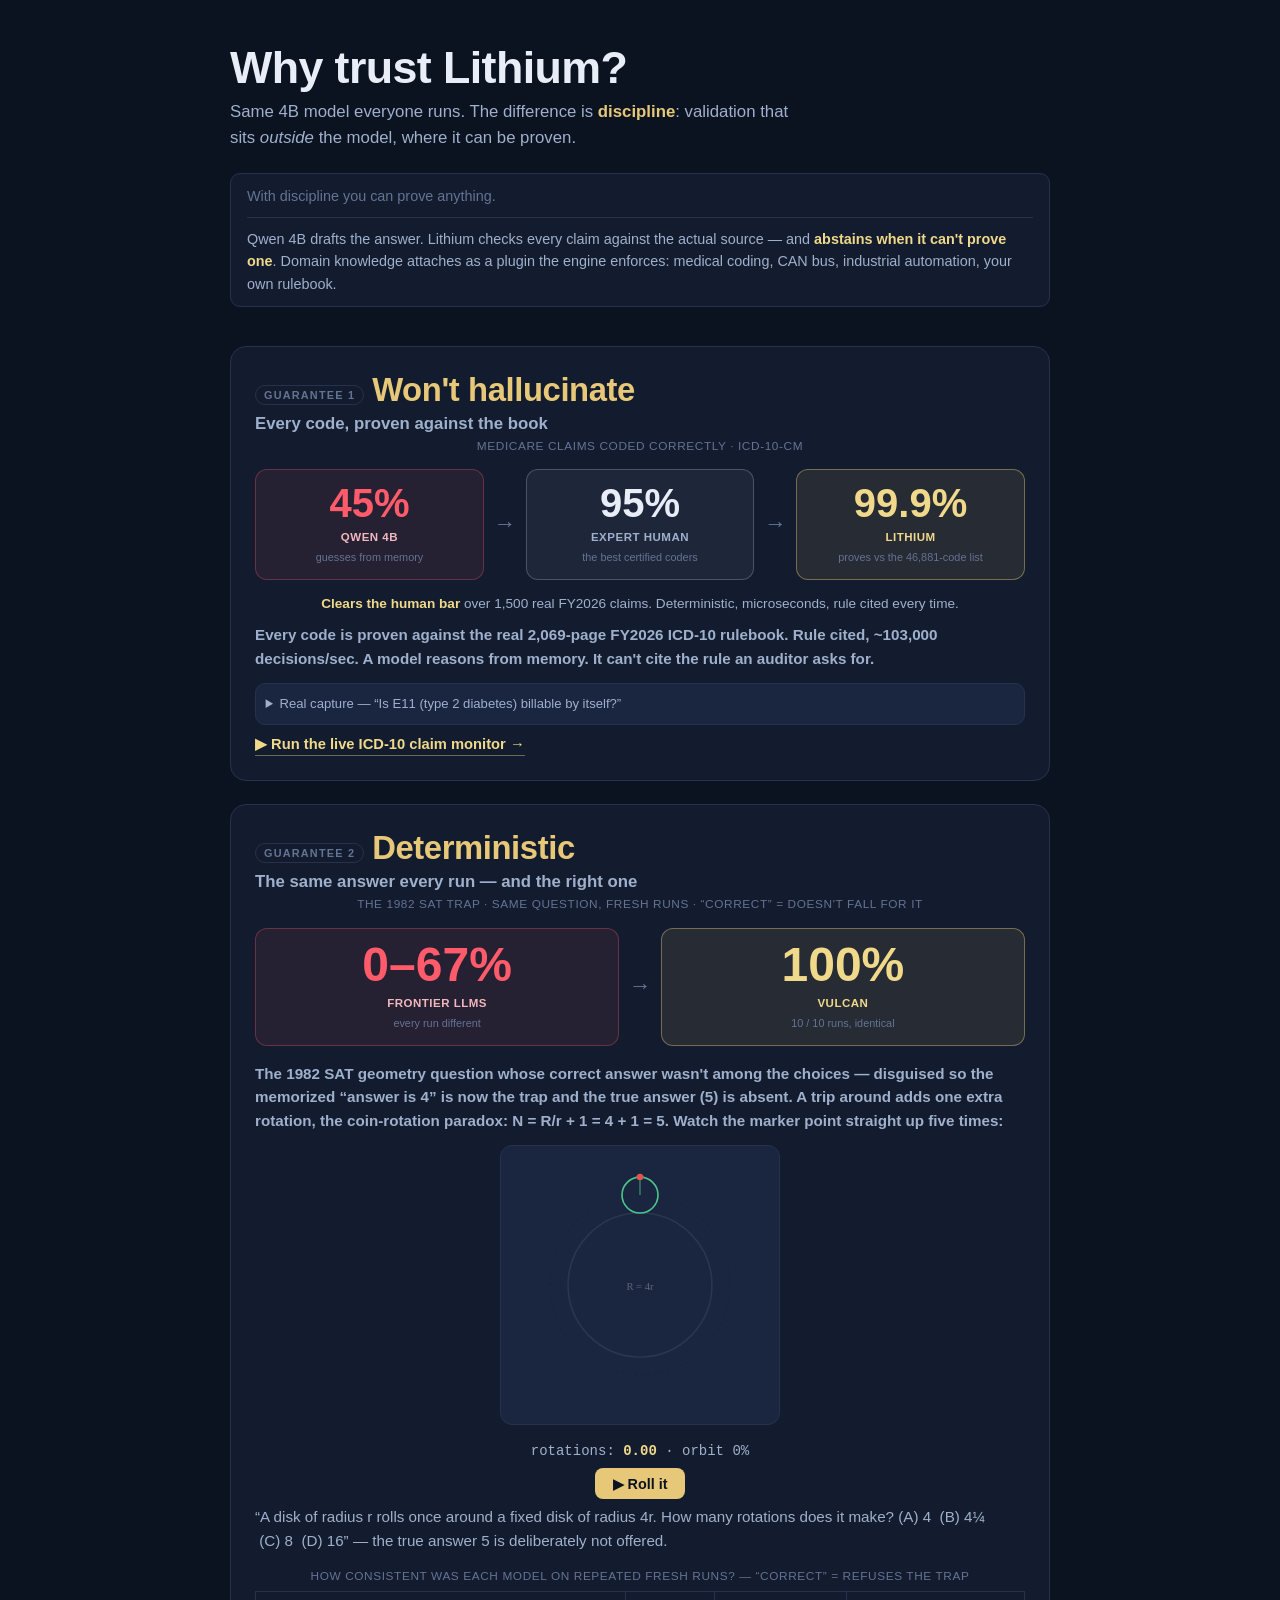
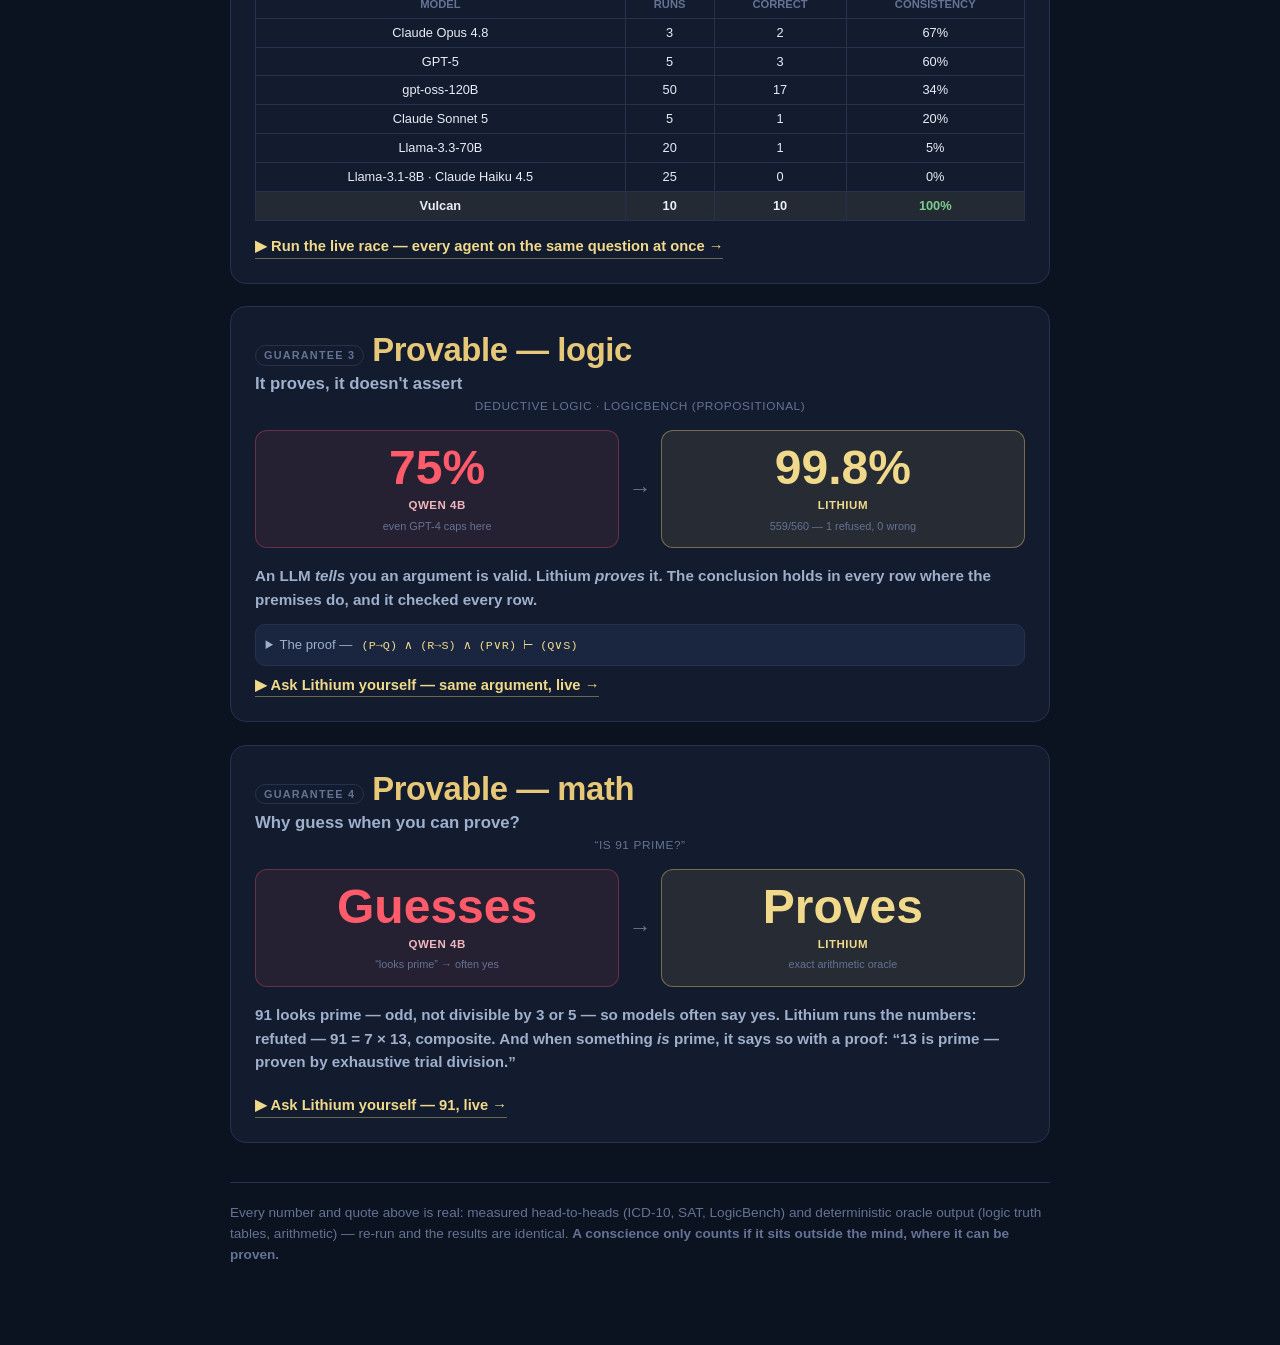
<file: demos/why-trust-lithium/index.html>
<!DOCTYPE html>
<html lang="en">
<head>
<meta charset="UTF-8" />
<meta name="viewport" content="width=device-width, initial-scale=1.0" />
<title>Why Trust Lithium — Four Guarantees</title>
<style>
  :root{
    --navy:#0b1220; --surface:#131c2e; --surface2:#1a2540; --border:#26324d;
    --text:#e8edf7; --muted:#9fb0cc; --faint:#647394;
    --gold:#e7c878; --gold2:#f0d98a; --green:#7ecb8f; --red:#ff5b6b;
  }
  *{box-sizing:border-box}
  body{margin:0;background:var(--navy);color:var(--text);
    font-family:-apple-system,BlinkMacSystemFont,"Segoe UI",Inter,sans-serif;line-height:1.55}
  .wrap{max-width:860px;margin:0 auto;padding:2.5rem 1.25rem 5rem}
  h1{font-size:clamp(1.9rem,5vw,2.8rem);margin:.2rem 0 .4rem;letter-spacing:-.6px;line-height:1.1}
  .lede{color:var(--muted);max-width:60ch;margin:0 0 1rem;font-size:1.05rem}
  .mark{color:var(--gold);font-weight:700}
  .arch{font-size:.9rem;color:var(--faint);border:1px solid var(--border);border-radius:10px;
    padding:.7rem 1rem;margin:1.4rem 0 2.4rem;background:var(--surface)}
  .arch .how{margin:.6rem 0 0;padding-top:.6rem;border-top:1px solid var(--border);color:var(--muted)}
  .arch .how b{color:var(--gold2)}
  .pillar{border:1px solid var(--border);border-radius:16px;background:var(--surface);
    padding:1.5rem 1.5rem;margin-bottom:1.4rem}
  /* The guarantee IS the claim — it leads. "Guarantee N" stays a small tag so the
     assertion beside it carries the weight, and the descriptive h2 supports rather
     than outsizes it. */
  .pillar .k{display:flex;align-items:baseline;flex-wrap:wrap;gap:.5rem;
    font-size:clamp(1.45rem,4.6vw,2.05rem);font-weight:800;letter-spacing:-.4px;
    line-height:1.15;color:var(--gold);margin:0 0 .15rem}
  .pillar .gno{font-size:.68rem;font-weight:800;letter-spacing:1.2px;text-transform:uppercase;
    color:var(--faint);border:1px solid var(--border);border-radius:999px;
    padding:.18rem .5rem;white-space:nowrap;position:relative;top:-.18em}
  .pillar h2{margin:.1rem 0 .3rem;font-size:1.05rem;font-weight:600;color:var(--muted)}
  .pillar p{color:var(--muted);margin:.2rem 0 .8rem;font-size:.95rem}
  /* topline stat comparison */
  .topline{display:grid;grid-template-columns:1fr auto 1fr;align-items:stretch;gap:.6rem;margin:.9rem 0 1rem}
  .tcell{text-align:center;padding:.8rem .5rem;border-radius:12px}
  .tcell.qw{background:rgba(255,91,107,.08);border:1px solid rgba(255,91,107,.3)}
  .tcell.hu{background:rgba(159,176,204,.08);border:1px solid rgba(159,176,204,.32)}
  .tcell.li{background:rgba(231,200,120,.09);border:1px solid rgba(231,200,120,.42)}
  .tnum{display:block;font-size:clamp(2.1rem,8vw,3rem);font-weight:800;line-height:1}
  .tcell.qw .tnum{color:var(--red)} .tcell.hu .tnum{color:var(--text)} .tcell.li .tnum{color:var(--gold2)}
  .twho{display:block;margin-top:.35rem;font-size:.72rem;font-weight:700;letter-spacing:.5px;text-transform:uppercase}
  .tcell.qw .twho{color:#f0b8bd} .tcell.hu .twho{color:var(--muted)} .tcell.li .twho{color:var(--gold2)}
  /* three-way ladder: model -> human expert -> Lithium */
  .topline.three{grid-template-columns:1fr auto 1fr auto 1fr}
  .topline.three .tnum{font-size:clamp(1.6rem,6vw,2.5rem)}
  @media (max-width:560px){
    .topline.three{grid-template-columns:1fr;gap:.45rem}
    .topline.three .tarrow{display:none}
    .topline.three .tcell{display:flex;align-items:baseline;justify-content:flex-start;gap:.6rem;text-align:left;padding:.55rem .7rem}
    .topline.three .tnum{font-size:1.7rem;min-width:3.6em}
    .topline.three .twho,.topline.three .tcap{margin-top:0}
  }
  .tcap{display:block;margin-top:.15rem;font-size:.68rem;color:var(--faint)}
  .tarrow{display:flex;align-items:center;font-size:1.4rem;color:var(--faint);font-weight:800}
  .metric{text-align:center;font-size:.74rem;color:var(--faint);text-transform:uppercase;letter-spacing:.6px;margin:-.3rem 0 .3rem}
  /* small real-capture detail */
  details.d{border:1px solid var(--border);border-radius:10px;background:var(--surface2);margin:.4rem 0 0;padding:.2rem .6rem}
  details.d summary{cursor:pointer;font-size:.82rem;color:var(--muted);padding:.4rem 0}
  .vs{display:grid;grid-template-columns:1fr 1fr;gap:.7rem;margin:.5rem 0}
  @media(max-width:600px){.vs{grid-template-columns:1fr}}
  .side{border-radius:10px;padding:.7rem .8rem;font-size:.86rem}
  .side.q{background:rgba(255,91,107,.06);border:1px solid rgba(255,91,107,.25)}
  .side.l{background:rgba(231,200,120,.06);border:1px solid rgba(231,200,120,.3)}
  .side .h{font-size:.68rem;font-weight:800;letter-spacing:.5px;text-transform:uppercase;margin-bottom:.3rem}
  .side.q .h{color:var(--red)} .side.l .h{color:var(--gold2)}
  .q .a{color:#f0b8bd} .l .a{color:var(--text)}
  table.tt{border-collapse:collapse;font-size:.8rem;margin:.4rem 0;font-variant-numeric:tabular-nums;width:100%}
  table.tt th,table.tt td{border:1px solid var(--border);padding:.25rem .5rem;text-align:center}
  table.tt th{color:var(--faint);font-size:.7rem;text-transform:uppercase}
  table.tt .ok{color:var(--green);font-weight:700}
  table.tt tr.win td{background:rgba(231,200,120,.08);font-weight:700}
  .rollwrap{text-align:center;margin:.6rem 0 .4rem}
  .rollwrap svg{background:var(--surface2);border:1px solid var(--border);border-radius:12px}
  .counter{font:14px/1.6 ui-monospace,monospace;color:var(--muted);margin:.4rem 0}
  .counter b{color:var(--gold2)}
  .rollbtn{background:var(--gold);color:var(--navy);border:none;border-radius:8px;padding:.45rem 1.1rem;font-weight:700;cursor:pointer;font-size:.9rem}
  .rollbtn:hover{background:var(--gold2)}
  code{background:var(--surface2);padding:.06rem .35rem;border-radius:5px;color:var(--gold2);font-size:.9em}
  a.demo{display:inline-block;margin-top:.5rem;color:var(--gold2);font-weight:600;text-decoration:none;border-bottom:1px solid rgba(240,217,138,.4);font-size:.92rem}
  .hook{color:var(--text);font-weight:600;font-size:.98rem;margin:.2rem 0 .3rem}
  .foot{margin-top:2.4rem;padding-top:1.2rem;border-top:1px solid var(--border);color:var(--faint);font-size:.85rem}
</style>
</head>
<body>
<div class="wrap">

  <h1>Why trust Lithium?</h1>
  <p class="lede">Same 4B model everyone runs. The difference is <span class="mark">discipline</span>:
  validation that sits <em>outside</em> the model, where it can be proven.</p>

  <div class="arch">With discipline you can prove anything.
    <p class="how">Qwen 4B drafts the answer. Lithium checks every claim against the actual source — and
    <b>abstains when it can't prove one</b>. Domain knowledge attaches as a plugin the engine enforces:
    medical coding, CAN bus, industrial automation, your own rulebook.</p>
  </div>

  <!-- 1 -->
  <section class="pillar">
    <p class="k"><span class="gno">Guarantee 1</span>Won't hallucinate</p>
    <h2>Every code, proven against the book</h2>
    <div class="metric">Medicare claims coded correctly · ICD-10-CM</div>
    <div class="topline three">
      <div class="tcell qw"><span class="tnum">45%</span><span class="twho">qwen 4B</span><span class="tcap">guesses from memory</span></div>
      <div class="tarrow">→</div>
      <div class="tcell hu"><span class="tnum">95%</span><span class="twho">expert human</span><span class="tcap">the best certified coders</span></div>
      <div class="tarrow">→</div>
      <div class="tcell li"><span class="tnum">99.9%</span><span class="twho">Lithium</span><span class="tcap">proves vs the 46,881-code list</span></div>
    </div>
    <p style="text-align:center;font-size:.85rem;color:var(--muted);margin:-.2rem 0 .6rem"><b style="color:var(--gold2)">Clears the human bar</b> over 1,500 real FY2026 claims.
    Deterministic, microseconds, rule cited every time.</p>
    <p class="hook">Every code is proven against the real 2,069-page FY2026 ICD-10 rulebook. Rule cited, ~103,000
    decisions/sec. A model reasons from memory. It can't cite the rule an auditor asks for.</p>
    <details class="d"><summary>Real capture — “Is E11 (type 2 diabetes) billable by itself?”</summary>
      <div class="vs">
        <div class="side q"><div class="h">qwen 4B — alone</div><div class="a">“No… However, E11 itself is a valid and billable code… So, yes —” <em>(contradicts itself in one breath)</em></div></div>
        <div class="side l"><div class="h">Lithium — proven</div><div class="a">Rejected — E11 is a category header; the ICD-10 rulebook requires a specific code (E11.9). Same verdict every run, rule cited.</div></div>
      </div>
    </details>
    <a class="demo" href="../icd10cm/index.html">▶ Run the live ICD-10 claim monitor →</a>
  </section>

  <!-- 2 -->
  <section class="pillar">
    <p class="k"><span class="gno">Guarantee 2</span>Deterministic</p>
    <h2>The same answer every run — and the right one</h2>
    <div class="metric">The 1982 SAT trap · same question, fresh runs · “correct” = doesn't fall for it</div>
    <div class="topline">
      <div class="tcell qw"><span class="tnum">0–67%</span><span class="twho">frontier LLMs</span><span class="tcap">every run different</span></div>
      <div class="tarrow">→</div>
      <div class="tcell li"><span class="tnum">100%</span><span class="twho">Vulcan</span><span class="tcap">10 / 10 runs, identical</span></div>
    </div>
    <p class="hook">The 1982 SAT geometry question whose correct answer wasn't among the choices — disguised so the
    memorized “answer is 4” is now the trap and the true answer (<b>5</b>) is absent. A trip around adds one extra
    rotation, the coin-rotation paradox: <b>N = R/r + 1 = 4 + 1 = 5</b>. Watch the marker point straight up five times:</p>

    <div class="rollwrap">
      <svg id="diag" viewBox="0 0 340 340" width="280" height="280" style="max-width:100%">
        <circle cx="170" cy="170" r="88" fill="none" stroke="#2a3550" stroke-width="2"/>
        <circle cx="170" cy="170" r="110" fill="none" stroke="#1a2233" stroke-width="1" stroke-dasharray="3 5"/>
        <text x="170" y="176" text-anchor="middle" fill="#5c6675" font-size="13" font-family="ui-monospace">R = 4r</text>
        <g id="roller">
          <circle id="smallc" r="22" fill="none" stroke="#4cc38a" stroke-width="2"/>
          <line id="spoke" stroke="#4cc38a" stroke-width="1.5" opacity=".7"/>
          <circle id="marker" r="4" fill="#e5534b"/>
        </g>
      </svg>
      <div class="counter">rotations: <b id="rots">0.00</b> · orbit <span id="orb">0</span>%</div>
      <button id="rollBtn" class="rollbtn">▶ Roll it</button>
    </div>

    <p class="trap">“A disk of radius r rolls once around a fixed disk of radius 4r. How many rotations does it make? (A)&nbsp;4 &nbsp;(B)&nbsp;4¼ &nbsp;(C)&nbsp;8 &nbsp;(D)&nbsp;16” — the true answer 5 is deliberately not offered.</p>

    <div class="metric" style="margin-top:.9rem">How consistent was each model on repeated fresh runs? — “correct” = refuses the trap</div>
    <table class="tt">
      <tr><th>model</th><th>runs</th><th>correct</th><th>consistency</th></tr>
      <tr><td>Claude Opus 4.8</td><td>3</td><td>2</td><td>67%</td></tr>
      <tr><td>GPT-5</td><td>5</td><td>3</td><td>60%</td></tr>
      <tr><td>gpt-oss-120B</td><td>50</td><td>17</td><td>34%</td></tr>
      <tr><td>Claude Sonnet 5</td><td>5</td><td>1</td><td>20%</td></tr>
      <tr><td>Llama-3.3-70B</td><td>20</td><td>1</td><td>5%</td></tr>
      <tr><td>Llama-3.1-8B · Claude Haiku 4.5</td><td>25</td><td>0</td><td>0%</td></tr>
      <tr class="win"><td><b>Vulcan</b></td><td>10</td><td>10</td><td class="ok">100%</td></tr>
    </table>
    <a class="demo" href="../sat/index.html">▶ Run the live race — every agent on the same question at once →</a>
  </section>

  <!-- 3 -->
  <section class="pillar">
    <p class="k"><span class="gno">Guarantee 3</span>Provable — logic</p>
    <h2>It proves, it doesn't assert</h2>
    <div class="metric">Deductive logic · LogicBench (propositional)</div>
    <div class="topline">
      <div class="tcell qw"><span class="tnum">75%</span><span class="twho">qwen 4B</span><span class="tcap">even GPT-4 caps here</span></div>
      <div class="tarrow">→</div>
      <div class="tcell li"><span class="tnum">99.8%</span><span class="twho">Lithium</span><span class="tcap">559/560 — 1 refused, 0 wrong</span></div>
    </div>
    <p class="hook">An LLM <em>tells</em> you an argument is valid. Lithium <em>proves</em> it. The conclusion
    holds in every row where the premises do, and it checked every row.</p>
    <details class="d"><summary>The proof — <code>(P→Q) ∧ (R→S) ∧ (P∨R) ⊢ (Q∨S)</code></summary>
      <table class="tt">
        <tr><th>P</th><th>Q</th><th>R</th><th>S</th><th>premises</th><th>Q∨S</th><th></th></tr>
        <tr><td>0</td><td>0</td><td>1</td><td>1</td><td>true</td><td>1</td><td class="ok">✓</td></tr>
        <tr><td>0</td><td>1</td><td>1</td><td>1</td><td>true</td><td>1</td><td class="ok">✓</td></tr>
        <tr><td>1</td><td>1</td><td>0</td><td>0</td><td>true</td><td>1</td><td class="ok">✓</td></tr>
        <tr><td>1</td><td>1</td><td>0</td><td>1</td><td>true</td><td>1</td><td class="ok">✓</td></tr>
        <tr><td>1</td><td>1</td><td>1</td><td>1</td><td>true</td><td>1</td><td class="ok">✓</td></tr>
      </table>
      <div style="color:var(--green);font-weight:700;font-size:.85rem">VALID — all 16 assignments checked, no counterexample.</div>
    </details>
      <a class="demo" href="../../demo.html?q=If%20P%20then%20Q.%20If%20R%20then%20S.%20P%20or%20R.%20Does%20Q%20or%20S%20follow%3F">▶ Ask Lithium yourself — same argument, live →</a>
  </section>

  <!-- 4 -->
  <section class="pillar">
    <p class="k"><span class="gno">Guarantee 4</span>Provable — math</p>
    <h2>Why guess when you can prove?</h2>
    <div class="metric">“Is 91 prime?”</div>
    <div class="topline">
      <div class="tcell qw"><span class="tnum">Guesses</span><span class="twho">qwen 4B</span><span class="tcap">“looks prime” → often yes</span></div>
      <div class="tarrow">→</div>
      <div class="tcell li"><span class="tnum">Proves</span><span class="twho">Lithium</span><span class="tcap">exact arithmetic oracle</span></div>
    </div>
    <p class="hook">91 looks prime — odd, not divisible by 3 or 5 — so models often say yes. Lithium runs the numbers:
    <b>refuted — 91 = 7 × 13, composite.</b> And when something <em>is</em> prime, it says so with a proof:
    <b>“13 is prime — proven by exhaustive trial division.”</b></p>
      <a class="demo" href="../../demo.html?q=Is%2091%20prime%3F">▶ Ask Lithium yourself — 91, live →</a>
  </section>

  <div class="foot">
    Every number and quote above is real: measured head-to-heads (ICD-10, SAT, LogicBench) and deterministic
    oracle output (logic truth tables, arithmetic) — re-run and the results are identical.
    <b>A conscience only counts if it sits outside the mind, where it can be proven.</b>
  </div>

</div>
<script>
(function(){
  var CX=170,CY=170,ORBIT=110,SR=22,N=5,DUR=14000;
  var roller=document.getElementById('roller');
  if(!roller)return;
  var spoke=document.getElementById('spoke'),marker=document.getElementById('marker'),
      rotsEl=document.getElementById('rots'),orbEl=document.getElementById('orb');
  var rolling=false;
  function setRoll(f){
    var th=-Math.PI/2+f*2*Math.PI;
    var cx=CX+ORBIT*Math.cos(th),cy=CY+ORBIT*Math.sin(th);
    var rot=-Math.PI/2+f*N*2*Math.PI;
    var mx=cx+SR*Math.cos(rot),my=cy+SR*Math.sin(rot);
    var sc=roller.querySelector('#smallc');
    sc.setAttribute('cx',cx);sc.setAttribute('cy',cy);
    spoke.setAttribute('x1',cx);spoke.setAttribute('y1',cy);
    spoke.setAttribute('x2',mx);spoke.setAttribute('y2',my);
    marker.setAttribute('cx',mx);marker.setAttribute('cy',my);
    rotsEl.textContent=(f*N).toFixed(2);orbEl.textContent=Math.round(f*100);
  }
  setRoll(0);
  document.getElementById('rollBtn').onclick=function(){
    if(rolling)return;rolling=true;var start=performance.now();
    (function step(now){var f=Math.min(1,(now-start)/DUR);setRoll(f);if(f<1)requestAnimationFrame(step);else rolling=false;})(performance.now());
  };
})();
</script>
</body>
</html>
</file>
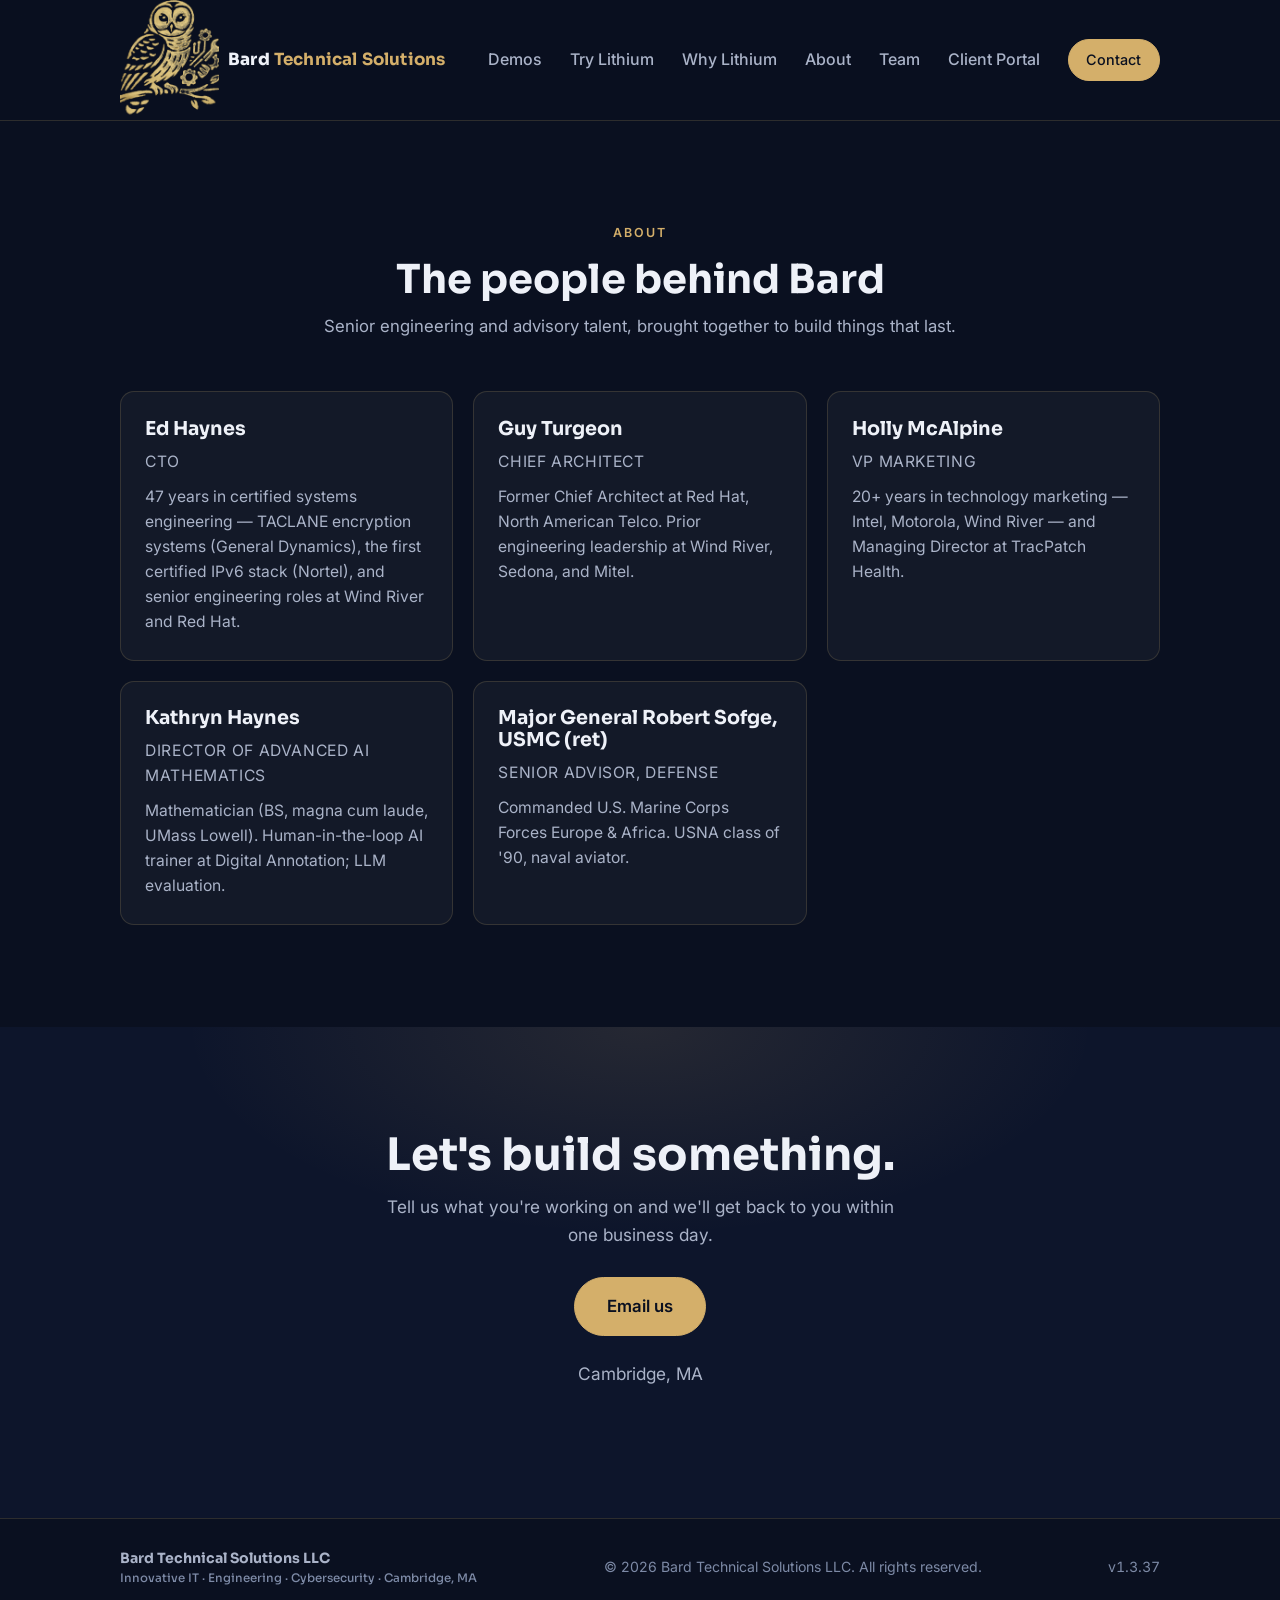
<file: team.html>
<!DOCTYPE html>
<html lang="en">
<head>
  <meta charset="UTF-8" />
  <meta name="viewport" content="width=device-width, initial-scale=1.0" />
  <title>Team — Bard Technical Solutions LLC</title>
  <meta
    name="description"
    content="The people behind Bard Technical Solutions LLC."
  />
  <meta name="theme-color" content="#0b1220" />

  <!-- Open Graph / social preview -->
  <meta property="og:title" content="Team — Bard Technical Solutions LLC" />
  <meta
    property="og:description"
    content="The people behind Bard Technical Solutions LLC."
  />
  <meta property="og:type" content="website" />

  <link rel="icon" href="assets/favicon.png" type="image/png" />
  <link rel="preconnect" href="https://fonts.googleapis.com" />
  <link rel="preconnect" href="https://fonts.gstatic.com" crossorigin />
  <link
    href="https://fonts.googleapis.com/css2?family=Inter:wght@400;500;600;700;800&family=Sora:wght@600;700;800&display=swap"
    rel="stylesheet"
  />
  <link rel="stylesheet" href="styles.css" />
</head>
<body>
  <a class="skip-link" href="#main">Skip to content</a>

  <!-- ============ Header / Nav ============ -->
  <header class="site-header" id="top">
    <div class="container nav">
      <a class="brand" href="index.html" aria-label="Bard Technical Solutions home">
        <img class="brand__mark" src="assets/owl.png" width="99" height="120" alt="" aria-hidden="true" />
        <span class="brand__text">
          Bard<span class="brand__accent"> Technical Solutions</span>
        </span>
      </a>

      <button
        class="nav__toggle"
        aria-expanded="false"
        aria-controls="nav-menu"
        aria-label="Toggle navigation menu"
      >
        <span></span><span></span><span></span>
      </button>

      <nav id="nav-menu" class="nav__menu" aria-label="Primary">
        <a href="demos/">Demos</a>
        <a href="demo.html">Try Lithium</a>
        <a href="demos/why-trust-lithium/">Why Lithium</a>
        <a href="index.html#about">About</a>
        <a href="team.html">Team</a>
        <a href="https://bard-portal-877819400319.us-central1.run.app">Client Portal</a>
        <a class="btn btn--small" href="index.html#contact">Contact</a>
      </nav>
    </div>
  </header>

  <main id="main">
    <!-- ============ Team ============ -->
    <section class="section" id="team">
      <div class="container">
        <header class="section__head">
          <p class="eyebrow">About</p>
          <h2>The people behind Bard</h2>
          <p class="section__sub">
            Senior engineering and advisory talent, brought together to build
            things that last.
          </p>
        </header>

        <div class="grid grid--cards">
          <article class="card">
            <h3>Ed Haynes</h3>
            <p class="card__role">CTO</p>
            <p>47 years in certified systems engineering — TACLANE encryption
              systems (General Dynamics), the first certified IPv6 stack
              (Nortel), and senior engineering roles at Wind River and Red
              Hat.</p>
          </article>

          <article class="card">
            <h3>Guy Turgeon</h3>
            <p class="card__role">Chief Architect</p>
            <p>Former Chief Architect at Red Hat, North American Telco.
              Prior engineering leadership at Wind River, Sedona, and
              Mitel.</p>
          </article>

          <article class="card">
            <h3>Holly McAlpine</h3>
            <p class="card__role">VP Marketing</p>
            <p>20+ years in technology marketing — Intel, Motorola, Wind
              River — and Managing Director at TracPatch Health.</p>
          </article>

          <article class="card">
            <h3>Kathryn Haynes</h3>
            <p class="card__role">Director of Advanced AI Mathematics</p>
            <p>Mathematician (BS, magna cum laude, UMass Lowell).
              Human-in-the-loop AI trainer at Digital Annotation; LLM
              evaluation.</p>
          </article>

          <article class="card">
            <h3>Major General Robert Sofge, USMC (ret)</h3>
            <p class="card__role">Senior Advisor, Defense</p>
            <p>Commanded U.S. Marine Corps Forces Europe &amp; Africa.
              USNA class of '90, naval aviator.</p>
          </article>
        </div>
      </div>
    </section>

    <!-- ============ Contact ============ -->
    <section class="section section--cta" id="contact">
      <div class="container cta">
        <h2>Let's build something.</h2>
        <p>
          Tell us what you're working on and we'll get back to you within one
          business day.
        </p>
        <div class="cta__actions">
          <a class="btn btn--lg" data-contact="email" href="#">Email us</a>
        </div>
        <p class="cta__fineprint" data-contact="address"></p>
      </div>
    </section>
  </main>

  <!-- ============ Footer ============ -->
  <footer class="site-footer">
    <div class="container footer">
      <span class="footer__brand">
        Bard Technical Solutions LLC
        <small style="display:block;font-weight:500;color:var(--text-faint);">Innovative IT · Engineering · Cybersecurity · Cambridge, MA</small>
      </span>
      <span class="footer__meta">
        © <span data-year></span> Bard Technical Solutions LLC. All rights reserved.
      </span>
      <span class="footer__version" data-version></span>
    </div>
  </footer>

  <script src="main.js"></script>
</body>
</html>
</file>
<file: styles.css>
/* ============================================================
   Bard Technical Solutions LLC — landing page styles
   Palette taken from the company business card: deep navy + gold.
   ============================================================ */

:root {
  /* Brand palette */
  --navy-900: #0a1020;
  --navy-800: #0d152b;
  --navy-700: #122046;
  --navy-600: #1a2c5a;
  --gold-300: #e7c878;
  --gold-400: #d4af6a;
  --gold-500: #cda44e;
  --gold-600: #a9842f;

  /* Semantic */
  --bg: var(--navy-900);
  --bg-alt: var(--navy-800);
  --surface: rgba(255, 255, 255, 0.04);
  --surface-hover: rgba(231, 200, 120, 0.08);
  --border: rgba(231, 200, 120, 0.16);
  --accent: var(--gold-400);
  --accent-strong: var(--gold-300);
  --text: #eef1f8;
  --text-muted: #aab3c8;
  --text-faint: #7d8aa6;

  /* Layout */
  --maxw: 1120px;
  --radius: 14px;
  --radius-sm: 10px;
  --shadow: 0 18px 50px rgba(0, 0, 0, 0.45);

  --font-sans: "Inter", system-ui, -apple-system, Segoe UI, Roboto, sans-serif;
  --font-display: "Sora", var(--font-sans);
}

/* ---------- Reset ---------- */
*,
*::before,
*::after { box-sizing: border-box; }

html { scroll-behavior: smooth; }
@media (prefers-reduced-motion: reduce) {
  html { scroll-behavior: auto; }
  * { animation: none !important; transition: none !important; }
}

body {
  margin: 0;
  font-family: var(--font-sans);
  color: var(--text);
  background: var(--bg);
  line-height: 1.6;
  -webkit-font-smoothing: antialiased;
  text-rendering: optimizeLegibility;
}

img { max-width: 100%; display: block; }
h1, h2, h3 { font-family: var(--font-display); line-height: 1.15; margin: 0; }
p { margin: 0; }
a { color: inherit; text-decoration: none; }

/* ---------- Layout helpers ---------- */
.container {
  width: 100%;
  max-width: var(--maxw);
  margin-inline: auto;
  padding-inline: clamp(1.1rem, 4vw, 2.5rem);
}

.section { padding-block: clamp(3.5rem, 8vw, 6.5rem); }
.section--alt { background: var(--bg-alt); }

.section__head {
  max-width: 640px;
  margin: 0 auto clamp(2rem, 5vw, 3.25rem);
  text-align: center;
}
.section__head h2 { font-size: clamp(1.7rem, 3.5vw, 2.5rem); margin-bottom: 0.6rem; }
.section__sub { color: var(--text-muted); font-size: 1.05rem; }

.eyebrow {
  text-transform: uppercase;
  letter-spacing: 0.16em;
  font-size: 0.78rem;
  font-weight: 600;
  color: var(--accent);
  margin-bottom: 0.85rem;
}

/* ---------- Skip link ---------- */
.skip-link {
  position: absolute;
  left: -999px;
  top: 0;
  background: var(--accent);
  color: var(--navy-900);
  padding: 0.6rem 1rem;
  border-radius: 0 0 var(--radius-sm) 0;
  font-weight: 600;
  z-index: 200;
}
.skip-link:focus { left: 0; }

/* ---------- Buttons ---------- */
.btn {
  --btn-bg: var(--accent);
  --btn-fg: var(--navy-900);
  display: inline-flex;
  align-items: center;
  justify-content: center;
  gap: 0.5rem;
  background: var(--btn-bg);
  color: var(--btn-fg);
  font-weight: 600;
  font-size: 0.98rem;
  padding: 0.8rem 1.5rem;
  border-radius: 999px;
  border: 1.5px solid var(--btn-bg);
  cursor: pointer;
  transition: transform 0.15s ease, box-shadow 0.15s ease, background 0.15s ease;
}
.btn:hover { transform: translateY(-2px); box-shadow: 0 10px 26px rgba(212, 175, 106, 0.28); }
.btn:focus-visible { outline: 3px solid var(--accent-strong); outline-offset: 3px; }

.btn--ghost {
  --btn-bg: transparent;
  --btn-fg: var(--text);
  border-color: var(--border);
}
.btn--ghost:hover { background: var(--surface-hover); box-shadow: none; border-color: var(--accent); }

.btn--small { padding: 0.55rem 1.1rem; font-size: 0.9rem; }
.btn--lg { padding: 0.95rem 2rem; font-size: 1.05rem; }

/* ---------- Splash (featured links) ---------- */
.splash {
  position: relative;
  padding-block: clamp(2.5rem, 6vw, 4rem);
  text-align: center;
  background:
    radial-gradient(900px 400px at 50% -20%, rgba(212, 175, 106, 0.16), transparent 60%),
    linear-gradient(180deg, var(--navy-800), var(--navy-900));
  border-bottom: 1px solid var(--border);
}
.splash__title {
  font-size: clamp(1.6rem, 4vw, 2.4rem);
  margin-bottom: clamp(1.5rem, 4vw, 2.25rem);
}
.splash__grid {
  display: grid;
  gap: 1.1rem;
  grid-template-columns: repeat(auto-fit, minmax(240px, 1fr));
  text-align: left;
}
.splash__card {
  display: flex;
  flex-direction: column;
  gap: 0.5rem;
  padding: 1.5rem 1.4rem;
  background: var(--surface);
  border: 1px solid var(--border);
  border-radius: var(--radius);
  transition: transform 0.18s ease, border-color 0.18s ease, background 0.18s ease;
}
.splash__card:hover { transform: translateY(-4px); border-color: var(--accent); background: var(--surface-hover); }
.splash__card:focus-visible { outline: 3px solid var(--accent-strong); outline-offset: 3px; }
.splash__icon { font-size: 1.6rem; line-height: 1; }
.splash__card h3 { font-size: 1.15rem; }
.splash__card p { color: var(--text-muted); font-size: 0.95rem; flex: 1; }
.splash__cta { margin-top: 0.35rem; font-weight: 700; color: var(--accent-strong); }

/* ---------- Header / Nav ---------- */
.site-header {
  position: sticky;
  top: 0;
  z-index: 100;
  background: rgba(10, 16, 32, 0.82);
  backdrop-filter: blur(12px);
  border-bottom: 1px solid var(--border);
}
.nav {
  display: flex;
  align-items: center;
  justify-content: space-between;
  min-height: 68px;
}
.brand { display: inline-flex; align-items: center; gap: 0.6rem; }
.brand__mark { width: auto; height: 120px; }
.brand__text { font-family: var(--font-display); font-weight: 800; font-size: 1.05rem; letter-spacing: 0.01em; }
.brand__accent { color: var(--accent); font-weight: 700; }

.nav__menu { display: flex; align-items: center; gap: 1.75rem; }
.nav__menu a { font-weight: 500; color: var(--text-muted); transition: color 0.15s ease; }
.nav__menu a:hover { color: var(--text); }
.nav__menu a.btn { color: var(--navy-900); }

.nav__toggle {
  display: none;
  flex-direction: column;
  justify-content: center;
  gap: 5px;
  width: 44px;
  height: 44px;
  background: none;
  border: 1px solid var(--border);
  border-radius: 10px;
  cursor: pointer;
}
.nav__toggle span {
  width: 20px;
  height: 2px;
  background: var(--text);
  margin-inline: auto;
  transition: transform 0.2s ease, opacity 0.2s ease;
}
.nav__toggle[aria-expanded="true"] span:nth-child(1) { transform: translateY(7px) rotate(45deg); }
.nav__toggle[aria-expanded="true"] span:nth-child(2) { opacity: 0; }
.nav__toggle[aria-expanded="true"] span:nth-child(3) { transform: translateY(-7px) rotate(-45deg); }

/* ---------- Hero ---------- */
.hero {
  position: relative;
  overflow: hidden;
  padding-block: clamp(4rem, 11vw, 8rem);
  background:
    radial-gradient(1100px 520px at 78% -10%, rgba(212, 175, 106, 0.14), transparent 60%),
    linear-gradient(180deg, var(--navy-800), var(--navy-900));
}
.hero__inner { position: relative; z-index: 2; max-width: 760px; }
.hero__title {
  font-size: clamp(2.3rem, 6vw, 4.1rem);
  letter-spacing: -0.02em;
  margin-bottom: 1.25rem;
}
.hero__lede {
  font-size: clamp(1.05rem, 2vw, 1.3rem);
  color: var(--text-muted);
  max-width: 60ch;
  margin-bottom: 2rem;
}
.hero__cta { display: flex; flex-wrap: wrap; gap: 0.9rem; margin-bottom: 2.75rem; }

.hero__stats {
  display: flex;
  flex-wrap: wrap;
  gap: clamp(1.25rem, 5vw, 3rem);
  list-style: none;
  margin: 0;
  padding: 1.5rem 0 0;
  border-top: 1px solid var(--border);
}
.hero__stats li { display: flex; flex-direction: column; }
.hero__stats strong { font-family: var(--font-display); font-size: 1.15rem; color: var(--accent-strong); }
.hero__stats span { color: var(--text-faint); font-size: 0.92rem; }

.hero__glow {
  position: absolute;
  right: -10%;
  top: -20%;
  width: 520px;
  height: 520px;
  background: radial-gradient(circle, rgba(212, 175, 106, 0.18), transparent 70%);
  filter: blur(20px);
  z-index: 1;
  pointer-events: none;
}

/* ---------- Grid / Cards ---------- */
.grid { display: grid; gap: 1.25rem; }
.grid--cards { grid-template-columns: repeat(auto-fit, minmax(250px, 1fr)); }
.grid--secondary { margin-top: 1.25rem; grid-template-columns: repeat(auto-fit, minmax(220px, 1fr)); }

.card {
  background: var(--surface);
  border: 1px solid var(--border);
  border-radius: var(--radius);
  padding: 1.6rem 1.5rem;
  transition: transform 0.18s ease, border-color 0.18s ease, background 0.18s ease;
}
.card:hover { transform: translateY(-4px); border-color: var(--accent); background: var(--surface-hover); }
.card h3 { font-size: 1.2rem; margin-bottom: 0.55rem; }
.card p { color: var(--text-muted); font-size: 0.98rem; }
.card__role { color: var(--accent); font-size: 0.85rem; letter-spacing: 0.04em; text-transform: uppercase; margin-bottom: 0.6rem; }

.card__icon {
  display: inline-flex;
  align-items: center;
  justify-content: center;
  width: 46px;
  height: 46px;
  margin-bottom: 1rem;
  border-radius: 12px;
  background: linear-gradient(135deg, rgba(231, 200, 120, 0.18), rgba(169, 132, 47, 0.1));
  border: 1px solid var(--border);
  color: var(--accent-strong);
  font-size: 1.3rem;
  font-weight: 700;
}
.card--soft { padding: 1.3rem 1.4rem; background: transparent; }
.card--soft h3 { font-size: 1.05rem; }
.card--soft p { font-size: 0.92rem; }

/* ---------- Steps / Approach ---------- */
.steps {
  list-style: none;
  margin: 0;
  padding: 0;
  display: grid;
  gap: 1.25rem;
  grid-template-columns: repeat(auto-fit, minmax(220px, 1fr));
  counter-reset: step;
}
.step {
  position: relative;
  padding: 1.6rem 1.5rem;
  background: var(--surface);
  border: 1px solid var(--border);
  border-radius: var(--radius);
}
.step__num {
  font-family: var(--font-display);
  font-size: 1.6rem;
  font-weight: 800;
  color: var(--accent);
  opacity: 0.85;
}
.step h3 { margin: 0.5rem 0 0.4rem; font-size: 1.15rem; }
.step p { color: var(--text-muted); font-size: 0.96rem; }

/* ---------- About ---------- */
.about {
  display: grid;
  gap: clamp(1.75rem, 5vw, 3.5rem);
  grid-template-columns: 1.2fr 1fr;
  align-items: start;
}
.about__text h2 { font-size: clamp(1.7rem, 3.5vw, 2.4rem); margin: 0.4rem 0 1rem; }
.about__text p { color: var(--text-muted); margin-bottom: 1rem; }
.about__values { list-style: none; margin: 0; padding: 0; display: grid; gap: 0.9rem; }
.about__values li {
  padding: 1rem 1.2rem;
  background: var(--surface);
  border: 1px solid var(--border);
  border-left: 3px solid var(--accent);
  border-radius: var(--radius-sm);
  color: var(--text-muted);
  font-size: 0.97rem;
}
.about__values strong { color: var(--text); }

/* ---------- CTA ---------- */
.section--cta {
  background:
    radial-gradient(700px 320px at 50% 0%, rgba(212, 175, 106, 0.12), transparent 65%),
    var(--bg-alt);
}
.cta { text-align: center; max-width: 620px; margin-inline: auto; }
.cta h2 { font-size: clamp(1.9rem, 4vw, 2.8rem); margin-bottom: 0.75rem; }
.cta > p { color: var(--text-muted); font-size: 1.08rem; margin-bottom: 1.75rem; }
.cta__actions { display: flex; flex-wrap: wrap; gap: 0.9rem; justify-content: center; }
.cta__fineprint { margin-top: 1.5rem; color: var(--text-faint); font-size: 0.9rem; }

/* ---------- Footer ---------- */
.site-footer { border-top: 1px solid var(--border); background: var(--navy-900); }
.footer {
  display: flex;
  flex-wrap: wrap;
  align-items: center;
  justify-content: space-between;
  gap: 0.75rem;
  padding-block: 1.75rem;
  font-size: 0.88rem;
  color: var(--text-faint);
}
.footer__brand { font-family: var(--font-display); font-weight: 700; color: var(--text-muted); }
.footer__version { font-variant-numeric: tabular-nums; }

/* ---------- Responsive nav ---------- */
@media (max-width: 760px) {
  .nav__toggle { display: flex; }
  .nav__menu {
    position: absolute;
    top: 68px;
    left: 0;
    right: 0;
    flex-direction: column;
    align-items: stretch;
    gap: 0.25rem;
    padding: 1rem clamp(1.1rem, 4vw, 2.5rem) 1.5rem;
    background: var(--navy-800);
    border-bottom: 1px solid var(--border);
    transform: translateY(-12px);
    opacity: 0;
    pointer-events: none;
    transition: transform 0.2s ease, opacity 0.2s ease;
  }
  .nav__menu[data-open="true"] { transform: translateY(0); opacity: 1; pointer-events: auto; }
  .nav__menu a { padding: 0.7rem 0.25rem; }
  .nav__menu a.btn { margin-top: 0.5rem; text-align: center; }
  .about { grid-template-columns: 1fr; }
}
</file>
